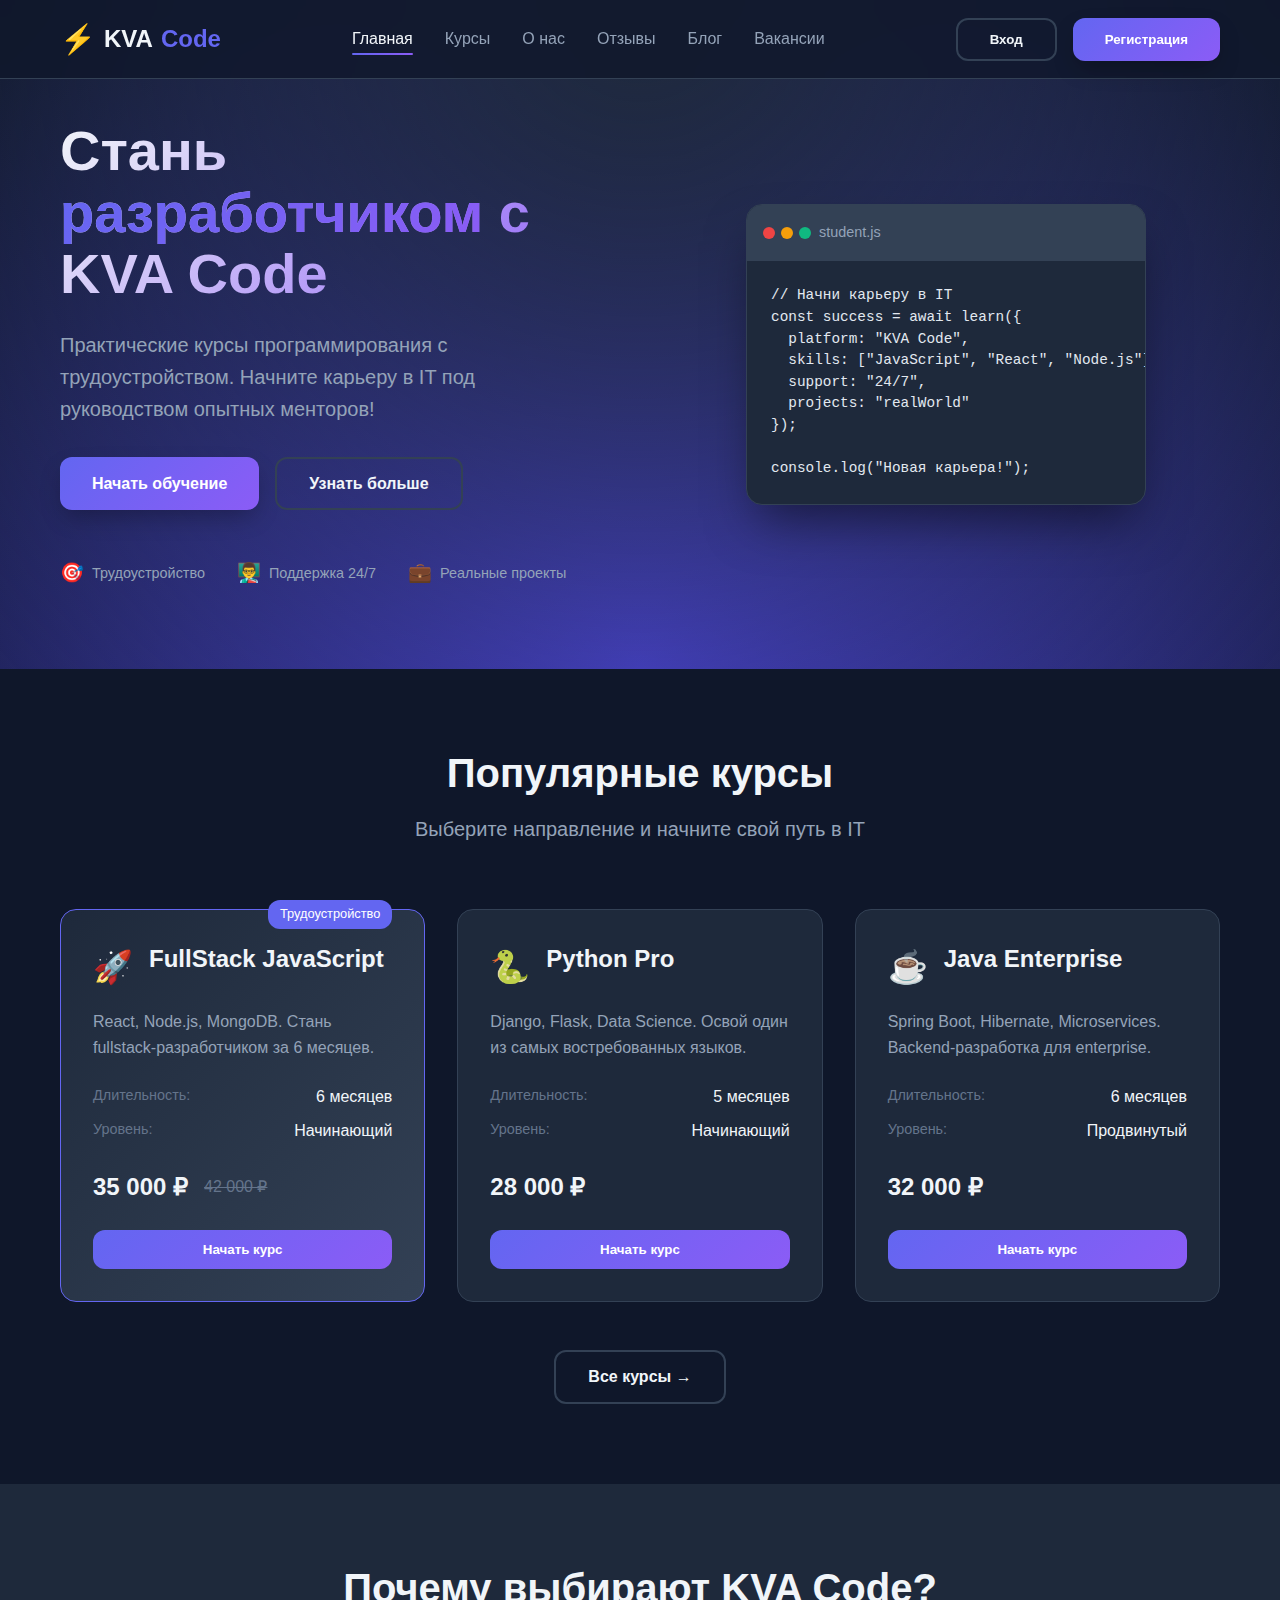
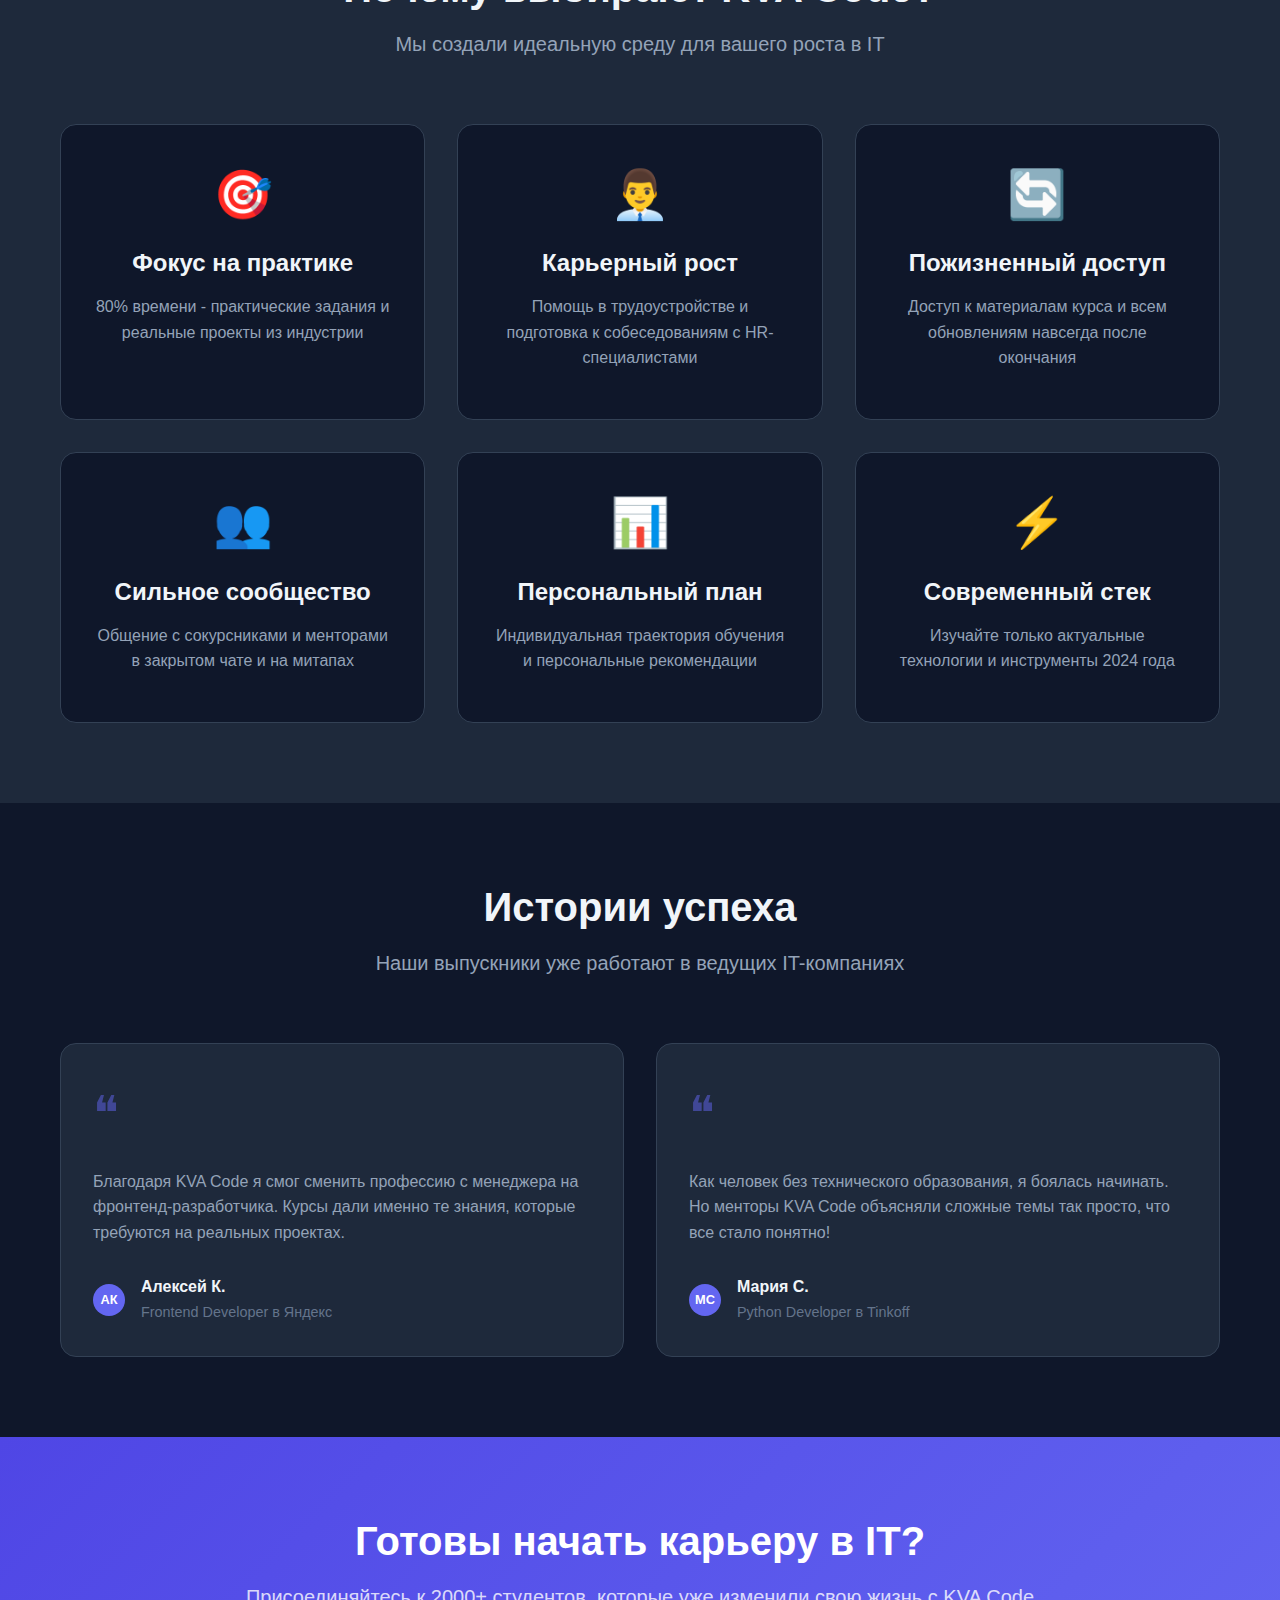
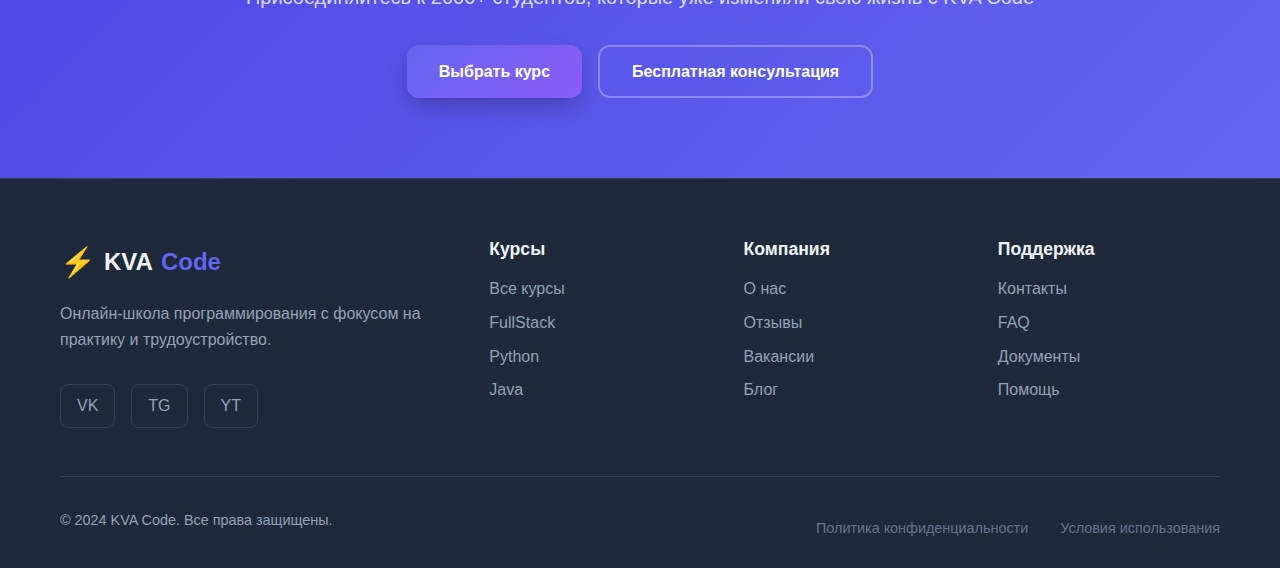
<file: проект/index.html>
<!DOCTYPE html>
<html lang="ru">
<head>
    <meta charset="UTF-8">
    <meta name="viewport" content="width=device-width, initial-scale=1.0">
    <title>KVA Code - Онлайн-обучение программированию</title>
    <link rel="stylesheet" href="style.css">
</head>
<body>
    <header>
        <div class="container">
            <div class="header-content">
                <div class="logo">
                    <div class="logo-icon">⚡</div>
                    KVA<span>Code</span>
                </div>
                <nav>
                    <ul>
                        <li><a href="index.html" class="active">Главная</a></li>
                        <li><a href="courses.html">Курсы</a></li>
                        <li><a href="about.html">О нас</a></li>
                        <li><a href="reviews.html">Отзывы</a></li>
                        <li><a href="blog.html">Блог</a></li>
                        <li><a href="vacancies.html">Вакансии</a></li>
                    </ul>
                </nav>
                <div class="auth-buttons">
                    <button id="loginBtn" class="btn-outline">Вход</button>
                    <button id="registerBtn" class="btn-primary">Регистрация</button>
                </div>
                <div class="mobile-menu-btn">
                    <span></span>
                    <span></span>
                    <span></span>
                </div>
            </div>
        </div>
    </header>

    <section class="hero">
        <div class="container">
            <div class="hero-content">
                <div class="hero-text">
                    <h1>Стань <span class="gradient-text">разработчиком</span> с KVA Code</h1>
                    <p>Практические курсы программирования с трудоустройством. Начните карьеру в IT под руководством опытных менторов!</p>
                    <div class="hero-buttons">
                        <a href="courses.html" class="btn-primary">Начать обучение</a>
                        <a href="#features" class="btn-outline">Узнать больше</a>
                    </div>
                    <div class="hero-features">
                        <div class="feature">
                            <div class="feature-icon">🎯</div>
                            <span>Трудоустройство</span>
                        </div>
                        <div class="feature">
                            <div class="feature-icon">👨‍🏫</div>
                            <span>Поддержка 24/7</span>
                        </div>
                        <div class="feature">
                            <div class="feature-icon">💼</div>
                            <span>Реальные проекты</span>
                        </div>
                    </div>
                </div>
                <div class="hero-visual">
                    <div class="code-window">
                        <div class="window-header">
                            <div class="window-dots">
                                <span></span>
                                <span></span>
                                <span></span>
                            </div>
                            <span class="window-title">student.js</span>
                        </div>
                        <div class="code-content">
                            <pre><code>// Начни карьеру в IT
const success = await learn({
  platform: "KVA Code",
  skills: ["JavaScript", "React", "Node.js"],
  support: "24/7",
  projects: "realWorld"
});

console.log("Новая карьера!");</code></pre>
                        </div>
                    </div>
                </div>
            </div>
        </div>
    </section>

    <section class="courses-preview" id="courses">
        <div class="container">
            <div class="section-header">
                <h2>Популярные курсы</h2>
                <p>Выберите направление и начните свой путь в IT</p>
            </div>
            <div class="courses-grid">
                <div class="course-card featured">
                    <div class="course-badge">Трудоустройство</div>
                    <div class="course-header">
                        <div class="course-icon">🚀</div>
                        <h3>FullStack JavaScript</h3>
                    </div>
                    <p>React, Node.js, MongoDB. Стань fullstack-разработчиком за 6 месяцев.</p>
                    <div class="course-meta">
                        <div class="meta-item">
                            <span class="meta-label">Длительность:</span>
                            <span class="meta-value">6 месяцев</span>
                        </div>
                        <div class="meta-item">
                            <span class="meta-label">Уровень:</span>
                            <span class="meta-value">Начинающий</span>
                        </div>
                    </div>
                    <div class="course-price">
                        <span class="price">35 000 ₽</span>
                        <span class="price-old">42 000 ₽</span>
                    </div>
                    <button class="btn-course">Начать курс</button>
                </div>

                <div class="course-card">
                    <div class="course-header">
                        <div class="course-icon">🐍</div>
                        <h3>Python Pro</h3>
                    </div>
                    <p>Django, Flask, Data Science. Освой один из самых востребованных языков.</p>
                    <div class="course-meta">
                        <div class="meta-item">
                            <span class="meta-label">Длительность:</span>
                            <span class="meta-value">5 месяцев</span>
                        </div>
                        <div class="meta-item">
                            <span class="meta-label">Уровень:</span>
                            <span class="meta-value">Начинающий</span>
                        </div>
                    </div>
                    <div class="course-price">
                        <span class="price">28 000 ₽</span>
                    </div>
                    <button class="btn-course">Начать курс</button>
                </div>

                <div class="course-card">
                    <div class="course-header">
                        <div class="course-icon">☕</div>
                        <h3>Java Enterprise</h3>
                    </div>
                    <p>Spring Boot, Hibernate, Microservices. Backend-разработка для enterprise.</p>
                    <div class="course-meta">
                        <div class="meta-item">
                            <span class="meta-label">Длительность:</span>
                            <span class="meta-value">6 месяцев</span>
                        </div>
                        <div class="meta-item">
                            <span class="meta-label">Уровень:</span>
                            <span class="meta-value">Продвинутый</span>
                        </div>
                    </div>
                    <div class="course-price">
                        <span class="price">32 000 ₽</span>
                    </div>
                    <button class="btn-course">Начать курс</button>
                </div>
            </div>
            <div class="section-footer">
                <a href="courses.html" class="btn-outline">Все курсы →</a>
            </div>
        </div>
    </section>

    <section class="features" id="features">
        <div class="container">
            <div class="section-header">
                <h2>Почему выбирают KVA Code?</h2>
                <p>Мы создали идеальную среду для вашего роста в IT</p>
            </div>
            <div class="features-grid">
                <div class="feature-card">
                    <div class="feature-icon">🎯</div>
                    <h3>Фокус на практике</h3>
                    <p>80% времени - практические задания и реальные проекты из индустрии</p>
                </div>
                <div class="feature-card">
                    <div class="feature-icon">👨‍💼</div>
                    <h3>Карьерный рост</h3>
                    <p>Помощь в трудоустройстве и подготовка к собеседованиям с HR-специалистами</p>
                </div>
                <div class="feature-card">
                    <div class="feature-icon">🔄</div>
                    <h3>Пожизненный доступ</h3>
                    <p>Доступ к материалам курса и всем обновлениям навсегда после окончания</p>
                </div>
                <div class="feature-card">
                    <div class="feature-icon">👥</div>
                    <h3>Сильное сообщество</h3>
                    <p>Общение с сокурсниками и менторами в закрытом чате и на митапах</p>
                </div>
                <div class="feature-card">
                    <div class="feature-icon">📊</div>
                    <h3>Персональный план</h3>
                    <p>Индивидуальная траектория обучения и персональные рекомендации</p>
                </div>
                <div class="feature-card">
                    <div class="feature-icon">⚡</div>
                    <h3>Современный стек</h3>
                    <p>Изучайте только актуальные технологии и инструменты 2024 года</p>
                </div>
            </div>
        </div>
    </section>

    <section class="testimonials">
        <div class="container">
            <div class="section-header">
                <h2>Истории успеха</h2>
                <p>Наши выпускники уже работают в ведущих IT-компаниях</p>
            </div>
            <div class="testimonials-grid">
                <div class="testimonial-card">
                    <div class="testimonial-content">
                        <div class="quote-icon">❝</div>
                        <p>Благодаря KVA Code я смог сменить профессию с менеджера на фронтенд-разработчика. Курсы дали именно те знания, которые требуются на реальных проектах.</p>
                    </div>
                    <div class="testimonial-author">
                        <div class="author-avatar">АК</div>
                        <div class="author-info">
                            <h4>Алексей К.</h4>
                            <p>Frontend Developer в Яндекс</p>
                        </div>
                    </div>
                </div>
                <div class="testimonial-card">
                    <div class="testimonial-content">
                        <div class="quote-icon">❝</div>
                        <p>Как человек без технического образования, я боялась начинать. Но менторы KVA Code объясняли сложные темы так просто, что все стало понятно!</p>
                    </div>
                    <div class="testimonial-author">
                        <div class="author-avatar">МС</div>
                        <div class="author-info">
                            <h4>Мария С.</h4>
                            <p>Python Developer в Tinkoff</p>
                        </div>
                    </div>
                </div>
            </div>
        </div>
    </section>

    <section class="cta">
        <div class="container">
            <div class="cta-content">
                <h2>Готовы начать карьеру в IT?</h2>
                <p>Присоединяйтесь к 2000+ студентов, которые уже изменили свою жизнь с KVA Code</p>
                <div class="cta-buttons">
                    <a href="courses.html" class="btn-primary">Выбрать курс</a>
                    <a href="contact.html" class="btn-outline">Бесплатная консультация</a>
                </div>
            </div>
        </div>
    </section>

    <footer>
        <div class="container">
            <div class="footer-content">
                <div class="footer-brand">
                    <div class="logo">
                        <div class="logo-icon">⚡</div>
                        KVA<span>Code</span>
                    </div>
                    <p>Онлайн-школа программирования с фокусом на практику и трудоустройство.</p>
                    <div class="social-links">
                        <a href="#" class="social-link">VK</a>
                        <a href="#" class="social-link">TG</a>
                        <a href="#" class="social-link">YT</a>
                    </div>
                </div>
                <div class="footer-links">
                    <div class="link-group">
                        <h3>Курсы</h3>
                        <a href="courses.html">Все курсы</a>
                        <a href="#">FullStack</a>
                        <a href="#">Python</a>
                        <a href="#">Java</a>
                    </div>
                    <div class="link-group">
                        <h3>Компания</h3>
                        <a href="about.html">О нас</a>
                        <a href="reviews.html">Отзывы</a>
                        <a href="vacancies.html">Вакансии</a>
                        <a href="blog.html">Блог</a>
                    </div>
                    <div class="link-group">
                        <h3>Поддержка</h3>
                        <a href="contact.html">Контакты</a>
                        <a href="faq.html">FAQ</a>
                        <a href="documents.html">Документы</a>
                        <a href="help.html">Помощь</a>
                    </div>
                </div>
            </div>
            <div class="footer-bottom">
                <p>&copy; 2024 KVA Code. Все права защищены.</p>
                <div class="footer-legal">
                    <a href="#">Политика конфиденциальности</a>
                    <a href="#">Условия использования</a>
                </div>
            </div>
        </div>
    </footer>

    <script src="script.js"></script>
</body>
</html>
</file>
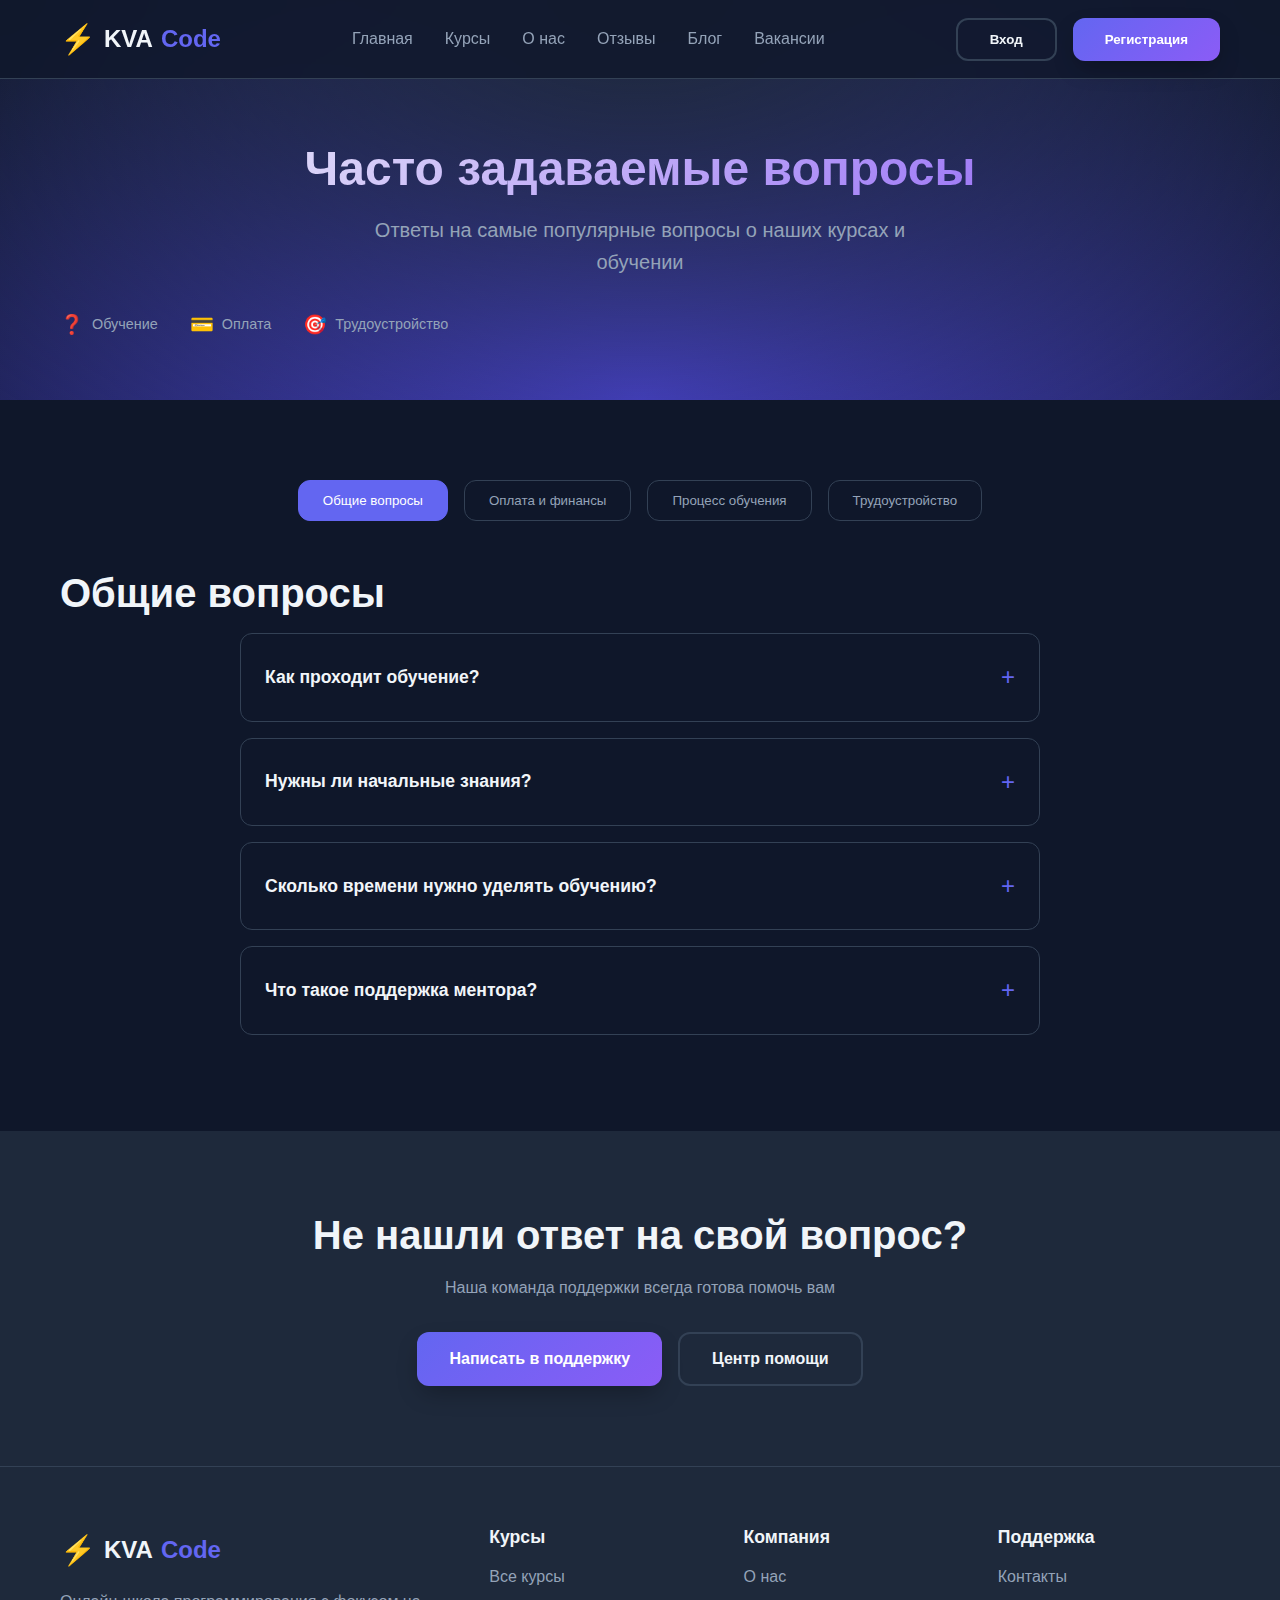
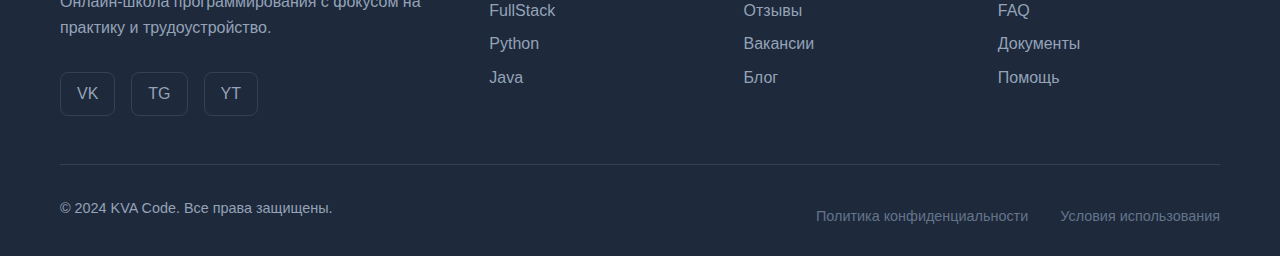
<file: проект/ faq.html>
<!DOCTYPE html>
<html lang="ru">
<head>
    <meta charset="UTF-8">
    <meta name="viewport" content="width=device-width, initial-scale=1.0">
    <title>FAQ - KVA Code</title>
    <link rel="stylesheet" href="style.css">
</head>
<body>
    <header>
        <div class="container">
            <div class="header-content">
                <div class="logo">
                    <div class="logo-icon">⚡</div>
                    KVA<span>Code</span>
                </div>
                <nav>
                    <ul>
                        <li><a href="index.html">Главная</a></li>
                        <li><a href="courses.html">Курсы</a></li>
                        <li><a href="about.html">О нас</a></li>
                        <li><a href="reviews.html">Отзывы</a></li>
                        <li><a href="blog.html">Блог</a></li>
                        <li><a href="vacancies.html">Вакансии</a></li>
                    </ul>
                </nav>
                <div class="auth-buttons">
                    <button id="loginBtn" class="btn-outline">Вход</button>
                    <button id="registerBtn" class="btn-primary">Регистрация</button>
                </div>
                <div class="mobile-menu-btn">
                    <span></span>
                    <span></span>
                    <span></span>
                </div>
            </div>
        </div>
    </header>

    <section class="page-hero">
        <div class="container">
            <div class="page-hero-content">
                <h1>Часто задаваемые вопросы</h1>
                <p>Ответы на самые популярные вопросы о наших курсах и обучении</p>
                <div class="hero-features">
                    <div class="feature">
                        <div class="feature-icon">❓</div>
                        <span>Обучение</span>
                    </div>
                    <div class="feature">
                        <div class="feature-icon">💳</div>
                        <span>Оплата</span>
                    </div>
                    <div class="feature">
                        <div class="feature-icon">🎯</div>
                        <span>Трудоустройство</span>
                    </div>
                </div>
            </div>
        </div>
    </section>

    <section class="faq-main">
        <div class="container">
            <div class="faq-categories">
                <button class="faq-category-btn active" data-category="general">Общие вопросы</button>
                <button class="faq-category-btn" data-category="payment">Оплата и финансы</button>
                <button class="faq-category-btn" data-category="learning">Процесс обучения</button>
                <button class="faq-category-btn" data-category="career">Трудоустройство</button>
            </div>

            <div class="faq-content">
                <div class="faq-section active" id="general">
                    <h2>Общие вопросы</h2>
                    <div class="faq-grid">
                        <div class="faq-item">
                            <div class="faq-question">
                                <h3>Как проходит обучение?</h3>
                                <span class="faq-toggle">+</span>
                            </div>
                            <div class="faq-answer">
                                <p>Обучение состоит из видео-уроков, практических заданий, проектов и еженедельных встреч с ментором. Все материалы доступны 24/7 в личном кабинете. Вы изучаете теорию, выполняете практические задания, получаете обратную связь от ментора и работаете над реальными проектами.</p>
                            </div>
                        </div>

                        <div class="faq-item">
                            <div class="faq-question">
                                <h3>Нужны ли начальные знания?</h3>
                                <span class="faq-toggle">+</span>
                            </div>
                            <div class="faq-answer">
                                <p>Большинство наших курсов рассчитаны на начинающих. Для продвинутых курсов мы указываем необходимые требования. Рекомендуем начать с бесплатных вводных уроков, чтобы оценить свой уровень и понять, подходит ли вам курс.</p>
                            </div>
                        </div>

                        <div class="faq-item">
                            <div class="faq-question">
                                <h3>Сколько времени нужно уделять обучению?</h3>
                                <span class="faq-toggle">+</span>
                            </div>
                            <div class="faq-answer">
                                <p>Рекомендуем уделять 10-15 часов в неделю для комфортного прохождения курса. Однако вы можете учиться в своем темпе - все материалы доступны круглосуточно. Средняя продолжительность курсов - 4-6 месяцев.</p>
                            </div>
                        </div>

                        <div class="faq-item">
                            <div class="faq-question">
                                <h3>Что такое поддержка ментора?</h3>
                                <span class="faq-toggle">+</span>
                            </div>
                            <div class="faq-answer">
                                <p>Каждому студенту назначается персональный ментор - опытный разработчик, который помогает на протяжении всего обучения. Ментор проверяет задания, отвечает на вопросы, проводит код-ревью и помогает с решением сложных задач. Поддержка доступна 24/7 в чате.</p>
                            </div>
                        </div>
                    </div>
                </div>

                <div class="faq-section" id="payment">
                    <h2>Оплата и финансы</h2>
                    <div class="faq-grid">
                        <div class="faq-item">
                            <div class="faq-question">
                                <h3>Можно ли оплатить курс в рассрочку?</h3>
                                <span class="faq-toggle">+</span>
                            </div>
                            <div class="faq-answer">
                                <p>Да, мы предоставляем рассрочку на 6-12 месяцев без первоначального взноса через наших партнеров. Подробности уточняйте у менеджера. Также доступна оплата частями для корпоративных клиентов.</p>
                            </div>
                        </div>

                        <div class="faq-item">
                            <div class="faq-question">
                                <h3>Есть ли скидки?</h3>
                                <span class="faq-toggle">+</span>
                            </div>
                            <div class="faq-answer">
                                <p>Да, мы регулярно проводим акции и предоставляем скидки студентам, выпускникам и корпоративным клиентам. Также действуют скидки при ранней записи на курс и при покупке нескольких курсов одновременно.</p>
                            </div>
                        </div>

                        <div class="faq-item">
                            <div class="faq-question">
                                <h3>Можно ли вернуть деньги?</h3>
                                <span class="faq-toggle">+</span>
                            </div>
                            <div class="faq-answer">
                                <p>Да, мы предоставляем 14-дневную гарантию возврата средств, если курс не подошел вам по каким-либо причинам. Для возврата необходимо написать в поддержку в течение 14 дней с момента оплаты.</p>
                            </div>
                        </div>
                    </div>
                </div>

                <div class="faq-section" id="learning">
                    <h2>Процесс обучения</h2>
                    <div class="faq-grid">
                        <div class="faq-item">
                            <div class="faq-question">
                                <h3>Какие проекты мы делаем во время обучения?</h3>
                                <span class="faq-toggle">+</span>
                            </div>
                            <div class="faq-answer">
                                <p>Вы будете работать над реальными проектами, которые потом можно добавить в портфолио. Например: веб-приложения, мобильные приложения, бэкенд-системы, дашборды. Все проекты максимально приближены к реальным коммерческим задачам.</p>
                            </div>
                        </div>

                        <div class="faq-item">
                            <div class="faq-question">
                                <h3>Как проходит проверка заданий?</h3>
                                <span class="faq-toggle">+</span>
                            </div>
                            <div class="faq-answer">
                                <p>Каждое задание проверяется вашим ментором в течение 24 часов. Вы получаете подробный фидбек с рекомендациями по улучшению кода. Для проектов проводится полноценное код-ревью, как в реальных IT-компаниях.</p>
                            </div>
                        </div>
                    </div>
                </div>

                <div class="faq-section" id="career">
                    <h2>Трудоустройство</h2>
                    <div class="faq-grid">
                        <div class="faq-item">
                            <div class="faq-question">
                                <h3>Есть ли гарантия трудоустройства?</h3>
                                <span class="faq-toggle">+</span>
                            </div>
                            <div class="faq-answer">
                                <p>Мы гарантируем помощь в трудоустройстве: подготовку к собеседованиям, доступ к вакансиям партнеров и карьерные консультации. 85% наших выпускников находят работу в IT в течение 3 месяцев после окончания курсов. Мы помогаем с составлением резюме, готовим к техническим собеседованиям и предоставляем доступ к базе вакансий наших партнеров.</p>
                            </div>
                        </div>

                        <div class="faq-item">
                            <div class="faq-question">
                                <h3>С какими компаниями вы сотрудничаете?</h3>
                                <span class="faq-toggle">+</span>
                            </div>
                            <div class="faq-answer">
                                <p>Мы сотрудничаем с 50+ IT-компаниями, включая Яндекс, Tinkoff, Ozon, VK, Сбер и многие другие. Наши партнеры регулярно просматривают портфолио выпускников и приглашают на собеседования.</p>
                            </div>
                        </div>
                    </div>
                </div>
            </div>
        </div>
    </section>

    <section class="contact-support">
        <div class="container">
            <div class="support-content">
                <h2>Не нашли ответ на свой вопрос?</h2>
                <p>Наша команда поддержки всегда готова помочь вам</p>
                <div class="support-buttons">
                    <a href="contact.html" class="btn-primary">Написать в поддержку</a>
                    <a href="help.html" class="btn-outline">Центр помощи</a>
                </div>
            </div>
        </div>
    </section>

    <footer>
        <div class="container">
            <div class="footer-content">
                <div class="footer-brand">
                    <div class="logo">
                        <div class="logo-icon">⚡</div>
                        KVA<span>Code</span>
                    </div>
                    <p>Онлайн-школа программирования с фокусом на практику и трудоустройство.</p>
                    <div class="social-links">
                        <a href="#" class="social-link">VK</a>
                        <a href="#" class="social-link">TG</a>
                        <a href="#" class="social-link">YT</a>
                    </div>
                </div>
                <div class="footer-links">
                    <div class="link-group">
                        <h3>Курсы</h3>
                        <a href="courses.html">Все курсы</a>
                        <a href="#">FullStack</a>
                        <a href="#">Python</a>
                        <a href="#">Java</a>
                    </div>
                    <div class="link-group">
                        <h3>Компания</h3>
                        <a href="about.html">О нас</a>
                        <a href="reviews.html">Отзывы</a>
                        <a href="vacancies.html">Вакансии</a>
                        <a href="blog.html">Блог</a>
                    </div>
                    <div class="link-group">
                        <h3>Поддержка</h3>
                        <a href="contact.html">Контакты</a>
                        <a href="faq.html">FAQ</a>
                        <a href="documents.html">Документы</a>
                        <a href="help.html">Помощь</a>
                    </div>
                </div>
            </div>
            <div class="footer-bottom">
                <p>&copy; 2024 KVA Code. Все права защищены.</p>
                <div class="footer-legal">
                    <a href="#">Политика конфиденциальности</a>
                    <a href="#">Условия использования</a>
                </div>
            </div>
        </div>
    </footer>

    <script src="script.js"></script>
</body>
</html>
</file>
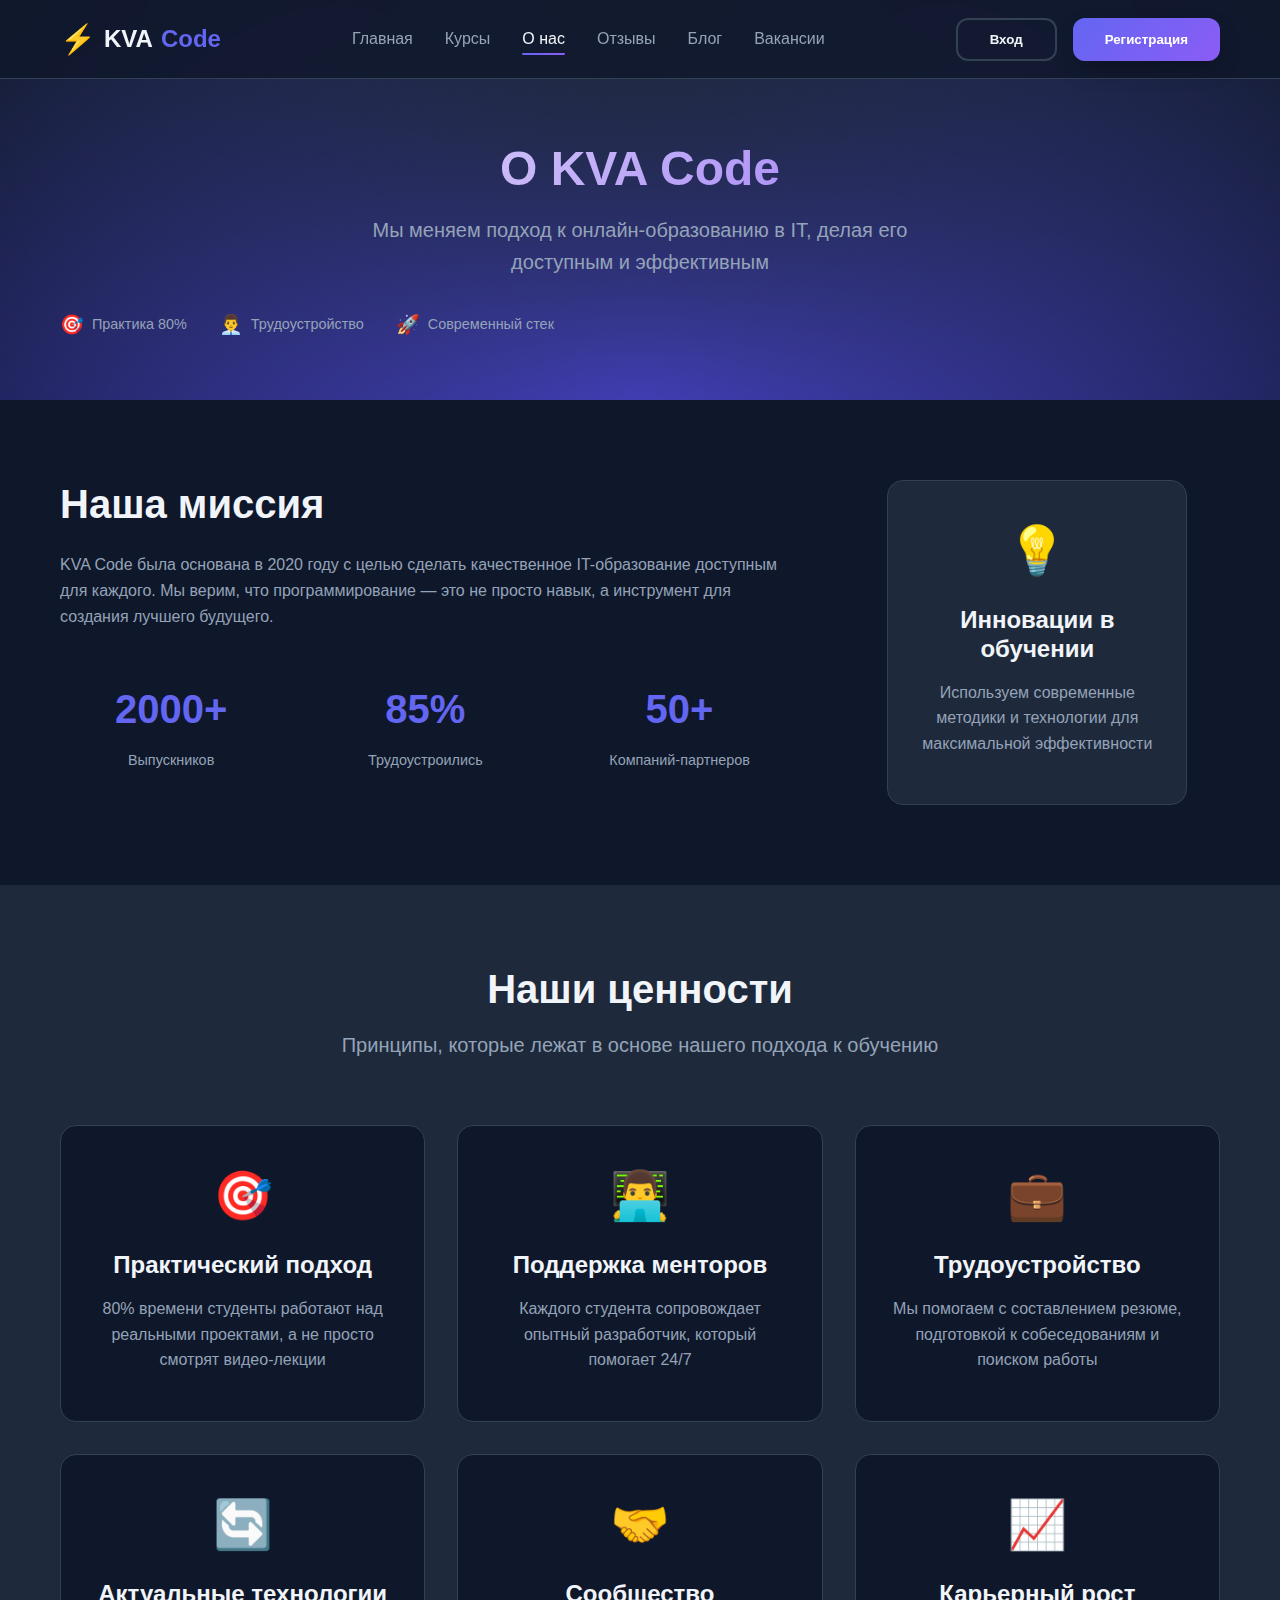
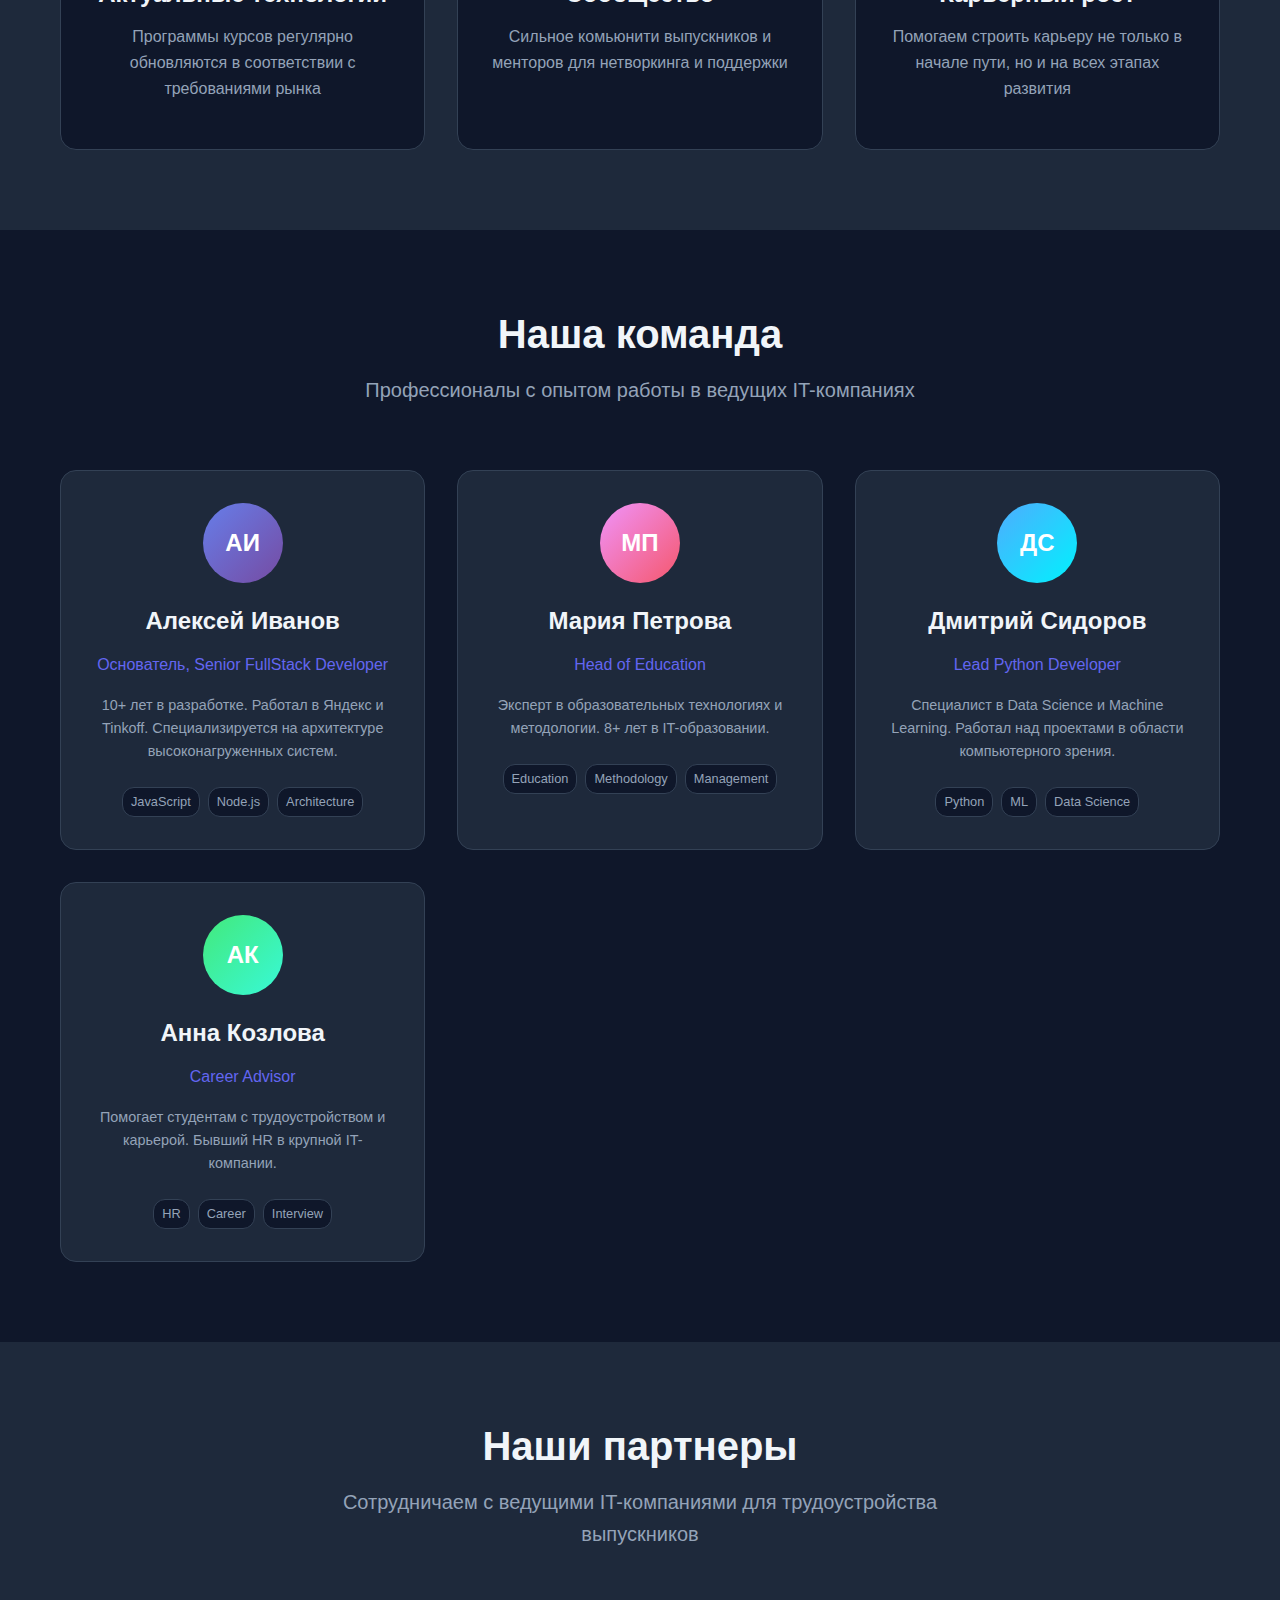
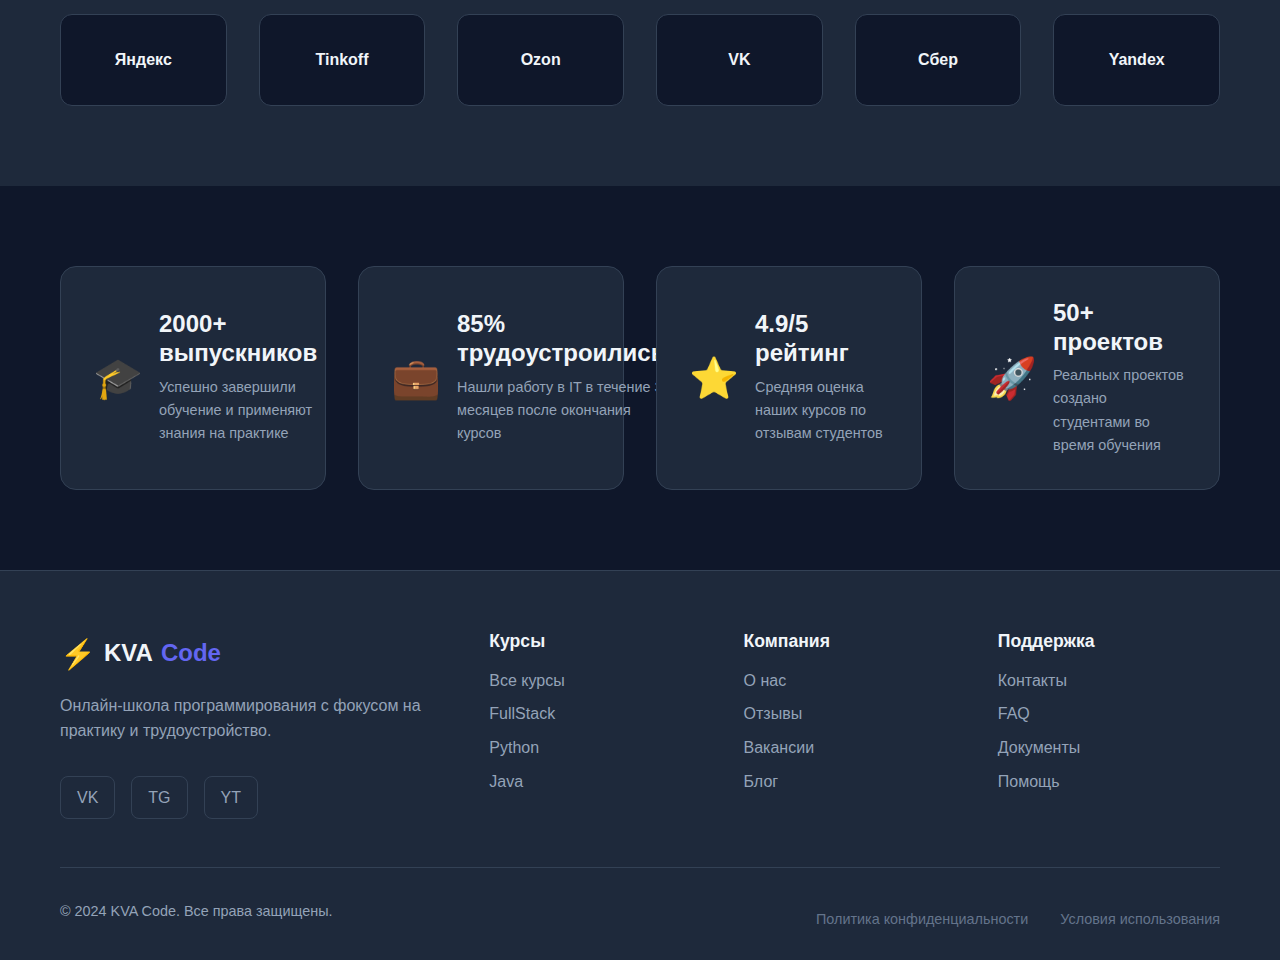
<file: проект/about.html>
<!DOCTYPE html>
<html lang="ru">
<head>
    <meta charset="UTF-8">
    <meta name="viewport" content="width=device-width, initial-scale=1.0">
    <title>О нас - KVA Code</title>
    <link rel="stylesheet" href="style.css">
</head>
<body>
    <header>
        <div class="container">
            <div class="header-content">
                <div class="logo">
                    <div class="logo-icon">⚡</div>
                    KVA<span>Code</span>
                </div>
                <nav>
                    <ul>
                        <li><a href="index.html">Главная</a></li>
                        <li><a href="courses.html">Курсы</a></li>
                        <li><a href="about.html" class="active">О нас</a></li>
                        <li><a href="reviews.html">Отзывы</a></li>
                        <li><a href="blog.html">Блог</a></li>
                        <li><a href="vacancies.html">Вакансии</a></li>
                    </ul>
                </nav>
                <div class="auth-buttons">
                    <button id="loginBtn" class="btn-outline">Вход</button>
                    <button id="registerBtn" class="btn-primary">Регистрация</button>
                </div>
                <div class="mobile-menu-btn">
                    <span></span>
                    <span></span>
                    <span></span>
                </div>
            </div>
        </div>
    </header>

    <section class="page-hero">
        <div class="container">
            <div class="page-hero-content">
                <h1>О KVA Code</h1>
                <p>Мы меняем подход к онлайн-образованию в IT, делая его доступным и эффективным</p>
                <div class="hero-features">
                    <div class="feature">
                        <div class="feature-icon">🎯</div>
                        <span>Практика 80%</span>
                    </div>
                    <div class="feature">
                        <div class="feature-icon">👨‍💼</div>
                        <span>Трудоустройство</span>
                    </div>
                    <div class="feature">
                        <div class="feature-icon">🚀</div>
                        <span>Современный стек</span>
                    </div>
                </div>
            </div>
        </div>
    </section>

    <section class="about-mission">
        <div class="container">
            <div class="mission-grid">
                <div class="mission-content">
                    <h2>Наша миссия</h2>
                    <p>KVA Code была основана в 2020 году с целью сделать качественное IT-образование доступным для каждого. Мы верим, что программирование — это не просто навык, а инструмент для создания лучшего будущего.</p>

                    <div class="mission-stats">
                        <div class="mission-stat">
                            <div class="stat-number">2000+</div>
                            <div class="stat-label">Выпускников</div>
                        </div>
                        <div class="mission-stat">
                            <div class="stat-number">85%</div>
                            <div class="stat-label">Трудоустроились</div>
                        </div>
                        <div class="mission-stat">
                            <div class="stat-number">50+</div>
                            <div class="stat-label">Компаний-партнеров</div>
                        </div>
                    </div>
                </div>
                <div class="mission-visual">
                    <div class="visual-card">
                        <div class="visual-icon">💡</div>
                        <h3>Инновации в обучении</h3>
                        <p>Используем современные методики и технологии для максимальной эффективности</p>
                    </div>
                </div>
            </div>
        </div>
    </section>

    <section class="values">
        <div class="container">
            <div class="section-header">
                <h2>Наши ценности</h2>
                <p>Принципы, которые лежат в основе нашего подхода к обучению</p>
            </div>
            <div class="values-grid">
                <div class="value-card">
                    <div class="value-icon">🎯</div>
                    <h3>Практический подход</h3>
                    <p>80% времени студенты работают над реальными проектами, а не просто смотрят видео-лекции</p>
                </div>
                <div class="value-card">
                    <div class="value-icon">👨‍💻</div>
                    <h3>Поддержка менторов</h3>
                    <p>Каждого студента сопровождает опытный разработчик, который помогает 24/7</p>
                </div>
                <div class="value-card">
                    <div class="value-icon">💼</div>
                    <h3>Трудоустройство</h3>
                    <p>Мы помогаем с составлением резюме, подготовкой к собеседованиям и поиском работы</p>
                </div>
                <div class="value-card">
                    <div class="value-icon">🔄</div>
                    <h3>Актуальные технологии</h3>
                    <p>Программы курсов регулярно обновляются в соответствии с требованиями рынка</p>
                </div>
                <div class="value-card">
                    <div class="value-icon">🤝</div>
                    <h3>Сообщество</h3>
                    <p>Сильное комьюнити выпускников и менторов для нетворкинга и поддержки</p>
                </div>
                <div class="value-card">
                    <div class="value-icon">📈</div>
                    <h3>Карьерный рост</h3>
                    <p>Помогаем строить карьеру не только в начале пути, но и на всех этапах развития</p>
                </div>
            </div>
        </div>
    </section>

    <section class="team">
        <div class="container">
            <div class="section-header">
                <h2>Наша команда</h2>
                <p>Профессионалы с опытом работы в ведущих IT-компаниях</p>
            </div>
            <div class="team-grid">
                <div class="team-member">
                    <div class="member-avatar">
                        <div class="avatar-image" style="background: linear-gradient(135deg, #667eea, #764ba2);">АИ</div>
                    </div>
                    <h3>Алексей Иванов</h3>
                    <p class="member-role">Основатель, Senior FullStack Developer</p>
                    <p class="member-bio">10+ лет в разработке. Работал в Яндекс и Tinkoff. Специализируется на архитектуре высоконагруженных систем.</p>
                    <div class="member-skills">
                        <span class="skill">JavaScript</span>
                        <span class="skill">Node.js</span>
                        <span class="skill">Architecture</span>
                    </div>
                </div>
                <div class="team-member">
                    <div class="member-avatar">
                        <div class="avatar-image" style="background: linear-gradient(135deg, #f093fb, #f5576c);">МП</div>
                    </div>
                    <h3>Мария Петрова</h3>
                    <p class="member-role">Head of Education</p>
                    <p class="member-bio">Эксперт в образовательных технологиях и методологии. 8+ лет в IT-образовании.</p>
                    <div class="member-skills">
                        <span class="skill">Education</span>
                        <span class="skill">Methodology</span>
                        <span class="skill">Management</span>
                    </div>
                </div>
                <div class="team-member">
                    <div class="member-avatar">
                        <div class="avatar-image" style="background: linear-gradient(135deg, #4facfe, #00f2fe);">ДС</div>
                    </div>
                    <h3>Дмитрий Сидоров</h3>
                    <p class="member-role">Lead Python Developer</p>
                    <p class="member-bio">Специалист в Data Science и Machine Learning. Работал над проектами в области компьютерного зрения.</p>
                    <div class="member-skills">
                        <span class="skill">Python</span>
                        <span class="skill">ML</span>
                        <span class="skill">Data Science</span>
                    </div>
                </div>
                <div class="team-member">
                    <div class="member-avatar">
                        <div class="avatar-image" style="background: linear-gradient(135deg, #43e97b, #38f9d7);">АК</div>
                    </div>
                    <h3>Анна Козлова</h3>
                    <p class="member-role">Career Advisor</p>
                    <p class="member-bio">Помогает студентам с трудоустройством и карьерой. Бывший HR в крупной IT-компании.</p>
                    <div class="member-skills">
                        <span class="skill">HR</span>
                        <span class="skill">Career</span>
                        <span class="skill">Interview</span>
                    </div>
                </div>
            </div>
        </div>
    </section>

    <section class="partners">
        <div class="container">
            <div class="section-header">
                <h2>Наши партнеры</h2>
                <p>Сотрудничаем с ведущими IT-компаниями для трудоустройства выпускников</p>
            </div>
            <div class="partners-grid">
                <div class="partner-logo">Яндекс</div>
                <div class="partner-logo">Tinkoff</div>
                <div class="partner-logo">Ozon</div>
                <div class="partner-logo">VK</div>
                <div class="partner-logo">Сбер</div>
                <div class="partner-logo">Yandex</div>
            </div>
        </div>
    </section>

    <section class="achievements">
        <div class="container">
            <div class="achievements-grid">
                <div class="achievement-card">
                    <div class="achievement-icon">🎓</div>
                    <div class="achievement-content">
                        <h3>2000+ выпускников</h3>
                        <p>Успешно завершили обучение и применяют знания на практике</p>
                    </div>
                </div>
                <div class="achievement-card">
                    <div class="achievement-icon">💼</div>
                    <div class="achievement-content">
                        <h3>85% трудоустроились</h3>
                        <p>Нашли работу в IT в течение 3 месяцев после окончания курсов</p>
                    </div>
                </div>
                <div class="achievement-card">
                    <div class="achievement-icon">⭐</div>
                    <div class="achievement-content">
                        <h3>4.9/5 рейтинг</h3>
                        <p>Средняя оценка наших курсов по отзывам студентов</p>
                    </div>
                </div>
                <div class="achievement-card">
                    <div class="achievement-icon">🚀</div>
                    <div class="achievement-content">
                        <h3>50+ проектов</h3>
                        <p>Реальных проектов создано студентами во время обучения</p>
                    </div>
                </div>
            </div>
        </div>
    </section>

    <footer>
        <div class="container">
            <div class="footer-content">
                <div class="footer-brand">
                    <div class="logo">
                        <div class="logo-icon">⚡</div>
                        KVA<span>Code</span>
                    </div>
                    <p>Онлайн-школа программирования с фокусом на практику и трудоустройство.</p>
                    <div class="social-links">
                        <a href="#" class="social-link">VK</a>
                        <a href="#" class="social-link">TG</a>
                        <a href="#" class="social-link">YT</a>
                    </div>
                </div>
                <div class="footer-links">
                    <div class="link-group">
                        <h3>Курсы</h3>
                        <a href="courses.html">Все курсы</a>
                        <a href="#">FullStack</a>
                        <a href="#">Python</a>
                        <a href="#">Java</a>
                    </div>
                    <div class="link-group">
                        <h3>Компания</h3>
                        <a href="about.html">О нас</a>
                        <a href="reviews.html">Отзывы</a>
                        <a href="vacancies.html">Вакансии</a>
                        <a href="blog.html">Блог</a>
                    </div>
                    <div class="link-group">
                        <h3>Поддержка</h3>
                        <a href="contact.html">Контакты</a>
                        <a href="faq.html">FAQ</a>
                        <a href="documents.html">Документы</a>
                        <a href="help.html">Помощь</a>
                    </div>
                </div>
            </div>
            <div class="footer-bottom">
                <p>&copy; 2024 KVA Code. Все права защищены.</p>
                <div class="footer-legal">
                    <a href="#">Политика конфиденциальности</a>
                    <a href="#">Условия использования</a>
                </div>
            </div>
        </div>
    </footer>

    <script src="script.js"></script>
</body>
</html>
</file>
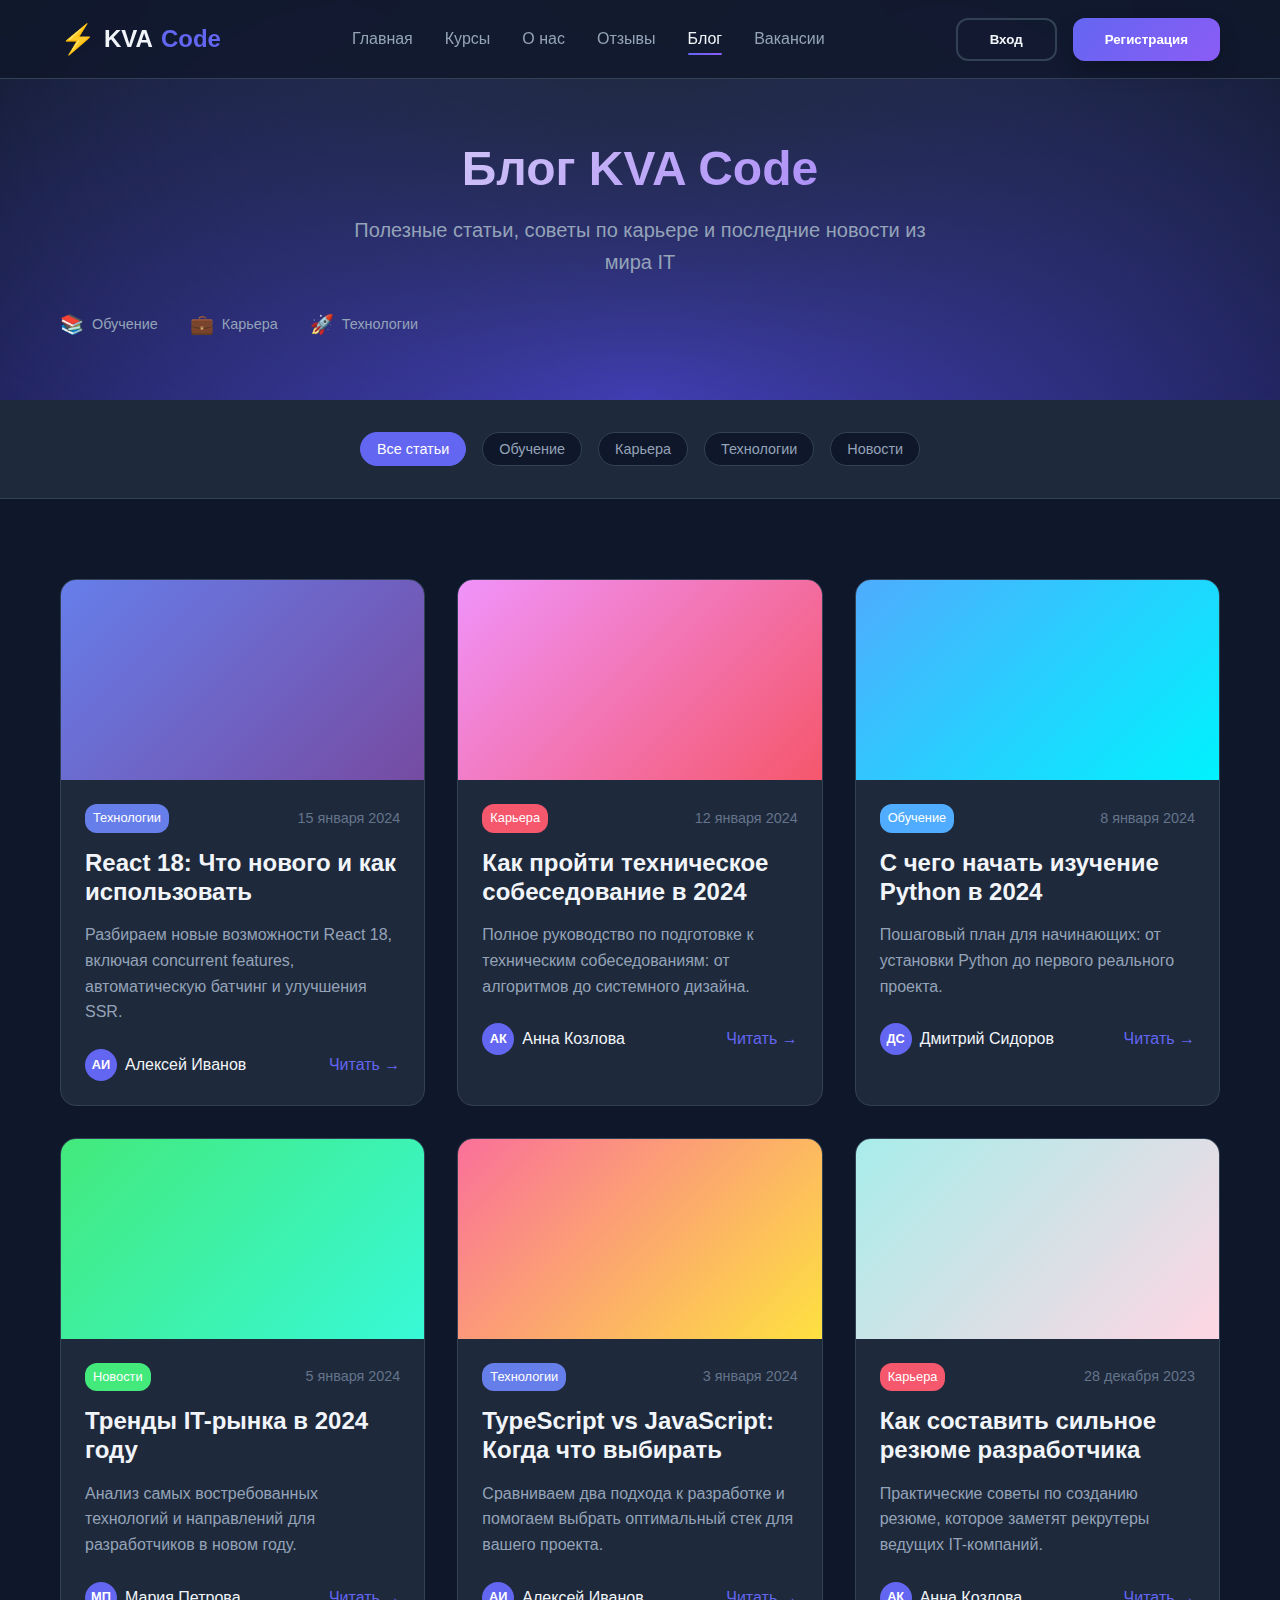
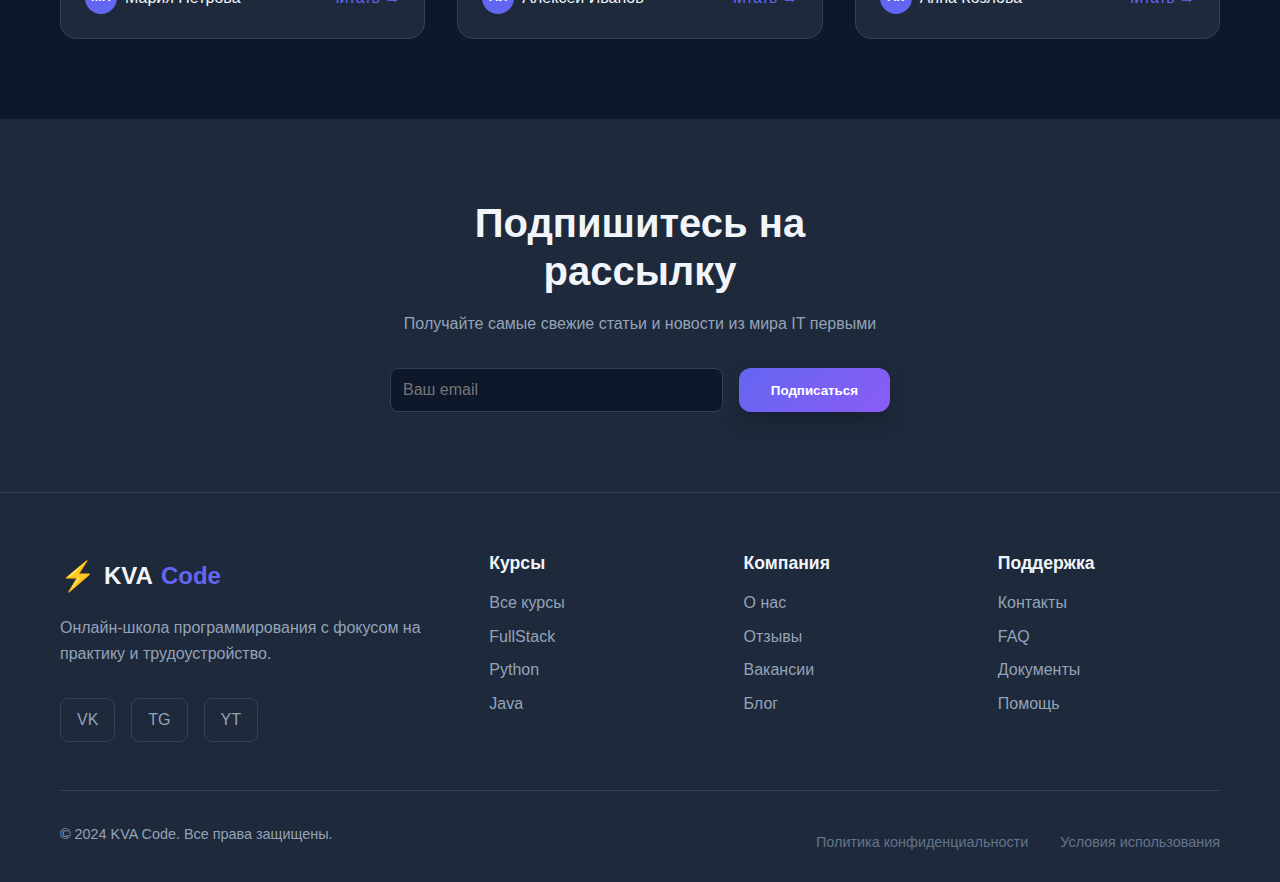
<file: проект/blog.html>
<!DOCTYPE html>
<html lang="ru">
<head>
    <meta charset="UTF-8">
    <meta name="viewport" content="width=device-width, initial-scale=1.0">
    <title>Блог - KVA Code</title>
    <link rel="stylesheet" href="style.css">
</head>
<body>
    <header>
        <div class="container">
            <div class="header-content">
                <div class="logo">
                    <div class="logo-icon">⚡</div>
                    KVA<span>Code</span>
                </div>
                <nav>
                    <ul>
                        <li><a href="index.html">Главная</a></li>
                        <li><a href="courses.html">Курсы</a></li>
                        <li><a href="about.html">О нас</a></li>
                        <li><a href="reviews.html">Отзывы</a></li>
                        <li><a href="blog.html" class="active">Блог</a></li>
                        <li><a href="vacancies.html">Вакансии</a></li>
                    </ul>
                </nav>
                <div class="auth-buttons">
                    <button id="loginBtn" class="btn-outline">Вход</button>
                    <button id="registerBtn" class="btn-primary">Регистрация</button>
                </div>
                <div class="mobile-menu-btn">
                    <span></span>
                    <span></span>
                    <span></span>
                </div>
            </div>
        </div>
    </header>

    <section class="page-hero">
        <div class="container">
            <div class="page-hero-content">
                <h1>Блог KVA Code</h1>
                <p>Полезные статьи, советы по карьере и последние новости из мира IT</p>
                <div class="hero-features">
                    <div class="feature">
                        <div class="feature-icon">📚</div>
                        <span>Обучение</span>
                    </div>
                    <div class="feature">
                        <div class="feature-icon">💼</div>
                        <span>Карьера</span>
                    </div>
                    <div class="feature">
                        <div class="feature-icon">🚀</div>
                        <span>Технологии</span>
                    </div>
                </div>
            </div>
        </div>
    </section>

    <section class="blog-categories">
        <div class="container">
            <div class="categories-filter">
                <button class="category-btn active" data-category="all">Все статьи</button>
                <button class="category-btn" data-category="learning">Обучение</button>
                <button class="category-btn" data-category="career">Карьера</button>
                <button class="category-btn" data-category="technology">Технологии</button>
                <button class="category-btn" data-category="news">Новости</button>
            </div>
        </div>
    </section>

    <section class="blog-posts">
        <div class="container">
            <div class="posts-grid">
                <article class="post-card" data-category="technology">
                    <div class="post-image">
                        <div class="image-placeholder" style="background: linear-gradient(135deg, #667eea, #764ba2);"></div>
                    </div>
                    <div class="post-content">
                        <div class="post-meta">
                            <span class="post-category technology">Технологии</span>
                            <span class="post-date">15 января 2024</span>
                        </div>
                        <h3><a href="#">React 18: Что нового и как использовать</a></h3>
                        <p>Разбираем новые возможности React 18, включая concurrent features, автоматическую батчинг и улучшения SSR.</p>
                        <div class="post-footer">
                            <div class="post-author">
                                <div class="author-avatar">АИ</div>
                                <span>Алексей Иванов</span>
                            </div>
                            <a href="#" class="read-more">Читать →</a>
                        </div>
                    </div>
                </article>

                <article class="post-card" data-category="career">
                    <div class="post-image">
                        <div class="image-placeholder" style="background: linear-gradient(135deg, #f093fb, #f5576c);"></div>
                    </div>
                    <div class="post-content">
                        <div class="post-meta">
                            <span class="post-category career">Карьера</span>
                            <span class="post-date">12 января 2024</span>
                        </div>
                        <h3><a href="#">Как пройти техническое собеседование в 2024</a></h3>
                        <p>Полное руководство по подготовке к техническим собеседованиям: от алгоритмов до системного дизайна.</p>
                        <div class="post-footer">
                            <div class="post-author">
                                <div class="author-avatar">АК</div>
                                <span>Анна Козлова</span>
                            </div>
                            <a href="#" class="read-more">Читать →</a>
                        </div>
                    </div>
                </article>

                <article class="post-card" data-category="learning">
                    <div class="post-image">
                        <div class="image-placeholder" style="background: linear-gradient(135deg, #4facfe, #00f2fe);"></div>
                    </div>
                    <div class="post-content">
                        <div class="post-meta">
                            <span class="post-category learning">Обучение</span>
                            <span class="post-date">8 января 2024</span>
                        </div>
                        <h3><a href="#">С чего начать изучение Python в 2024</a></h3>
                        <p>Пошаговый план для начинающих: от установки Python до первого реального проекта.</p>
                        <div class="post-footer">
                            <div class="post-author">
                                <div class="author-avatar">ДС</div>
                                <span>Дмитрий Сидоров</span>
                            </div>
                            <a href="#" class="read-more">Читать →</a>
                        </div>
                    </div>
                </article>

                <article class="post-card" data-category="news">
                    <div class="post-image">
                        <div class="image-placeholder" style="background: linear-gradient(135deg, #43e97b, #38f9d7);"></div>
                    </div>
                    <div class="post-content">
                        <div class="post-meta">
                            <span class="post-category news">Новости</span>
                            <span class="post-date">5 января 2024</span>
                        </div>
                        <h3><a href="#">Тренды IT-рынка в 2024 году</a></h3>
                        <p>Анализ самых востребованных технологий и направлений для разработчиков в новом году.</p>
                        <div class="post-footer">
                            <div class="post-author">
                                <div class="author-avatar">МП</div>
                                <span>Мария Петрова</span>
                            </div>
                            <a href="#" class="read-more">Читать →</a>
                        </div>
                    </div>
                </article>

                <article class="post-card" data-category="technology">
                    <div class="post-image">
                        <div class="image-placeholder" style="background: linear-gradient(135deg, #fa709a, #fee140);"></div>
                    </div>
                    <div class="post-content">
                        <div class="post-meta">
                            <span class="post-category technology">Технологии</span>
                            <span class="post-date">3 января 2024</span>
                        </div>
                        <h3><a href="#">TypeScript vs JavaScript: Когда что выбирать</a></h3>
                        <p>Сравниваем два подхода к разработке и помогаем выбрать оптимальный стек для вашего проекта.</p>
                        <div class="post-footer">
                            <div class="post-author">
                                <div class="author-avatar">АИ</div>
                                <span>Алексей Иванов</span>
                            </div>
                            <a href="#" class="read-more">Читать →</a>
                        </div>
                    </div>
                </article>

                <article class="post-card" data-category="career">
                    <div class="post-image">
                        <div class="image-placeholder" style="background: linear-gradient(135deg, #a8edea, #fed6e3);"></div>
                    </div>
                    <div class="post-content">
                        <div class="post-meta">
                            <span class="post-category career">Карьера</span>
                            <span class="post-date">28 декабря 2023</span>
                        </div>
                        <h3><a href="#">Как составить сильное резюме разработчика</a></h3>
                        <p>Практические советы по созданию резюме, которое заметят рекрутеры ведущих IT-компаний.</p>
                        <div class="post-footer">
                            <div class="post-author">
                                <div class="author-avatar">АК</div>
                                <span>Анна Козлова</span>
                            </div>
                            <a href="#" class="read-more">Читать →</a>
                        </div>
                    </div>
                </article>
            </div>
        </div>
    </section>

    <section class="newsletter">
        <div class="container">
            <div class="newsletter-content">
                <h2>Подпишитесь на рассылку</h2>
                <p>Получайте самые свежие статьи и новости из мира IT первыми</p>
                <form class="newsletter-form">
                    <input type="email" placeholder="Ваш email" required>
                    <button type="submit" class="btn-primary">Подписаться</button>
                </form>
            </div>
        </div>
    </section>

    <footer>
        <div class="container">
            <div class="footer-content">
                <div class="footer-brand">
                    <div class="logo">
                        <div class="logo-icon">⚡</div>
                        KVA<span>Code</span>
                    </div>
                    <p>Онлайн-школа программирования с фокусом на практику и трудоустройство.</p>
                    <div class="social-links">
                        <a href="#" class="social-link">VK</a>
                        <a href="#" class="social-link">TG</a>
                        <a href="#" class="social-link">YT</a>
                    </div>
                </div>
                <div class="footer-links">
                    <div class="link-group">
                        <h3>Курсы</h3>
                        <a href="courses.html">Все курсы</a>
                        <a href="#">FullStack</a>
                        <a href="#">Python</a>
                        <a href="#">Java</a>
                    </div>
                    <div class="link-group">
                        <h3>Компания</h3>
                        <a href="about.html">О нас</a>
                        <a href="reviews.html">Отзывы</a>
                        <a href="vacancies.html">Вакансии</a>
                        <a href="blog.html">Блог</a>
                    </div>
                    <div class="link-group">
                        <h3>Поддержка</h3>
                        <a href="contact.html">Контакты</a>
                        <a href="faq.html">FAQ</a>
                        <a href="documents.html">Документы</a>
                        <a href="help.html">Помощь</a>
                    </div>
                </div>
            </div>
            <div class="footer-bottom">
                <p>&copy; 2024 KVA Code. Все права защищены.</p>
                <div class="footer-legal">
                    <a href="#">Политика конфиденциальности</a>
                    <a href="#">Условия использования</a>
                </div>
            </div>
        </div>
    </footer>

    <script src="script.js"></script>
</body>
</html>
</file>
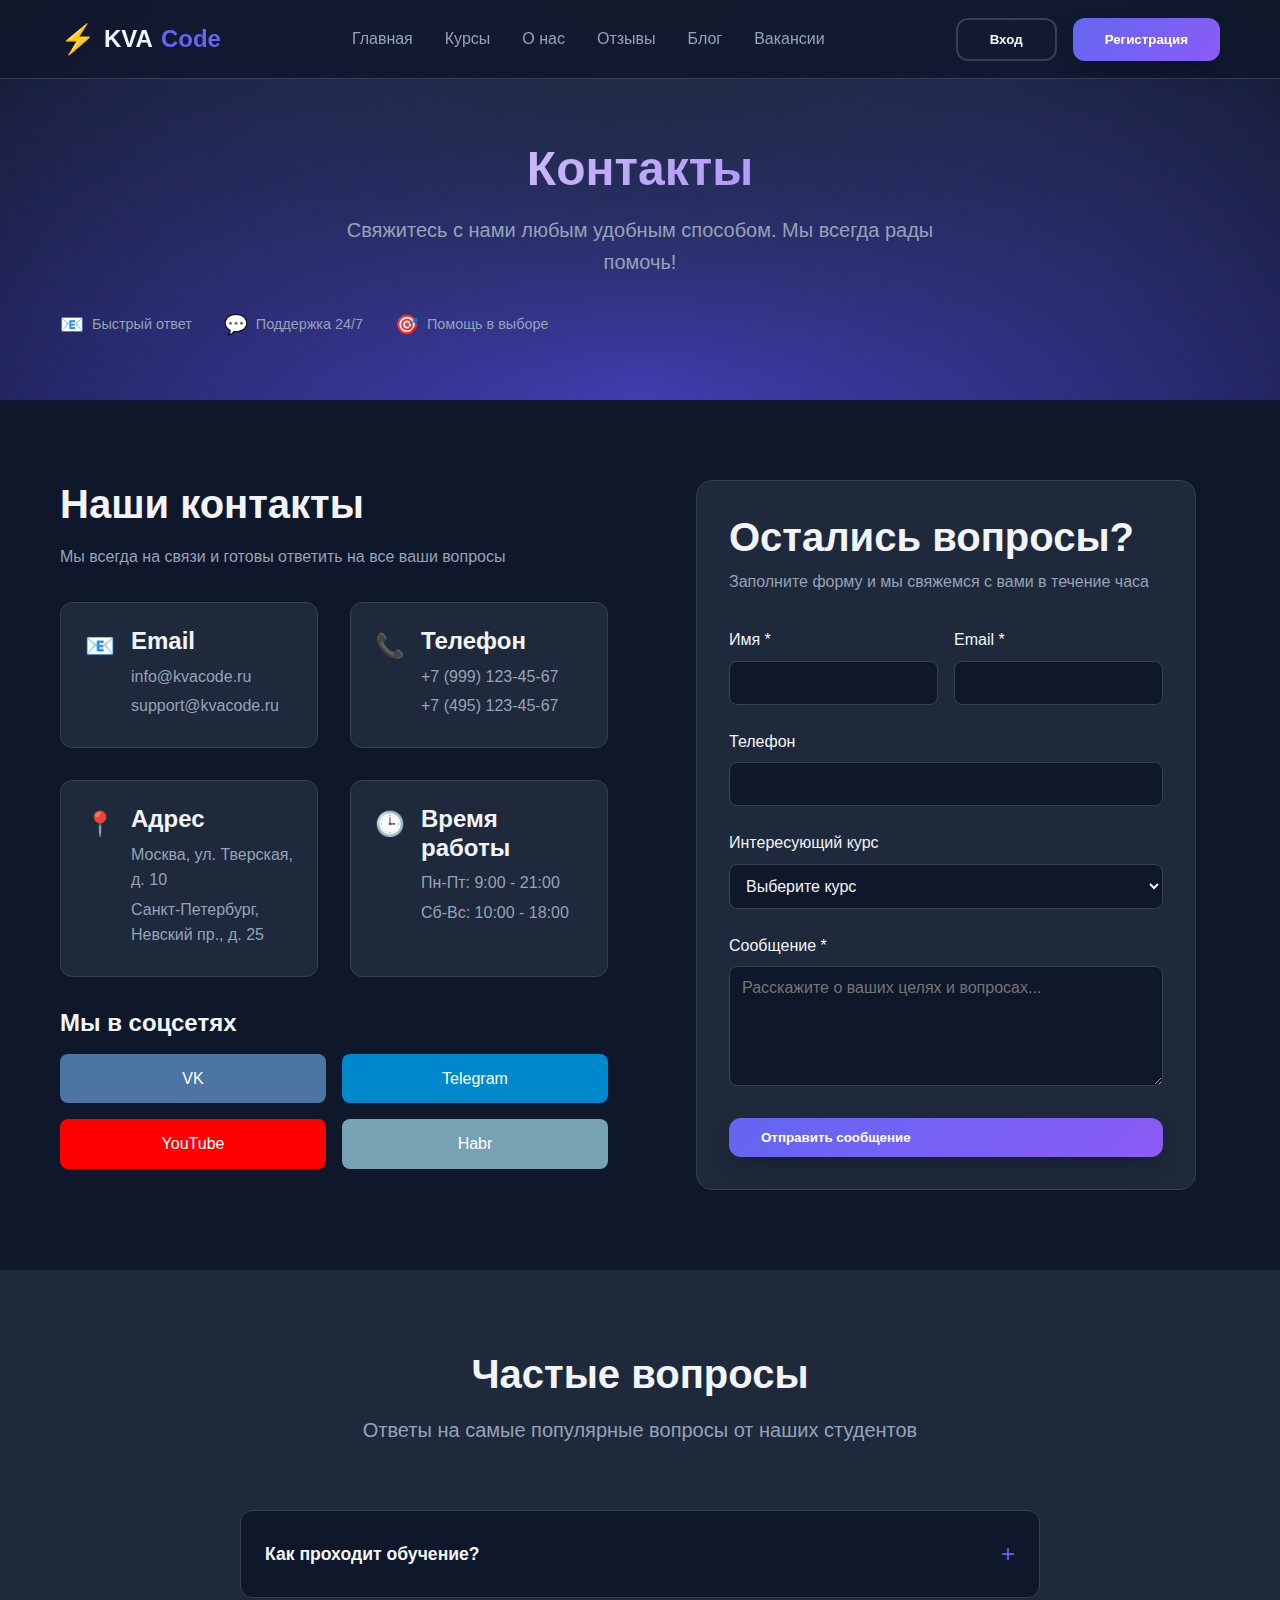
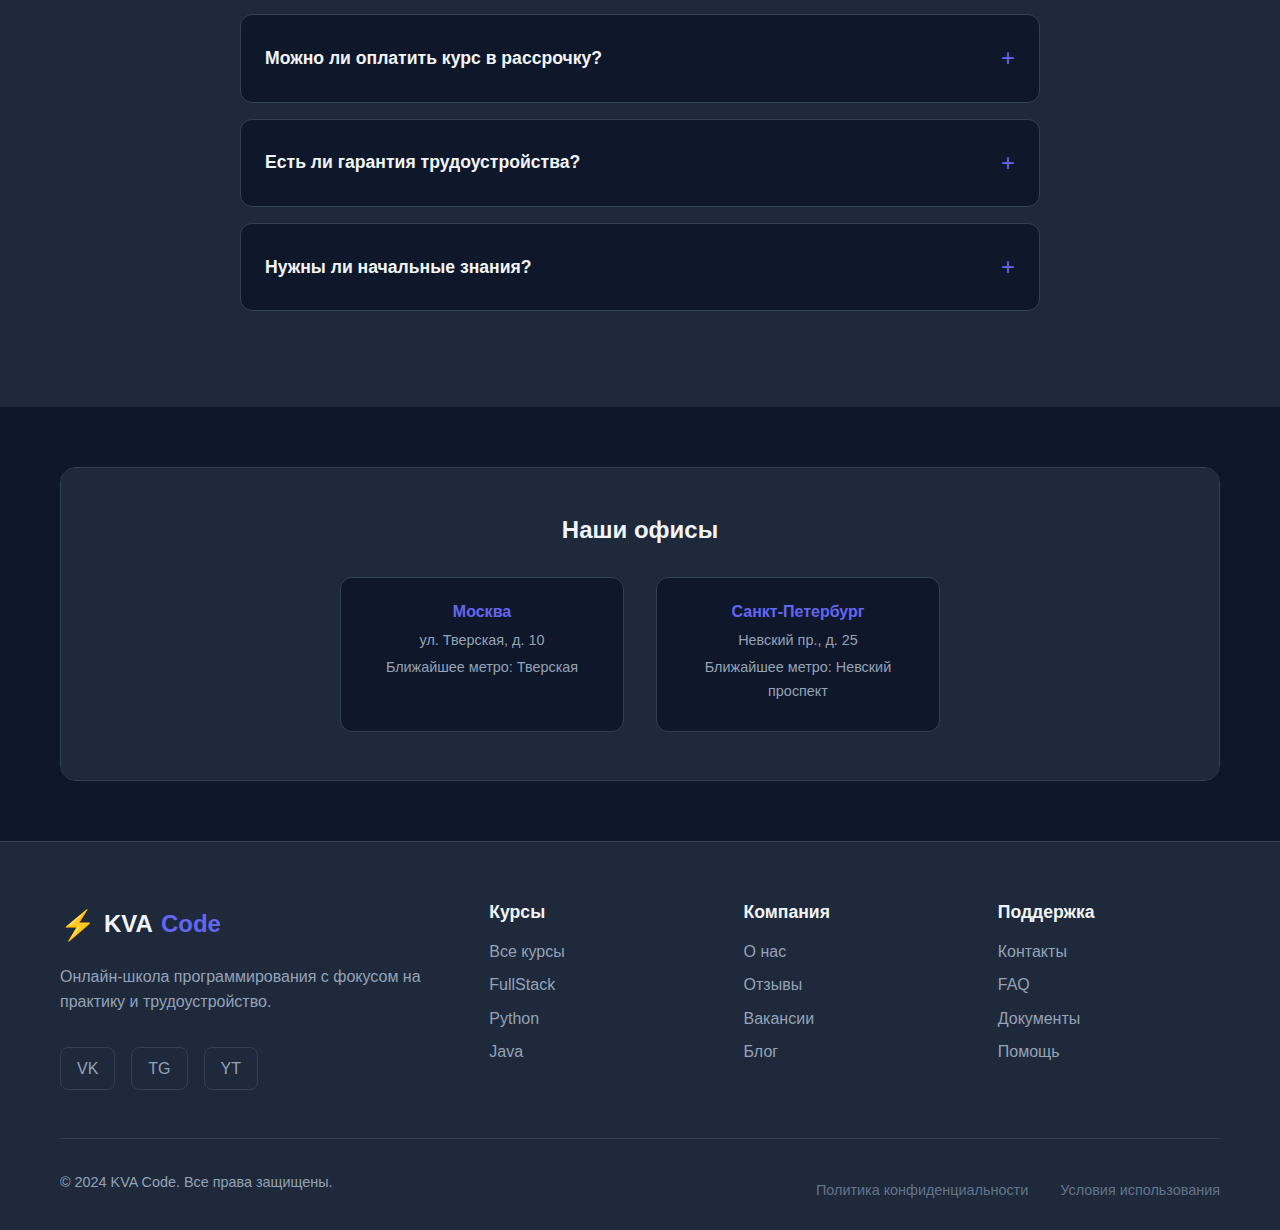
<file: проект/contact.html>
<!DOCTYPE html>
<html lang="ru">
<head>
    <meta charset="UTF-8">
    <meta name="viewport" content="width=device-width, initial-scale=1.0">
    <title>Контакты - KVA Code</title>
    <link rel="stylesheet" href="style.css">
</head>
<body>
    <header>
        <div class="container">
            <div class="header-content">
                <div class="logo">
                    <div class="logo-icon">⚡</div>
                    KVA<span>Code</span>
                </div>
                <nav>
                    <ul>
                        <li><a href="index.html">Главная</a></li>
                        <li><a href="courses.html">Курсы</a></li>
                        <li><a href="about.html">О нас</a></li>
                        <li><a href="reviews.html">Отзывы</a></li>
                        <li><a href="blog.html">Блог</a></li>
                        <li><a href="vacancies.html">Вакансии</a></li>
                    </ul>
                </nav>
                <div class="auth-buttons">
                    <button id="loginBtn" class="btn-outline">Вход</button>
                    <button id="registerBtn" class="btn-primary">Регистрация</button>
                </div>
                <div class="mobile-menu-btn">
                    <span></span>
                    <span></span>
                    <span></span>
                </div>
            </div>
        </div>
    </header>

    <section class="page-hero">
        <div class="container">
            <div class="page-hero-content">
                <h1>Контакты</h1>
                <p>Свяжитесь с нами любым удобным способом. Мы всегда рады помочь!</p>
                <div class="hero-features">
                    <div class="feature">
                        <div class="feature-icon">📧</div>
                        <span>Быстрый ответ</span>
                    </div>
                    <div class="feature">
                        <div class="feature-icon">💬</div>
                        <span>Поддержка 24/7</span>
                    </div>
                    <div class="feature">
                        <div class="feature-icon">🎯</div>
                        <span>Помощь в выборе</span>
                    </div>
                </div>
            </div>
        </div>
    </section>

    <section class="contact-main">
        <div class="container">
            <div class="contact-grid">
                <div class="contact-info">
                    <h2>Наши контакты</h2>
                    <p>Мы всегда на связи и готовы ответить на все ваши вопросы</p>

                    <div class="contact-cards">
                        <div class="contact-card">
                            <div class="contact-icon">📧</div>
                            <div class="contact-details">
                                <h3>Email</h3>
                                <p>info@kvacode.ru</p>
                                <p>support@kvacode.ru</p>
                            </div>
                        </div>

                        <div class="contact-card">
                            <div class="contact-icon">📞</div>
                            <div class="contact-details">
                                <h3>Телефон</h3>
                                <p>+7 (999) 123-45-67</p>
                                <p>+7 (495) 123-45-67</p>
                            </div>
                        </div>

                        <div class="contact-card">
                            <div class="contact-icon">📍</div>
                            <div class="contact-details">
                                <h3>Адрес</h3>
                                <p>Москва, ул. Тверская, д. 10</p>
                                <p>Санкт-Петербург, Невский пр., д. 25</p>
                            </div>
                        </div>

                        <div class="contact-card">
                            <div class="contact-icon">🕒</div>
                            <div class="contact-details">
                                <h3>Время работы</h3>
                                <p>Пн-Пт: 9:00 - 21:00</p>
                                <p>Сб-Вс: 10:00 - 18:00</p>
                            </div>
                        </div>
                    </div>

                    <div class="social-section">
                        <h3>Мы в соцсетях</h3>
                        <div class="social-buttons">
                            <a href="#" class="social-btn vk">
                                <span>VK</span>
                            </a>
                            <a href="#" class="social-btn tg">
                                <span>Telegram</span>
                            </a>
                            <a href="#" class="social-btn yt">
                                <span>YouTube</span>
                            </a>
                            <a href="#" class="social-btn habr">
                                <span>Habr</span>
                            </a>
                        </div>
                    </div>
                </div>

                <div class="contact-form-section">
                    <div class="form-container">
                        <h2>Остались вопросы?</h2>
                        <p>Заполните форму и мы свяжемся с вами в течение часа</p>

                        <form id="contactForm" class="contact-form">
                            <div class="form-row">
                                <div class="form-group">
                                    <label for="name">Имя *</label>
                                    <input type="text" id="name" name="name" required>
                                </div>

                                <div class="form-group">
                                    <label for="email">Email *</label>
                                    <input type="email" id="email" name="email" required>
                                </div>
                            </div>

                            <div class="form-group">
                                <label for="phone">Телефон</label>
                                <input type="tel" id="phone" name="phone">
                            </div>

                            <div class="form-group">
                                <label for="course">Интересующий курс</label>
                                <select id="course" name="course">
                                    <option value="">Выберите курс</option>
                                    <option value="fullstack">FullStack JavaScript</option>
                                    <option value="python">Python Fullstack</option>
                                    <option value="java">Java Enterprise</option>
                                    <option value="frontend">Frontend React</option>
                                    <option value="devops">DevOps</option>
                                    <option value="mobile">React Native</option>
                                    <option value="other">Другое</option>
                                </select>
                            </div>

                            <div class="form-group">
                                <label for="message">Сообщение *</label>
                                <textarea id="message" name="message" rows="5" placeholder="Расскажите о ваших целях и вопросах..." required></textarea>
                            </div>

                            <button type="submit" class="btn-primary full-width">
                                Отправить сообщение
                            </button>
                        </form>
                    </div>
                </div>
            </div>
        </div>
    </section>

    <section class="faq-contact">
        <div class="container">
            <div class="section-header">
                <h2>Частые вопросы</h2>
                <p>Ответы на самые популярные вопросы от наших студентов</p>
            </div>
            <div class="faq-grid">
                <div class="faq-item">
                    <div class="faq-question">
                        <h3>Как проходит обучение?</h3>
                        <span class="faq-toggle">+</span>
                    </div>
                    <div class="faq-answer">
                        <p>Обучение состоит из видео-уроков, практических заданий, проектов и еженедельных встреч с ментором. Все материалы доступны 24/7 в личном кабинете.</p>
                    </div>
                </div>

                <div class="faq-item">
                    <div class="faq-question">
                        <h3>Можно ли оплатить курс в рассрочку?</h3>
                        <span class="faq-toggle">+</span>
                    </div>
                    <div class="faq-answer">
                        <p>Да, мы предоставляем рассрочку на 6-12 месяцев без первоначального взноса через наших партнеров. Подробности уточняйте у менеджера.</p>
                    </div>
                </div>

                <div class="faq-item">
                    <div class="faq-question">
                        <h3>Есть ли гарантия трудоустройства?</h3>
                        <span class="faq-toggle">+</span>
                    </div>
                    <div class="faq-answer">
                        <p>Мы гарантируем помощь в трудоустройстве: подготовку к собеседованиям, доступ к вакансиям партнеров и карьерные консультации. 85% наших выпускников находят работу в IT.</p>
                    </div>
                </div>

                <div class="faq-item">
                    <div class="faq-question">
                        <h3>Нужны ли начальные знания?</h3>
                        <span class="faq-toggle">+</span>
                    </div>
                    <div class="faq-answer">
                        <p>Большинство наших курсов рассчитаны на начинающих. Для продвинутых курсов мы указываем необходимые требования. Рекомендуем начать с бесплатных вводных уроков.</p>
                    </div>
                </div>
            </div>
        </div>
    </section>

    <section class="map-section">
        <div class="container">
            <div class="map-container">
                <div class="map-placeholder">
                    <div class="map-content">
                        <h3>Наши офисы</h3>
                        <div class="office-cards">
                            <div class="office-card">
                                <h4>Москва</h4>
                                <p>ул. Тверская, д. 10</p>
                                <p>Ближайшее метро: Тверская</p>
                            </div>
                            <div class="office-card">
                                <h4>Санкт-Петербург</h4>
                                <p>Невский пр., д. 25</p>
                                <p>Ближайшее метро: Невский проспект</p>
                            </div>
                        </div>
                    </div>
                </div>
            </div>
        </div>
    </section>

    <footer>
        <div class="container">
            <div class="footer-content">
                <div class="footer-brand">
                    <div class="logo">
                        <div class="logo-icon">⚡</div>
                        KVA<span>Code</span>
                    </div>
                    <p>Онлайн-школа программирования с фокусом на практику и трудоустройство.</p>
                    <div class="social-links">
                        <a href="#" class="social-link">VK</a>
                        <a href="#" class="social-link">TG</a>
                        <a href="#" class="social-link">YT</a>
                    </div>
                </div>
                <div class="footer-links">
                    <div class="link-group">
                        <h3>Курсы</h3>
                        <a href="courses.html">Все курсы</a>
                        <a href="#">FullStack</a>
                        <a href="#">Python</a>
                        <a href="#">Java</a>
                    </div>
                    <div class="link-group">
                        <h3>Компания</h3>
                        <a href="about.html">О нас</a>
                        <a href="reviews.html">Отзывы</a>
                        <a href="vacancies.html">Вакансии</a>
                        <a href="blog.html">Блог</a>
                    </div>
                    <div class="link-group">
                        <h3>Поддержка</h3>
                        <a href="contact.html">Контакты</a>
                        <a href="faq.html">FAQ</a>
                        <a href="documents.html">Документы</a>
                        <a href="help.html">Помощь</a>
                    </div>
                </div>
            </div>
            <div class="footer-bottom">
                <p>&copy; 2024 KVA Code. Все права защищены.</p>
                <div class="footer-legal">
                    <a href="#">Политика конфиденциальности</a>
                    <a href="#">Условия использования</a>
                </div>
            </div>
        </div>
    </footer>

    <script src="script.js"></script>
</body>
</html>
</file>
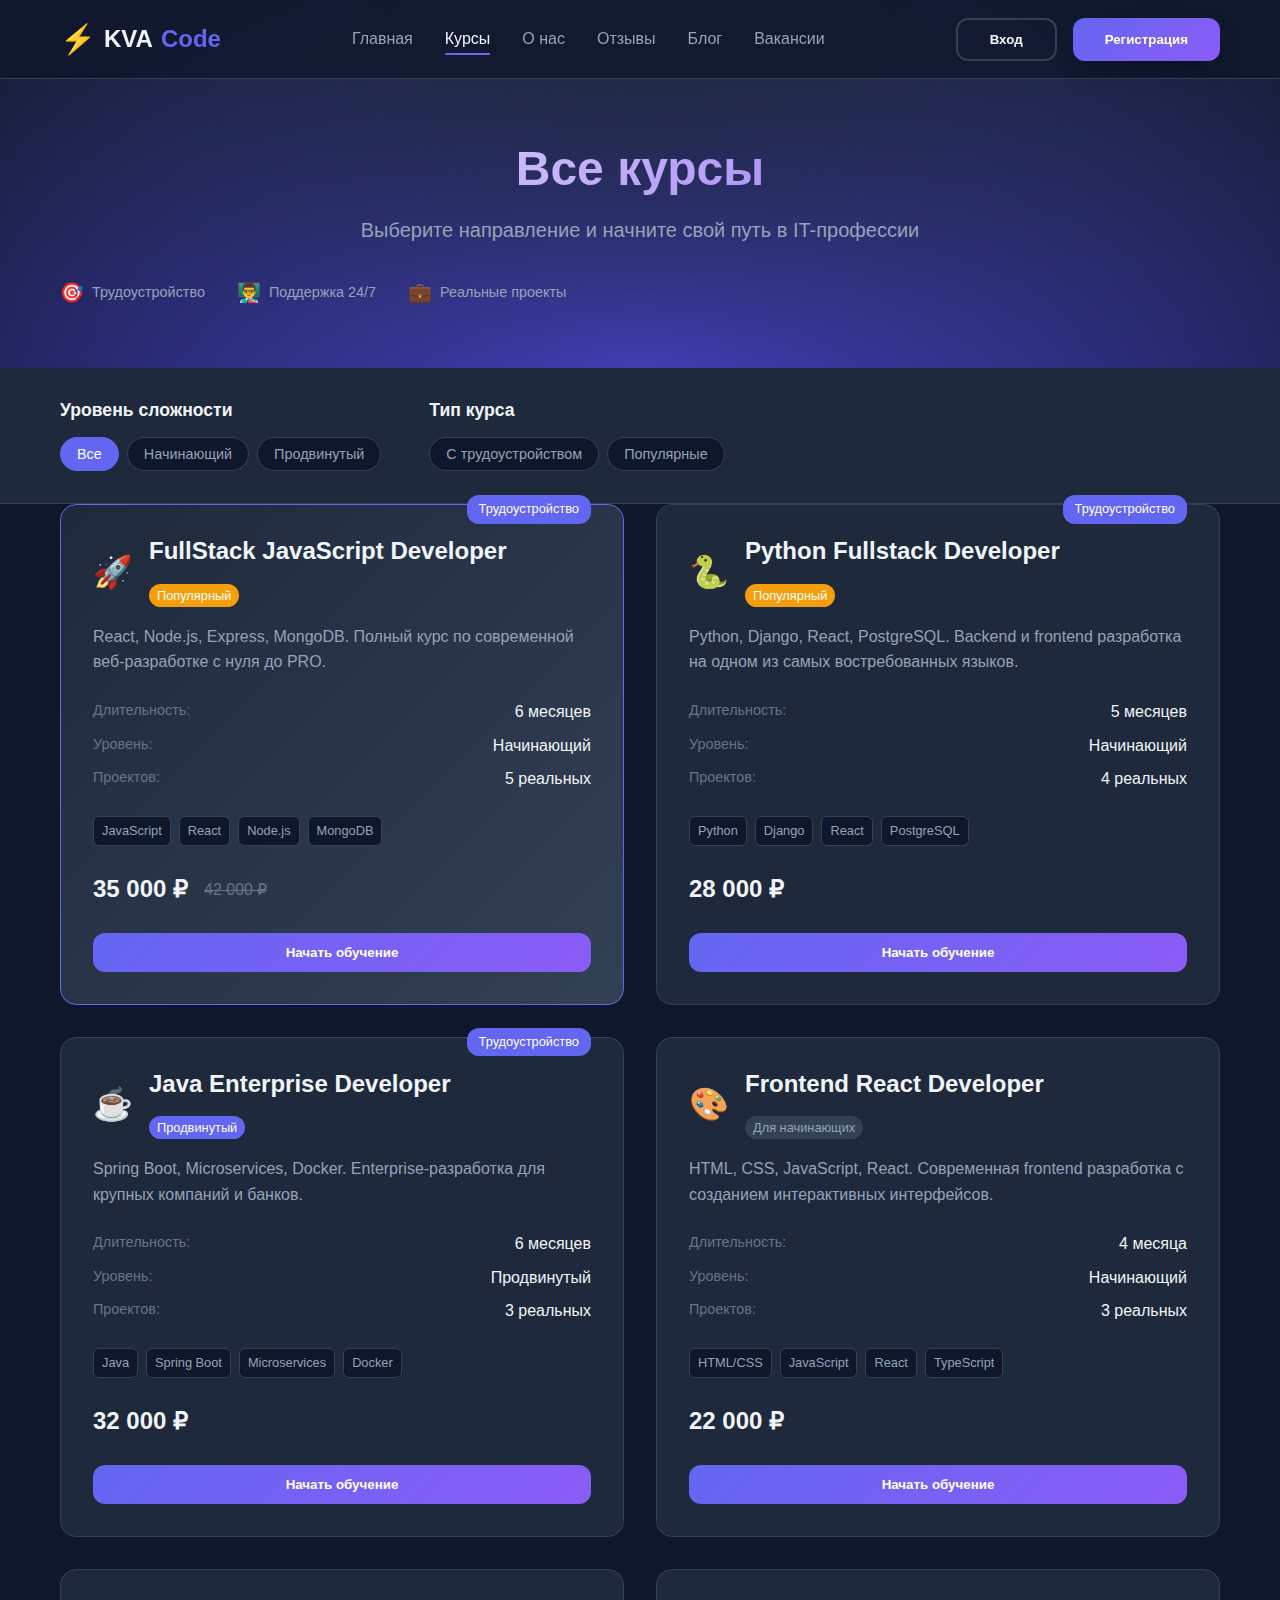
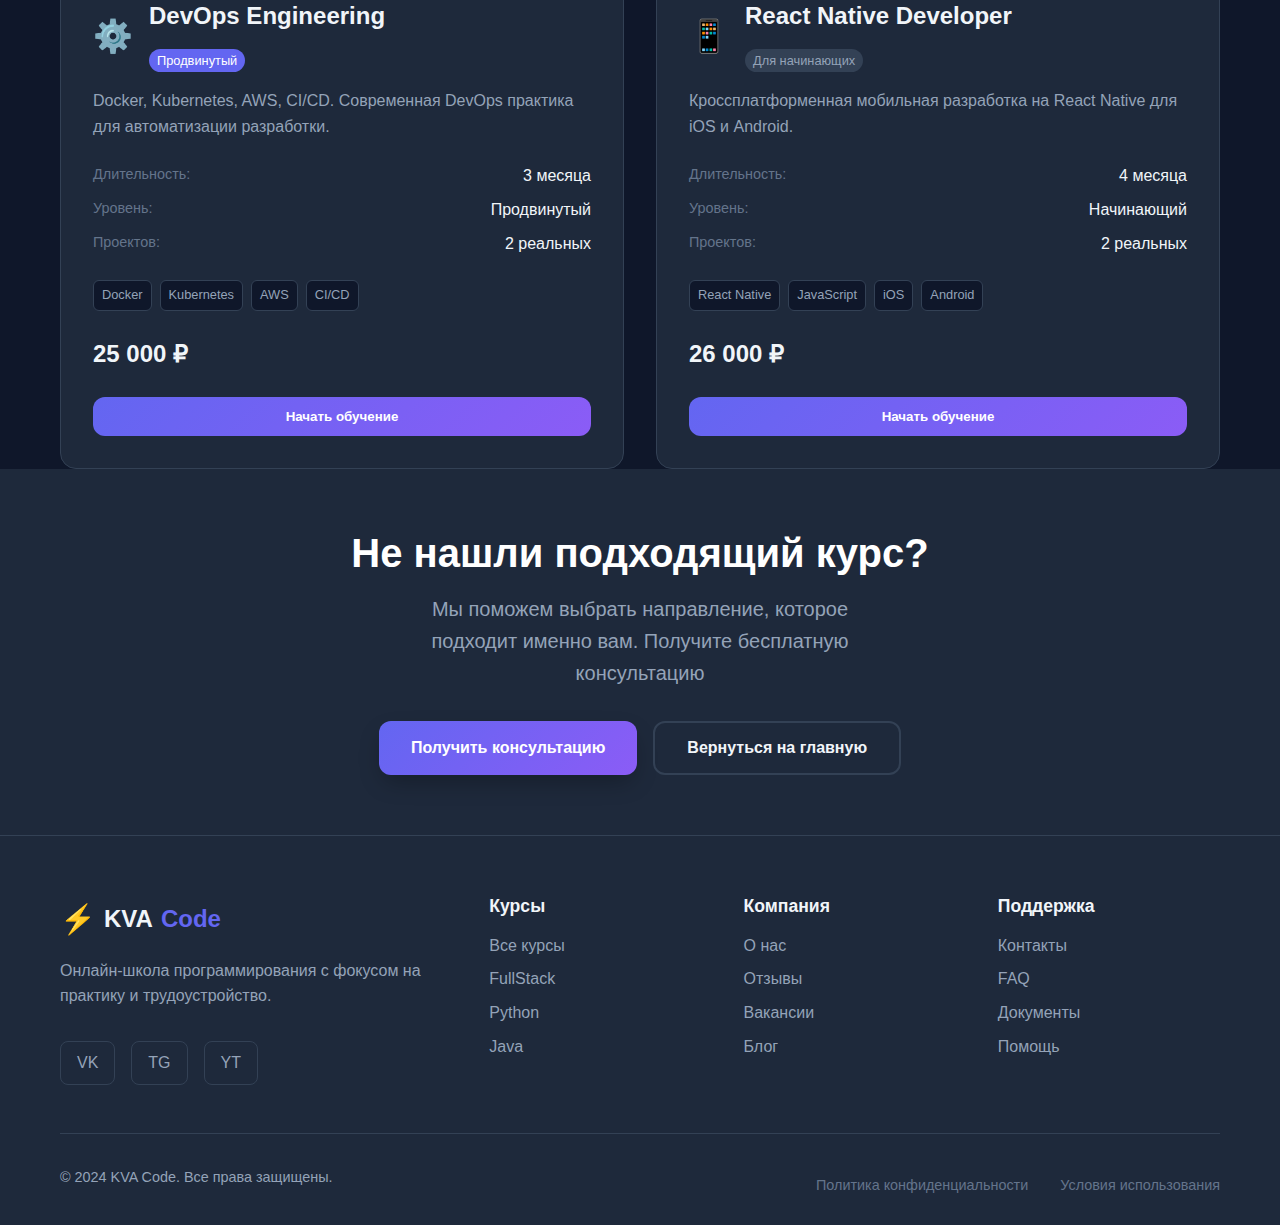
<file: проект/courses.html>
<!DOCTYPE html>
<html lang="ru">
<head>
    <meta charset="UTF-8">
    <meta name="viewport" content="width=device-width, initial-scale=1.0">
    <title>Курсы - KVA Code</title>
    <link rel="stylesheet" href="style.css">
</head>
<body>
    <header>
        <div class="container">
            <div class="header-content">
                <div class="logo">
                    <div class="logo-icon">⚡</div>
                    KVA<span>Code</span>
                </div>
                <nav>
                    <ul>
                        <li><a href="index.html">Главная</a></li>
                        <li><a href="courses.html" class="active">Курсы</a></li>
                        <li><a href="about.html">О нас</a></li>
                        <li><a href="reviews.html">Отзывы</a></li>
                        <li><a href="blog.html">Блог</a></li>
                        <li><a href="vacancies.html">Вакансии</a></li>
                    </ul>
                </nav>
                <div class="auth-buttons">
                    <button id="loginBtn" class="btn-outline">Вход</button>
                    <button id="registerBtn" class="btn-primary">Регистрация</button>
                </div>
                <div class="mobile-menu-btn">
                    <span></span>
                    <span></span>
                    <span></span>
                </div>
            </div>
        </div>
    </header>

    <section class="page-hero">
        <div class="container">
            <div class="page-hero-content">
                <h1>Все курсы</h1>
                <p>Выберите направление и начните свой путь в IT-профессии</p>
                <div class="hero-features">
                    <div class="feature">
                        <div class="feature-icon">🎯</div>
                        <span>Трудоустройство</span>
                    </div>
                    <div class="feature">
                        <div class="feature-icon">👨‍🏫</div>
                        <span>Поддержка 24/7</span>
                    </div>
                    <div class="feature">
                        <div class="feature-icon">💼</div>
                        <span>Реальные проекты</span>
                    </div>
                </div>
            </div>
        </div>
    </section>

    <section class="courses-filter">
        <div class="container">
            <div class="filter-container">
                <div class="filter-group">
                    <h3>Уровень сложности</h3>
                    <div class="filter-buttons">
                        <button class="filter-btn active" data-filter="all">Все</button>
                        <button class="filter-btn" data-filter="beginner">Начинающий</button>
                        <button class="filter-btn" data-filter="advanced">Продвинутый</button>
                    </div>
                </div>
                <div class="filter-group">
                    <h3>Тип курса</h3>
                    <div class="filter-buttons">
                        <button class="filter-btn" data-filter="job">С трудоустройством</button>
                        <button class="filter-btn" data-filter="popular">Популярные</button>
                    </div>
                </div>
            </div>
        </div>
    </section>

    <section class="courses-catalog">
        <div class="container">
            <div class="courses-grid extended">
                <div class="course-card featured" data-level="beginner" data-job="true" data-popular="true">
                    <div class="course-badge">Трудоустройство</div>
                    <div class="course-header">
                        <div class="course-icon">🚀</div>
                        <div>
                            <h3>FullStack JavaScript Developer</h3>
                            <span class="course-tag popular">Популярный</span>
                        </div>
                    </div>
                    <p>React, Node.js, Express, MongoDB. Полный курс по современной веб-разработке с нуля до PRO.</p>
                    <div class="course-meta">
                        <div class="meta-item">
                            <span class="meta-label">Длительность:</span>
                            <span class="meta-value">6 месяцев</span>
                        </div>
                        <div class="meta-item">
                            <span class="meta-label">Уровень:</span>
                            <span class="meta-value">Начинающий</span>
                        </div>
                        <div class="meta-item">
                            <span class="meta-label">Проектов:</span>
                            <span class="meta-value">5 реальных</span>
                        </div>
                    </div>
                    <div class="course-skills">
                        <span class="skill-tag">JavaScript</span>
                        <span class="skill-tag">React</span>
                        <span class="skill-tag">Node.js</span>
                        <span class="skill-tag">MongoDB</span>
                    </div>
                    <div class="course-price">
                        <span class="price">35 000 ₽</span>
                        <span class="price-old">42 000 ₽</span>
                    </div>
                    <button class="btn-course">Начать обучение</button>
                </div>

                <div class="course-card" data-level="beginner" data-job="true" data-popular="true">
                    <div class="course-badge">Трудоустройство</div>
                    <div class="course-header">
                        <div class="course-icon">🐍</div>
                        <div>
                            <h3>Python Fullstack Developer</h3>
                            <span class="course-tag popular">Популярный</span>
                        </div>
                    </div>
                    <p>Python, Django, React, PostgreSQL. Backend и frontend разработка на одном из самых востребованных языков.</p>
                    <div class="course-meta">
                        <div class="meta-item">
                            <span class="meta-label">Длительность:</span>
                            <span class="meta-value">5 месяцев</span>
                        </div>
                        <div class="meta-item">
                            <span class="meta-label">Уровень:</span>
                            <span class="meta-value">Начинающий</span>
                        </div>
                        <div class="meta-item">
                            <span class="meta-label">Проектов:</span>
                            <span class="meta-value">4 реальных</span>
                        </div>
                    </div>
                    <div class="course-skills">
                        <span class="skill-tag">Python</span>
                        <span class="skill-tag">Django</span>
                        <span class="skill-tag">React</span>
                        <span class="skill-tag">PostgreSQL</span>
                    </div>
                    <div class="course-price">
                        <span class="price">28 000 ₽</span>
                    </div>
                    <button class="btn-course">Начать обучение</button>
                </div>

                <div class="course-card" data-level="advanced" data-job="true">
                    <div class="course-badge">Трудоустройство</div>
                    <div class="course-header">
                        <div class="course-icon">☕</div>
                        <div>
                            <h3>Java Enterprise Developer</h3>
                            <span class="course-tag advanced">Продвинутый</span>
                        </div>
                    </div>
                    <p>Spring Boot, Microservices, Docker. Enterprise-разработка для крупных компаний и банков.</p>
                    <div class="course-meta">
                        <div class="meta-item">
                            <span class="meta-label">Длительность:</span>
                            <span class="meta-value">6 месяцев</span>
                        </div>
                        <div class="meta-item">
                            <span class="meta-label">Уровень:</span>
                            <span class="meta-value">Продвинутый</span>
                        </div>
                        <div class="meta-item">
                            <span class="meta-label">Проектов:</span>
                            <span class="meta-value">3 реальных</span>
                        </div>
                    </div>
                    <div class="course-skills">
                        <span class="skill-tag">Java</span>
                        <span class="skill-tag">Spring Boot</span>
                        <span class="skill-tag">Microservices</span>
                        <span class="skill-tag">Docker</span>
                    </div>
                    <div class="course-price">
                        <span class="price">32 000 ₽</span>
                    </div>
                    <button class="btn-course">Начать обучение</button>
                </div>

                <div class="course-card" data-level="beginner">
                    <div class="course-header">
                        <div class="course-icon">🎨</div>
                        <div>
                            <h3>Frontend React Developer</h3>
                            <span class="course-tag">Для начинающих</span>
                        </div>
                    </div>
                    <p>HTML, CSS, JavaScript, React. Современная frontend разработка с созданием интерактивных интерфейсов.</p>
                    <div class="course-meta">
                        <div class="meta-item">
                            <span class="meta-label">Длительность:</span>
                            <span class="meta-value">4 месяца</span>
                        </div>
                        <div class="meta-item">
                            <span class="meta-label">Уровень:</span>
                            <span class="meta-value">Начинающий</span>
                        </div>
                        <div class="meta-item">
                            <span class="meta-label">Проектов:</span>
                            <span class="meta-value">3 реальных</span>
                        </div>
                    </div>
                    <div class="course-skills">
                        <span class="skill-tag">HTML/CSS</span>
                        <span class="skill-tag">JavaScript</span>
                        <span class="skill-tag">React</span>
                        <span class="skill-tag">TypeScript</span>
                    </div>
                    <div class="course-price">
                        <span class="price">22 000 ₽</span>
                    </div>
                    <button class="btn-course">Начать обучение</button>
                </div>

                <div class="course-card" data-level="advanced">
                    <div class="course-header">
                        <div class="course-icon">⚙️</div>
                        <div>
                            <h3>DevOps Engineering</h3>
                            <span class="course-tag advanced">Продвинутый</span>
                        </div>
                    </div>
                    <p>Docker, Kubernetes, AWS, CI/CD. Современная DevOps практика для автоматизации разработки.</p>
                    <div class="course-meta">
                        <div class="meta-item">
                            <span class="meta-label">Длительность:</span>
                            <span class="meta-value">3 месяца</span>
                        </div>
                        <div class="meta-item">
                            <span class="meta-label">Уровень:</span>
                            <span class="meta-value">Продвинутый</span>
                        </div>
                        <div class="meta-item">
                            <span class="meta-label">Проектов:</span>
                            <span class="meta-value">2 реальных</span>
                        </div>
                    </div>
                    <div class="course-skills">
                        <span class="skill-tag">Docker</span>
                        <span class="skill-tag">Kubernetes</span>
                        <span class="skill-tag">AWS</span>
                        <span class="skill-tag">CI/CD</span>
                    </div>
                    <div class="course-price">
                        <span class="price">25 000 ₽</span>
                    </div>
                    <button class="btn-course">Начать обучение</button>
                </div>

                <div class="course-card" data-level="beginner">
                    <div class="course-header">
                        <div class="course-icon">📱</div>
                        <div>
                            <h3>React Native Developer</h3>
                            <span class="course-tag">Для начинающих</span>
                        </div>
                    </div>
                    <p>Кроссплатформенная мобильная разработка на React Native для iOS и Android.</p>
                    <div class="course-meta">
                        <div class="meta-item">
                            <span class="meta-label">Длительность:</span>
                            <span class="meta-value">4 месяца</span>
                        </div>
                        <div class="meta-item">
                            <span class="meta-label">Уровень:</span>
                            <span class="meta-value">Начинающий</span>
                        </div>
                        <div class="meta-item">
                            <span class="meta-label">Проектов:</span>
                            <span class="meta-value">2 реальных</span>
                        </div>
                    </div>
                    <div class="course-skills">
                        <span class="skill-tag">React Native</span>
                        <span class="skill-tag">JavaScript</span>
                        <span class="skill-tag">iOS</span>
                        <span class="skill-tag">Android</span>
                    </div>
                    <div class="course-price">
                        <span class="price">26 000 ₽</span>
                    </div>
                    <button class="btn-course">Начать обучение</button>
                </div>
            </div>
        </div>
    </section>

    <section class="cta-simple">
        <div class="container">
            <div class="cta-content">
                <h2>Не нашли подходящий курс?</h2>
                <p>Мы поможем выбрать направление, которое подходит именно вам. Получите бесплатную консультацию</p>
                <div class="cta-buttons">
                    <a href="contact.html" class="btn-primary">Получить консультацию</a>
                    <a href="index.html" class="btn-outline">Вернуться на главную</a>
                </div>
            </div>
        </div>
    </section>

    <footer>
        <div class="container">
            <div class="footer-content">
                <div class="footer-brand">
                    <div class="logo">
                        <div class="logo-icon">⚡</div>
                        KVA<span>Code</span>
                    </div>
                    <p>Онлайн-школа программирования с фокусом на практику и трудоустройство.</p>
                    <div class="social-links">
                        <a href="#" class="social-link">VK</a>
                        <a href="#" class="social-link">TG</a>
                        <a href="#" class="social-link">YT</a>
                    </div>
                </div>
                <div class="footer-links">
                    <div class="link-group">
                        <h3>Курсы</h3>
                        <a href="courses.html">Все курсы</a>
                        <a href="#">FullStack</a>
                        <a href="#">Python</a>
                        <a href="#">Java</a>
                    </div>
                    <div class="link-group">
                        <h3>Компания</h3>
                        <a href="about.html">О нас</a>
                        <a href="reviews.html">Отзывы</a>
                        <a href="vacancies.html">Вакансии</a>
                        <a href="blog.html">Блог</a>
                    </div>
                    <div class="link-group">
                        <h3>Поддержка</h3>
                        <a href="contact.html">Контакты</a>
                        <a href="faq.html">FAQ</a>
                        <a href="documents.html">Документы</a>
                        <a href="help.html">Помощь</a>
                    </div>
                </div>
            </div>
            <div class="footer-bottom">
                <p>&copy; 2024 KVA Code. Все права защищены.</p>
                <div class="footer-legal">
                    <a href="#">Политика конфиденциальности</a>
                    <a href="#">Условия использования</a>
                </div>
            </div>
        </div>
    </footer>

    <script src="script.js"></script>
</body>
</html>
</file>
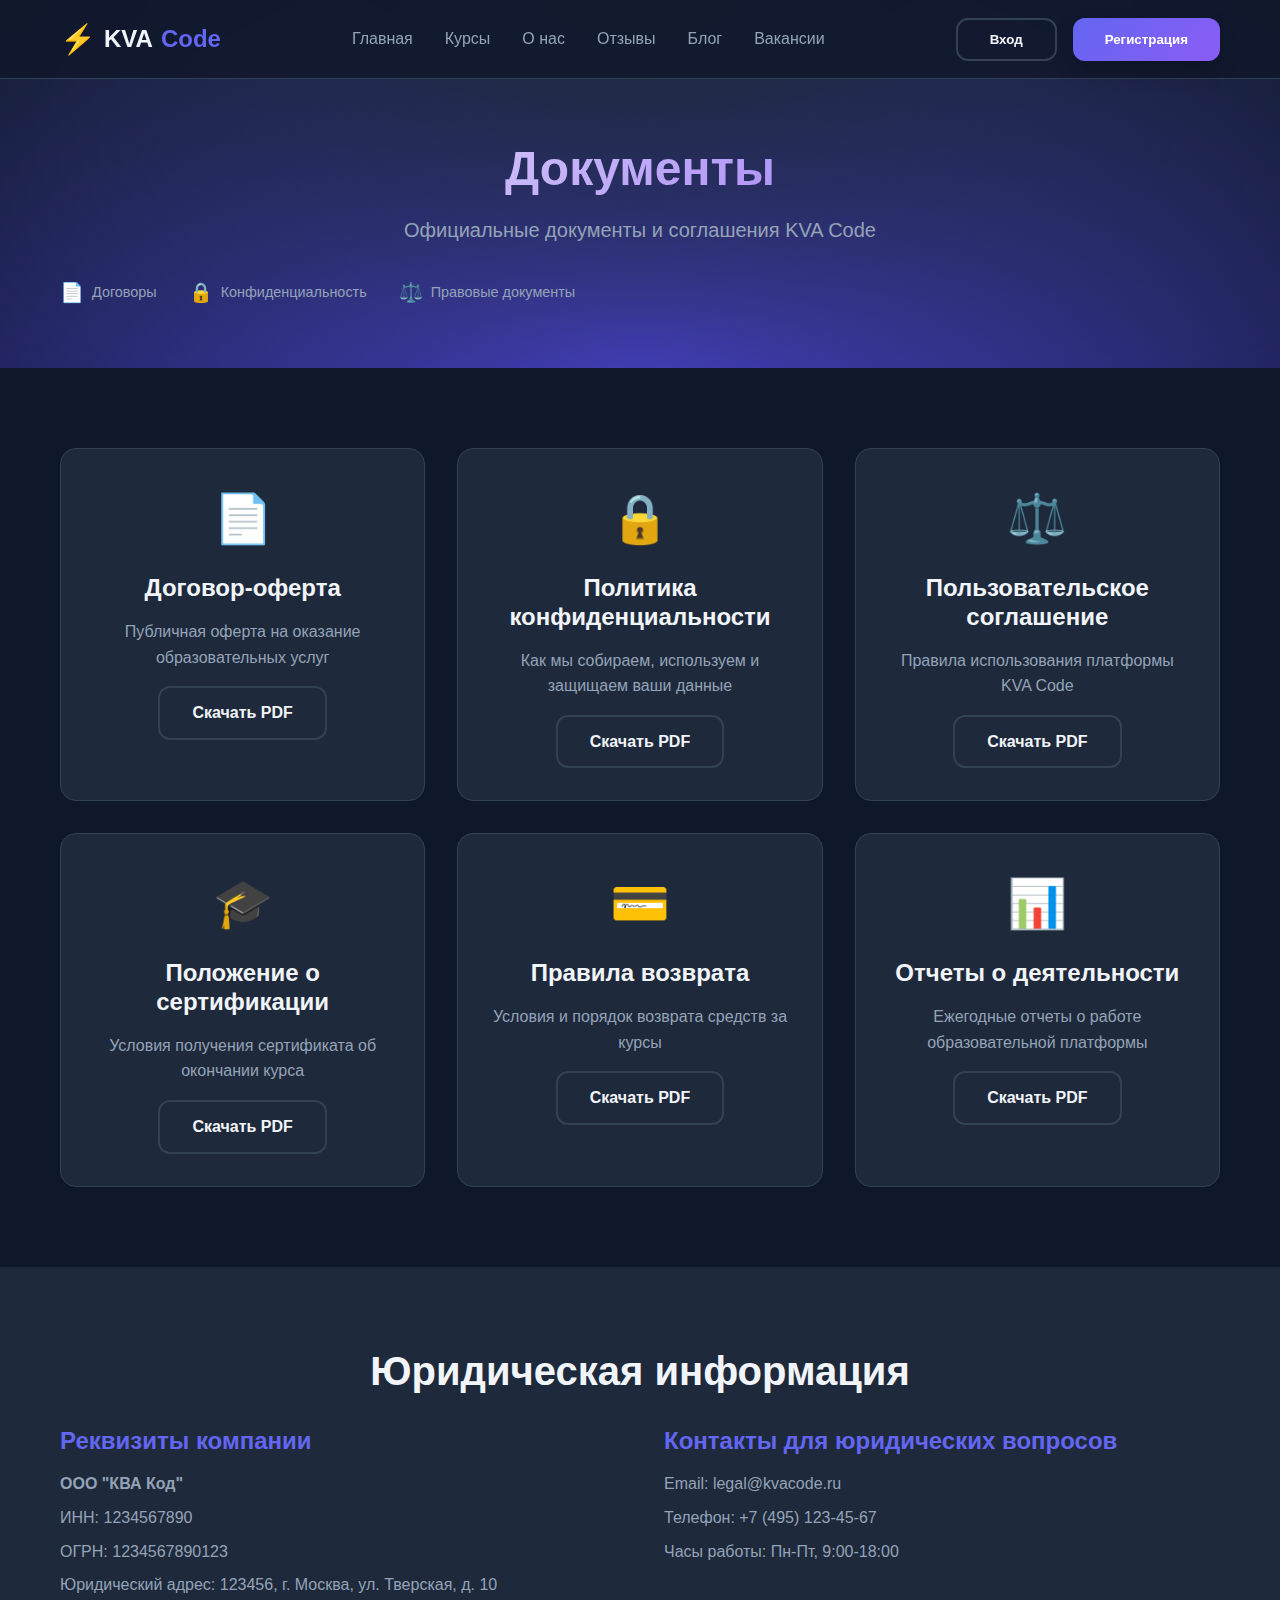
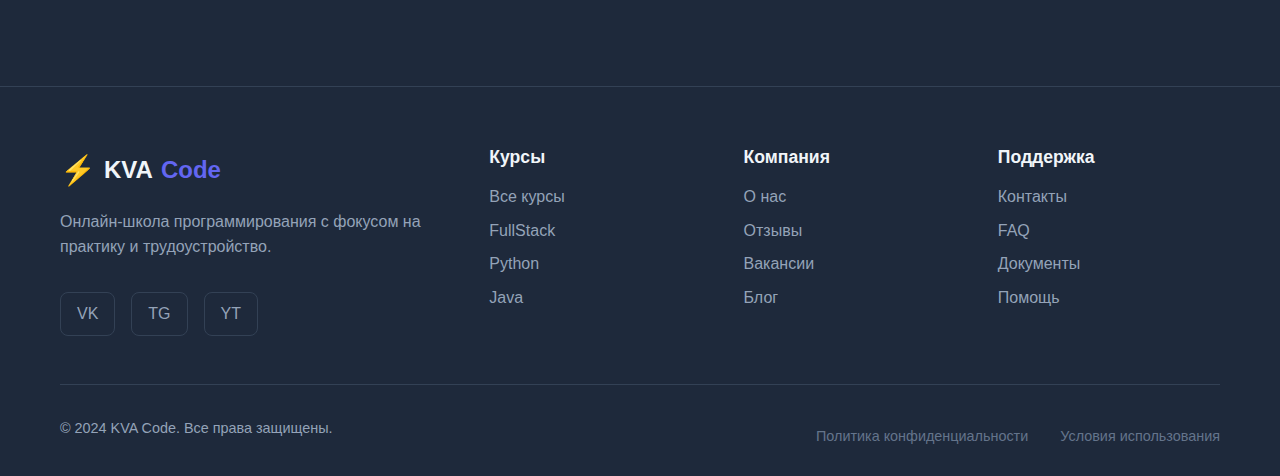
<file: проект/documents.html>
<!DOCTYPE html>
<html lang="ru">
<head>
    <meta charset="UTF-8">
    <meta name="viewport" content="width=device-width, initial-scale=1.0">
    <title>Документы - KVA Code</title>
    <link rel="stylesheet" href="style.css">
</head>
<body>
    <header>
        <div class="container">
            <div class="header-content">
                <div class="logo">
                    <div class="logo-icon">⚡</div>
                    KVA<span>Code</span>
                </div>
                <nav>
                    <ul>
                        <li><a href="index.html">Главная</a></li>
                        <li><a href="courses.html">Курсы</a></li>
                        <li><a href="about.html">О нас</a></li>
                        <li><a href="reviews.html">Отзывы</a></li>
                        <li><a href="blog.html">Блог</a></li>
                        <li><a href="vacancies.html">Вакансии</a></li>
                    </ul>
                </nav>
                <div class="auth-buttons">
                    <button id="loginBtn" class="btn-outline">Вход</button>
                    <button id="registerBtn" class="btn-primary">Регистрация</button>
                </div>
                <div class="mobile-menu-btn">
                    <span></span>
                    <span></span>
                    <span></span>
                </div>
            </div>
        </div>
    </header>

    <section class="page-hero">
        <div class="container">
            <div class="page-hero-content">
                <h1>Документы</h1>
                <p>Официальные документы и соглашения KVA Code</p>
                <div class="hero-features">
                    <div class="feature">
                        <div class="feature-icon">📄</div>
                        <span>Договоры</span>
                    </div>
                    <div class="feature">
                        <div class="feature-icon">🔒</div>
                        <span>Конфиденциальность</span>
                    </div>
                    <div class="feature">
                        <div class="feature-icon">⚖️</div>
                        <span>Правовые документы</span>
                    </div>
                </div>
            </div>
        </div>
    </section>

    <section class="documents-main">
        <div class="container">
            <div class="documents-grid">
                <div class="document-card">
                    <div class="document-icon">📄</div>
                    <h3>Договор-оферта</h3>
                    <p>Публичная оферта на оказание образовательных услуг</p>
                    <a href="#" class="btn-outline">Скачать PDF</a>
                </div>

                <div class="document-card">
                    <div class="document-icon">🔒</div>
                    <h3>Политика конфиденциальности</h3>
                    <p>Как мы собираем, используем и защищаем ваши данные</p>
                    <a href="#" class="btn-outline">Скачать PDF</a>
                </div>

                <div class="document-card">
                    <div class="document-icon">⚖️</div>
                    <h3>Пользовательское соглашение</h3>
                    <p>Правила использования платформы KVA Code</p>
                    <a href="#" class="btn-outline">Скачать PDF</a>
                </div>

                <div class="document-card">
                    <div class="document-icon">🎓</div>
                    <h3>Положение о сертификации</h3>
                    <p>Условия получения сертификата об окончании курса</p>
                    <a href="#" class="btn-outline">Скачать PDF</a>
                </div>

                <div class="document-card">
                    <div class="document-icon">💳</div>
                    <h3>Правила возврата</h3>
                    <p>Условия и порядок возврата средств за курсы</p>
                    <a href="#" class="btn-outline">Скачать PDF</a>
                </div>

                <div class="document-card">
                    <div class="document-icon">📊</div>
                    <h3>Отчеты о деятельности</h3>
                    <p>Ежегодные отчеты о работе образовательной платформы</p>
                    <a href="#" class="btn-outline">Скачать PDF</a>
                </div>
            </div>
        </div>
    </section>

    <section class="legal-info">
        <div class="container">
            <div class="legal-content">
                <h2>Юридическая информация</h2>
                <div class="legal-details">
                    <div class="legal-item">
                        <h3>Реквизиты компании</h3>
                        <p><strong>ООО "КВА Код"</strong></p>
                        <p>ИНН: 1234567890</p>
                        <p>ОГРН: 1234567890123</p>
                        <p>Юридический адрес: 123456, г. Москва, ул. Тверская, д. 10</p>
                    </div>
                    <div class="legal-item">
                        <h3>Контакты для юридических вопросов</h3>
                        <p>Email: legal@kvacode.ru</p>
                        <p>Телефон: +7 (495) 123-45-67</p>
                        <p>Часы работы: Пн-Пт, 9:00-18:00</p>
                    </div>
                </div>
            </div>
        </div>
    </section>

    <footer>
        <div class="container">
            <div class="footer-content">
                <div class="footer-brand">
                    <div class="logo">
                        <div class="logo-icon">⚡</div>
                        KVA<span>Code</span>
                    </div>
                    <p>Онлайн-школа программирования с фокусом на практику и трудоустройство.</p>
                    <div class="social-links">
                        <a href="#" class="social-link">VK</a>
                        <a href="#" class="social-link">TG</a>
                        <a href="#" class="social-link">YT</a>
                    </div>
                </div>
                <div class="footer-links">
                    <div class="link-group">
                        <h3>Курсы</h3>
                        <a href="courses.html">Все курсы</a>
                        <a href="#">FullStack</a>
                        <a href="#">Python</a>
                        <a href="#">Java</a>
                    </div>
                    <div class="link-group">
                        <h3>Компания</h3>
                        <a href="about.html">О нас</a>
                        <a href="reviews.html">Отзывы</a>
                        <a href="vacancies.html">Вакансии</a>
                        <a href="blog.html">Блог</a>
                    </div>
                    <div class="link-group">
                        <h3>Поддержка</h3>
                        <a href="contact.html">Контакты</a>
                        <a href="faq.html">FAQ</a>
                        <a href="documents.html">Документы</a>
                        <a href="help.html">Помощь</a>
                    </div>
                </div>
            </div>
            <div class="footer-bottom">
                <p>&copy; 2024 KVA Code. Все права защищены.</p>
                <div class="footer-legal">
                    <a href="#">Политика конфиденциальности</a>
                    <a href="#">Условия использования</a>
                </div>
            </div>
        </div>
    </footer>

    <script src="script.js"></script>
</body>
</html>
</file>
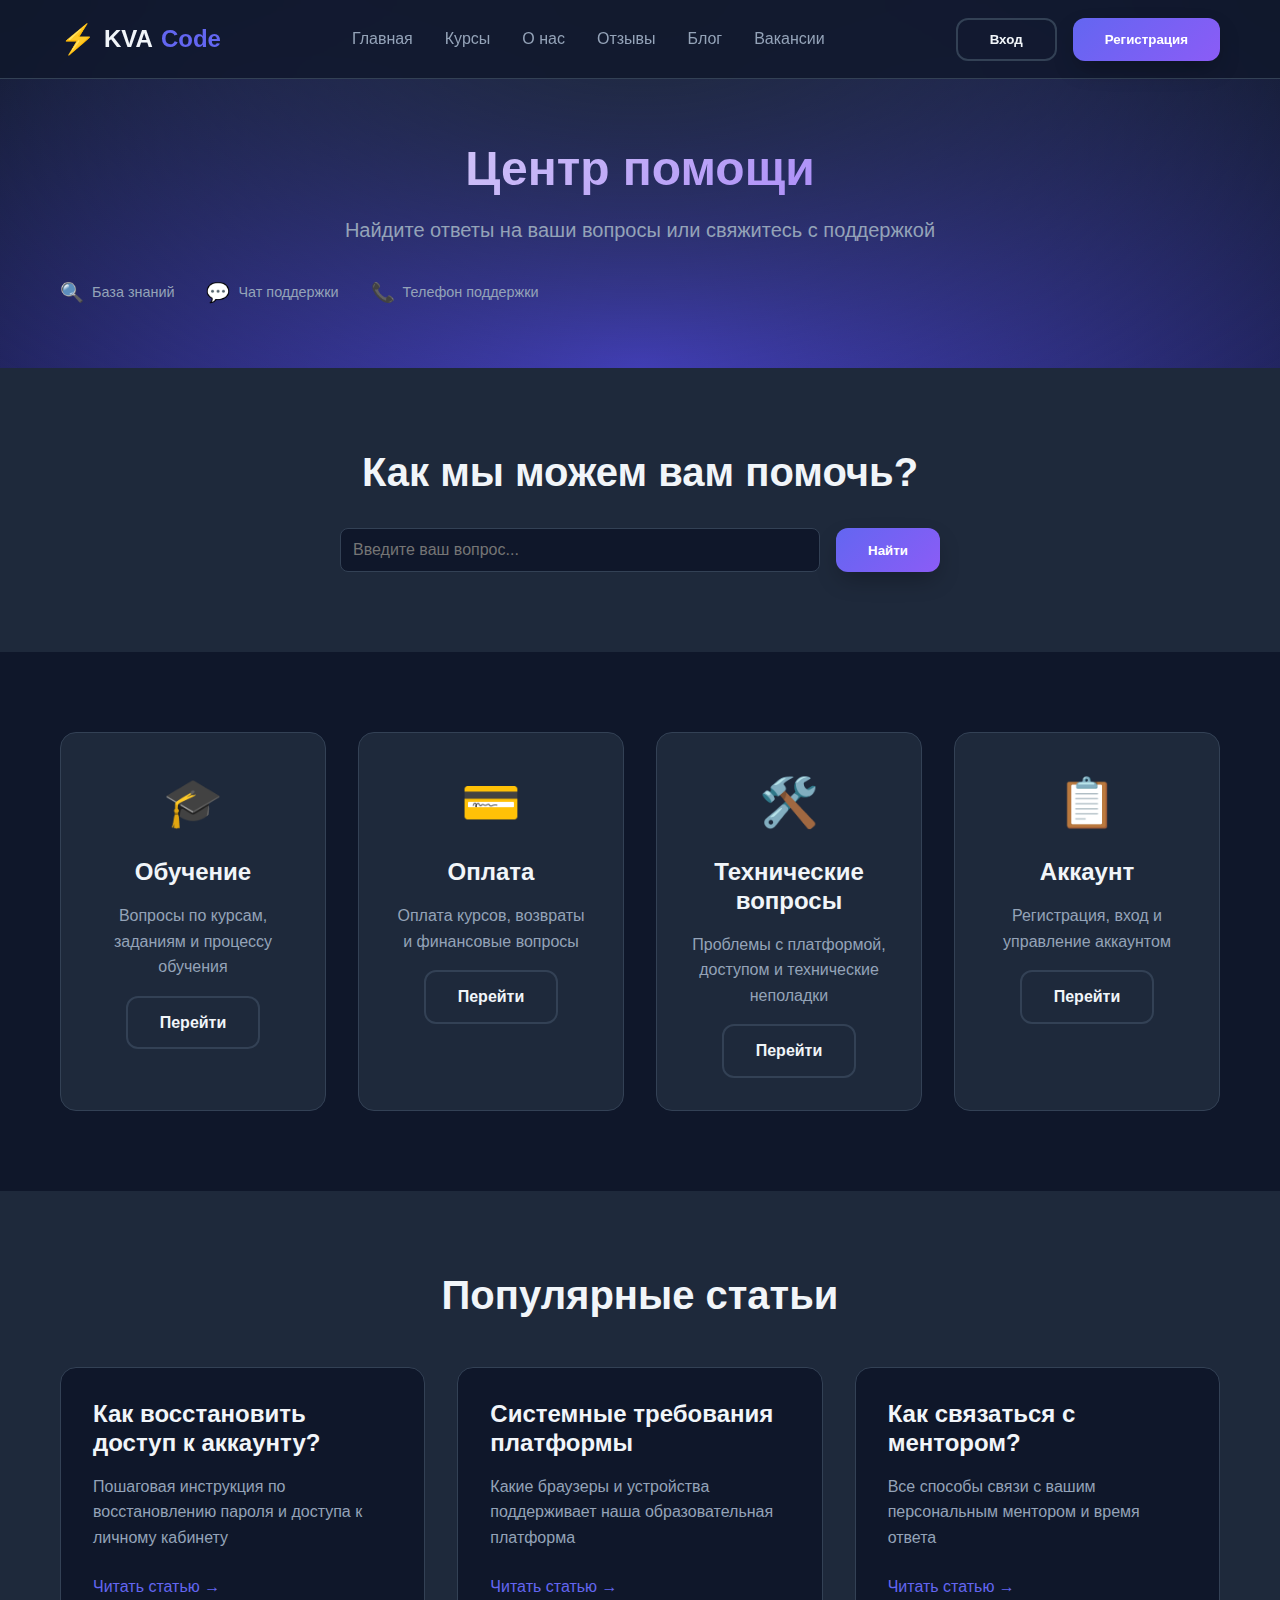
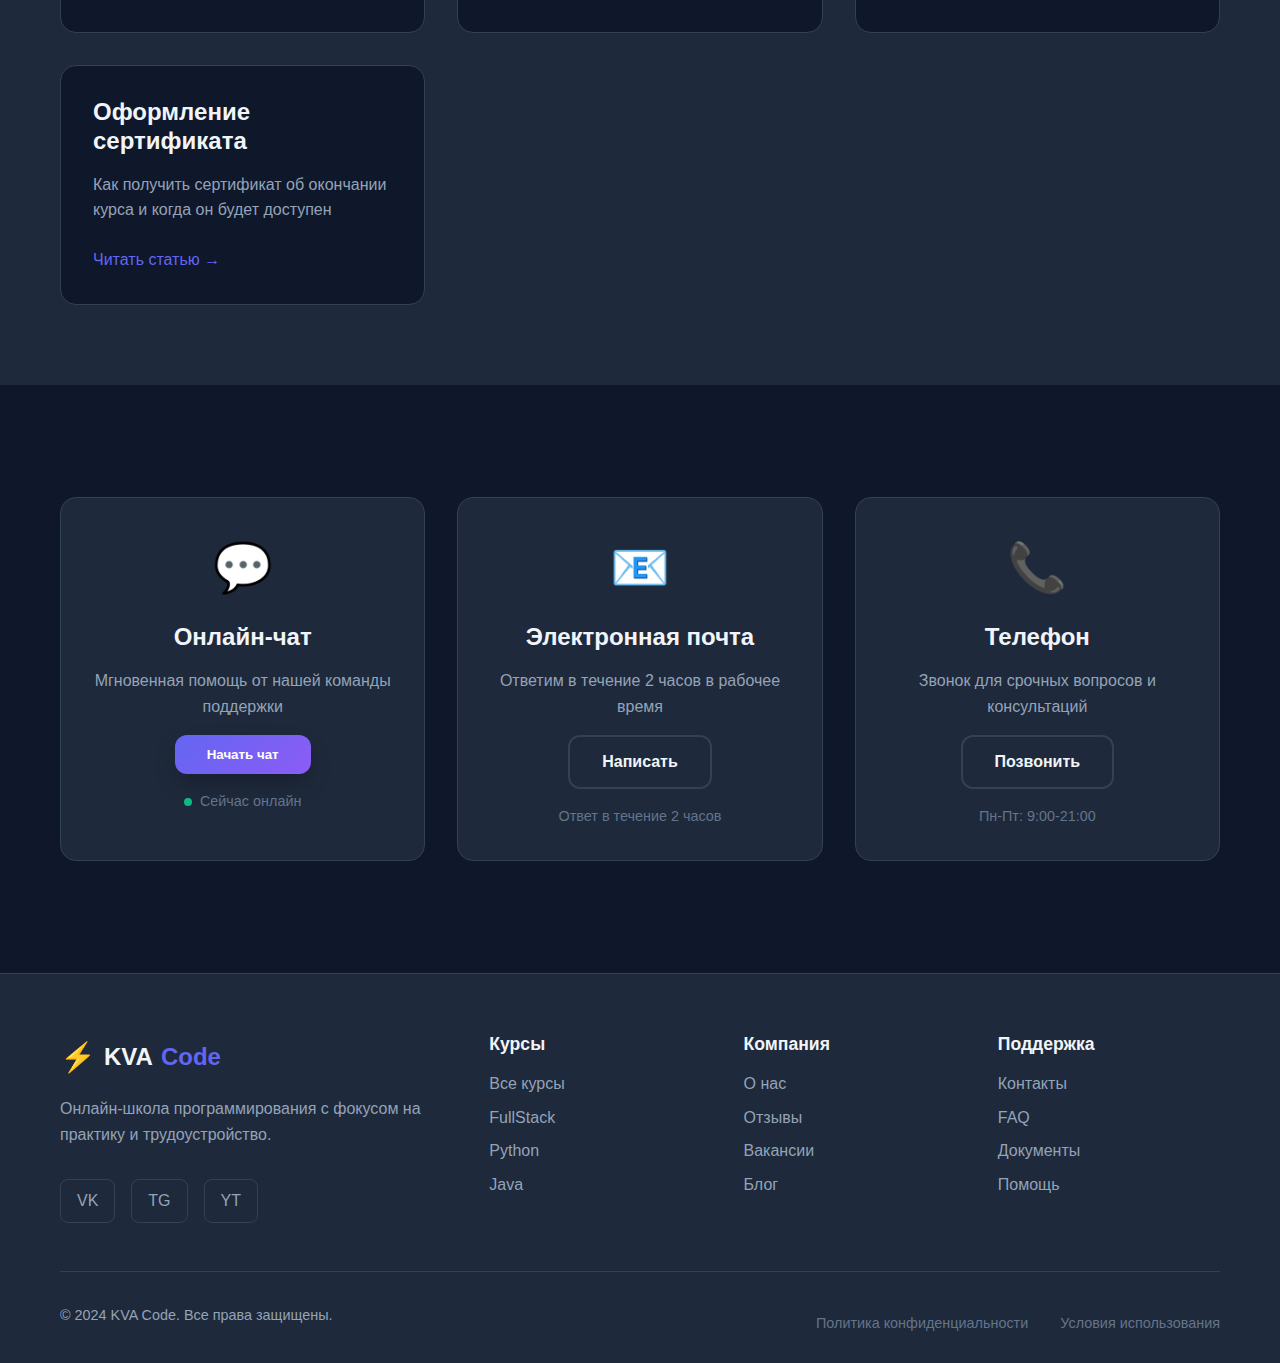
<file: проект/help.html>
<!DOCTYPE html>
<html lang="ru">
<head>
    <meta charset="UTF-8">
    <meta name="viewport" content="width=device-width, initial-scale=1.0">
    <title>Помощь - KVA Code</title>
    <link rel="stylesheet" href="style.css">
</head>
<body>
    <header>
        <div class="container">
            <div class="header-content">
                <div class="logo">
                    <div class="logo-icon">⚡</div>
                    KVA<span>Code</span>
                </div>
                <nav>
                    <ul>
                        <li><a href="index.html">Главная</a></li>
                        <li><a href="courses.html">Курсы</a></li>
                        <li><a href="about.html">О нас</a></li>
                        <li><a href="reviews.html">Отзывы</a></li>
                        <li><a href="blog.html">Блог</a></li>
                        <li><a href="vacancies.html">Вакансии</a></li>
                    </ul>
                </nav>
                <div class="auth-buttons">
                    <button id="loginBtn" class="btn-outline">Вход</button>
                    <button id="registerBtn" class="btn-primary">Регистрация</button>
                </div>
                <div class="mobile-menu-btn">
                    <span></span>
                    <span></span>
                    <span></span>
                </div>
            </div>
        </div>
    </header>

    <section class="page-hero">
        <div class="container">
            <div class="page-hero-content">
                <h1>Центр помощи</h1>
                <p>Найдите ответы на ваши вопросы или свяжитесь с поддержкой</p>
                <div class="hero-features">
                    <div class="feature">
                        <div class="feature-icon">🔍</div>
                        <span>База знаний</span>
                    </div>
                    <div class="feature">
                        <div class="feature-icon">💬</div>
                        <span>Чат поддержки</span>
                    </div>
                    <div class="feature">
                        <div class="feature-icon">📞</div>
                        <span>Телефон поддержки</span>
                    </div>
                </div>
            </div>
        </div>
    </section>

    <section class="help-search">
        <div class="container">
            <div class="search-container">
                <h2>Как мы можем вам помочь?</h2>
                <div class="search-box">
                    <input type="text" placeholder="Введите ваш вопрос...">
                    <button class="btn-primary">Найти</button>
                </div>
            </div>
        </div>
    </section>

    <section class="help-categories">
        <div class="container">
            <div class="categories-grid">
                <div class="category-card">
                    <div class="category-icon">🎓</div>
                    <h3>Обучение</h3>
                    <p>Вопросы по курсам, заданиям и процессу обучения</p>
                    <a href="#" class="btn-outline">Перейти</a>
                </div>

                <div class="category-card">
                    <div class="category-icon">💳</div>
                    <h3>Оплата</h3>
                    <p>Оплата курсов, возвраты и финансовые вопросы</p>
                    <a href="#" class="btn-outline">Перейти</a>
                </div>

                <div class="category-card">
                    <div class="category-icon">🛠️</div>
                    <h3>Технические вопросы</h3>
                    <p>Проблемы с платформой, доступом и технические неполадки</p>
                    <a href="#" class="btn-outline">Перейти</a>
                </div>

                <div class="category-card">
                    <div class="category-icon">📋</div>
                    <h3>Аккаунт</h3>
                    <p>Регистрация, вход и управление аккаунтом</p>
                    <a href="#" class="btn-outline">Перейти</a>
                </div>
            </div>
        </div>
    </section>

    <section class="popular-articles">
        <div class="container">
            <h2>Популярные статьи</h2>
            <div class="articles-grid">
                <div class="article-card">
                    <h3>Как восстановить доступ к аккаунту?</h3>
                    <p>Пошаговая инструкция по восстановлению пароля и доступа к личному кабинету</p>
                    <a href="#" class="read-article">Читать статью →</a>
                </div>

                <div class="article-card">
                    <h3>Системные требования платформы</h3>
                    <p>Какие браузеры и устройства поддерживает наша образовательная платформа</p>
                    <a href="#" class="read-article">Читать статью →</a>
                </div>

                <div class="article-card">
                    <h3>Как связаться с ментором?</h3>
                    <p>Все способы связи с вашим персональным ментором и время ответа</p>
                    <a href="#" class="read-article">Читать статью →</a>
                </div>

                <div class="article-card">
                    <h3>Оформление сертификата</h3>
                    <p>Как получить сертификат об окончании курса и когда он будет доступен</p>
                    <a href="#" class="read-article">Читать статью →</a>
                </div>
            </div>
        </div>
    </section>

    <section class="contact-options">
        <div class="container">
            <div class="contact-cards">
                <div class="contact-option">
                    <div class="option-icon">💬</div>
                    <h3>Онлайн-чат</h3>
                    <p>Мгновенная помощь от нашей команды поддержки</p>
                    <button class="btn-primary">Начать чат</button>
                    <div class="availability">
                        <span class="status online"></span>
                        Сейчас онлайн
                    </div>
                </div>

                <div class="contact-option">
                    <div class="option-icon">📧</div>
                    <h3>Электронная почта</h3>
                    <p>Ответим в течение 2 часов в рабочее время</p>
                    <a href="mailto:support@kvacode.ru" class="btn-outline">Написать</a>
                    <div class="response-time">Ответ в течение 2 часов</div>
                </div>

                <div class="contact-option">
                    <div class="option-icon">📞</div>
                    <h3>Телефон</h3>
                    <p>Звонок для срочных вопросов и консультаций</p>
                    <a href="tel:+79991234567" class="btn-outline">Позвонить</a>
                    <div class="working-hours">Пн-Пт: 9:00-21:00</div>
                </div>
            </div>
        </div>
    </section>

    <footer>
        <div class="container">
            <div class="footer-content">
                <div class="footer-brand">
                    <div class="logo">
                        <div class="logo-icon">⚡</div>
                        KVA<span>Code</span>
                    </div>
                    <p>Онлайн-школа программирования с фокусом на практику и трудоустройство.</p>
                    <div class="social-links">
                        <a href="#" class="social-link">VK</a>
                        <a href="#" class="social-link">TG</a>
                        <a href="#" class="social-link">YT</a>
                    </div>
                </div>
                <div class="footer-links">
                    <div class="link-group">
                        <h3>Курсы</h3>
                        <a href="courses.html">Все курсы</a>
                        <a href="#">FullStack</a>
                        <a href="#">Python</a>
                        <a href="#">Java</a>
                    </div>
                    <div class="link-group">
                        <h3>Компания</h3>
                        <a href="about.html">О нас</a>
                        <a href="reviews.html">Отзывы</a>
                        <a href="vacancies.html">Вакансии</a>
                        <a href="blog.html">Блог</a>
                    </div>
                    <div class="link-group">
                        <h3>Поддержка</h3>
                        <a href="contact.html">Контакты</a>
                        <a href="faq.html">FAQ</a>
                        <a href="documents.html">Документы</a>
                        <a href="help.html">Помощь</a>
                    </div>
                </div>
            </div>
            <div class="footer-bottom">
                <p>&copy; 2024 KVA Code. Все права защищены.</p>
                <div class="footer-legal">
                    <a href="#">Политика конфиденциальности</a>
                    <a href="#">Условия использования</a>
                </div>
            </div>
        </div>
    </footer>

    <script src="script.js"></script>
</body>
</html>
</file>
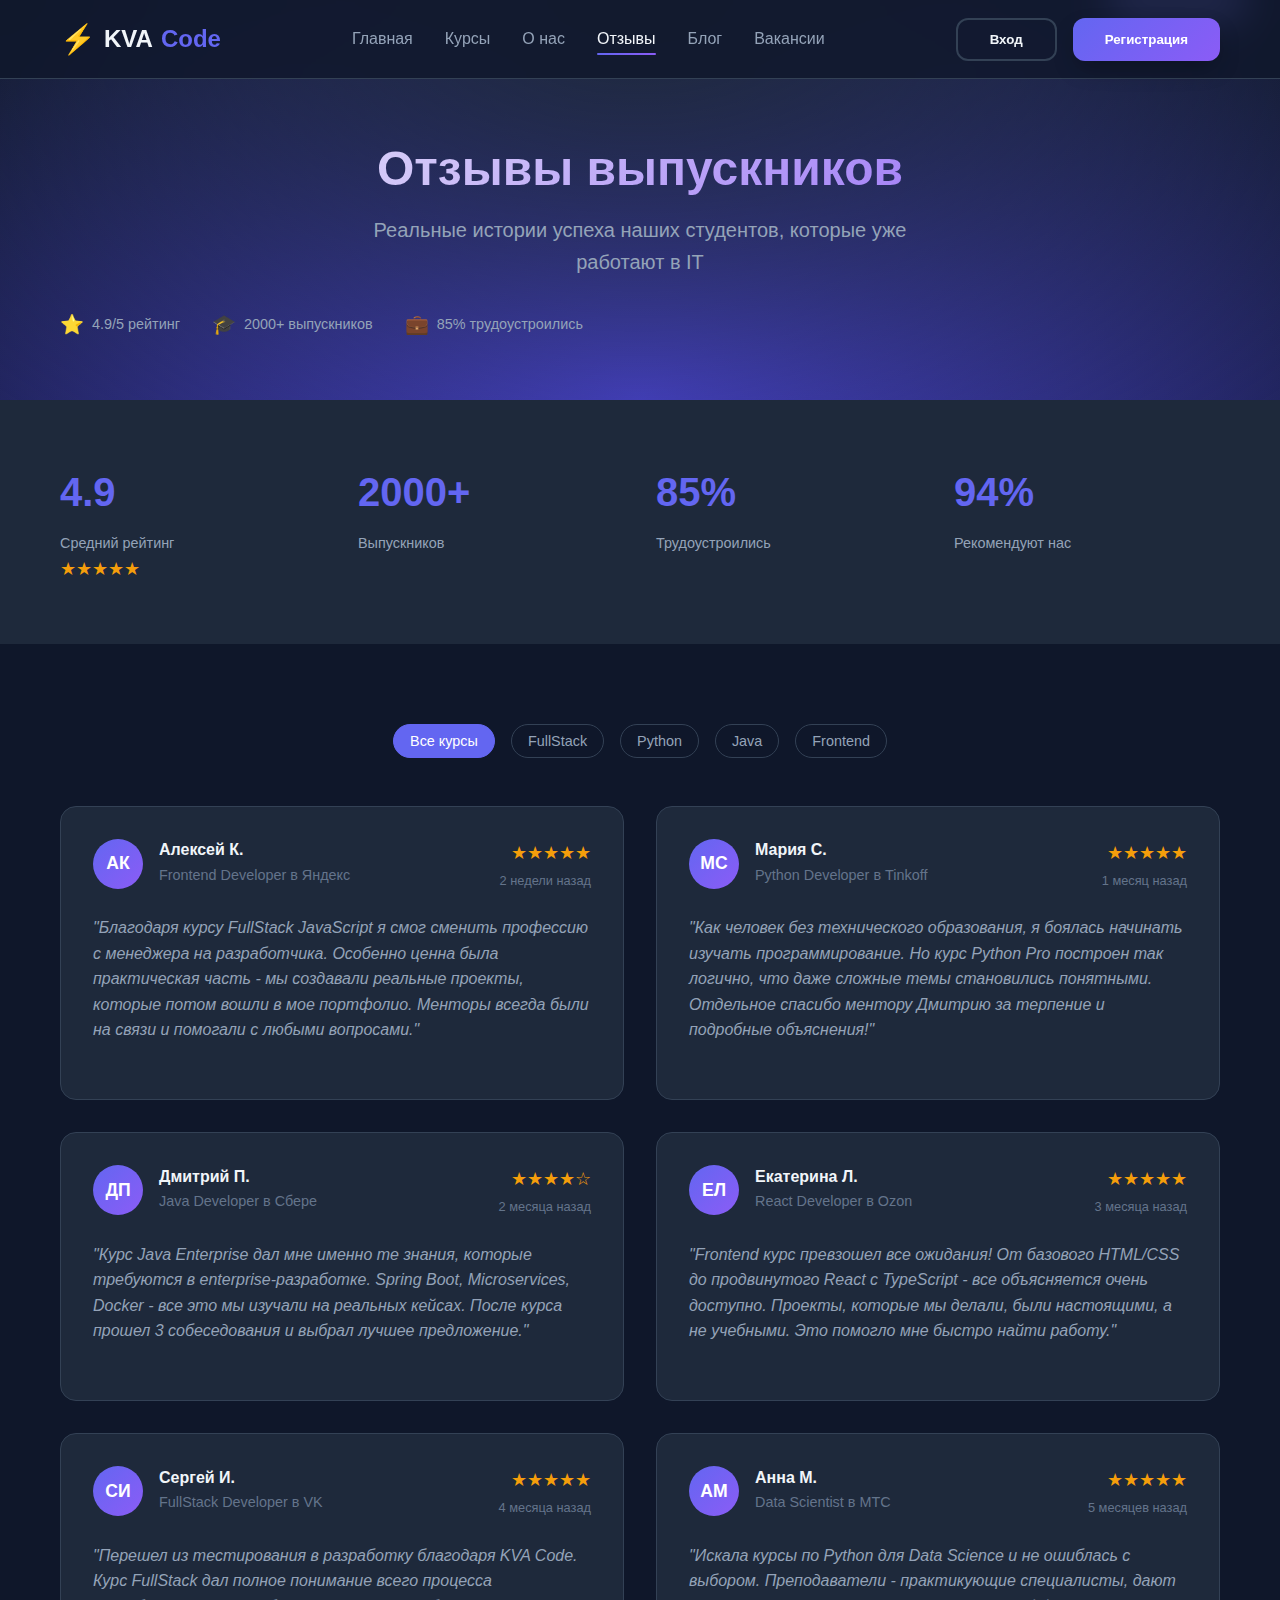
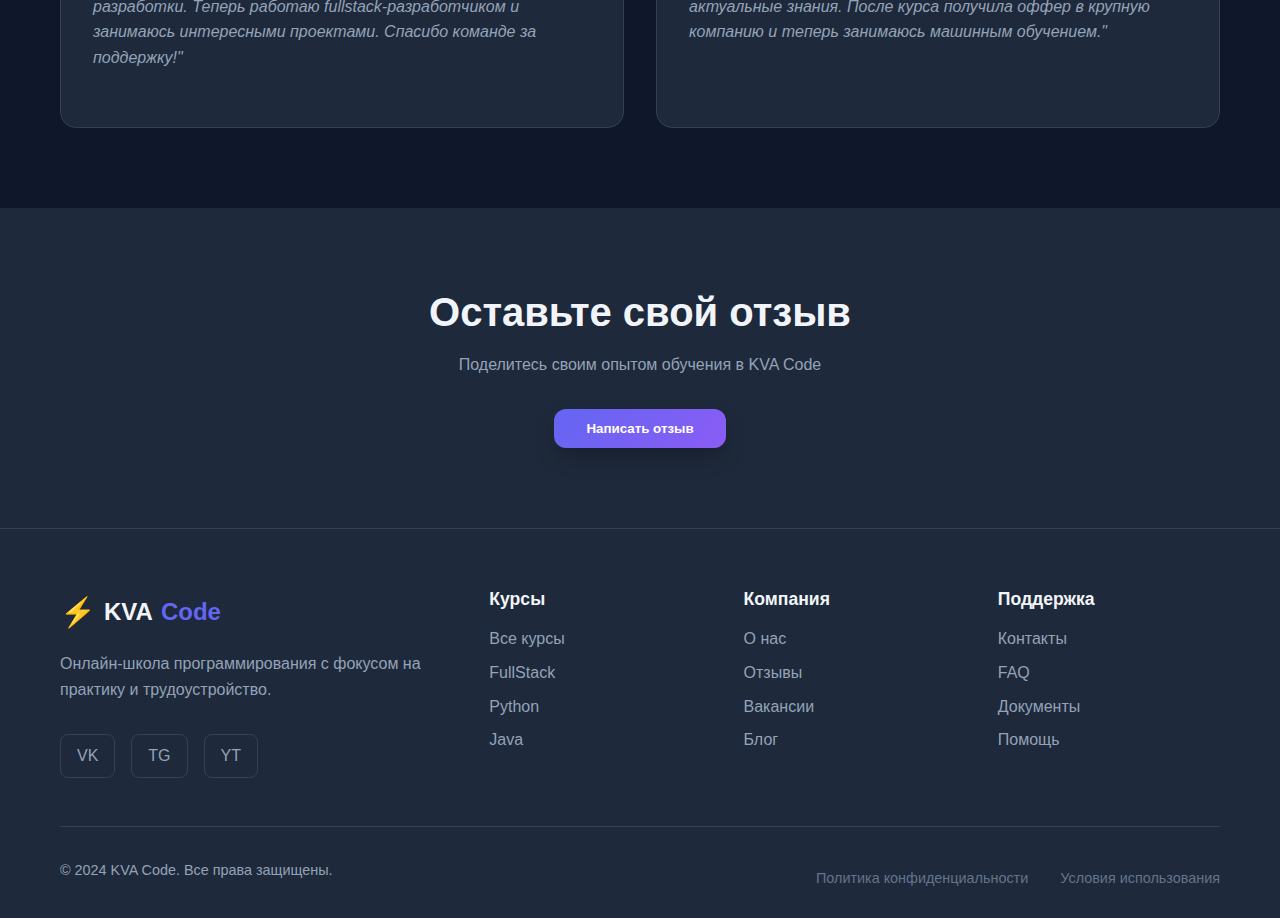
<file: проект/reviews.html>
<!DOCTYPE html>
<html lang="ru">
<head>
    <meta charset="UTF-8">
    <meta name="viewport" content="width=device-width, initial-scale=1.0">
    <title>Отзывы - KVA Code</title>
    <link rel="stylesheet" href="style.css">
</head>
<body>
    <header>
        <div class="container">
            <div class="header-content">
                <div class="logo">
                    <div class="logo-icon">⚡</div>
                    KVA<span>Code</span>
                </div>
                <nav>
                    <ul>
                        <li><a href="index.html">Главная</a></li>
                        <li><a href="courses.html">Курсы</a></li>
                        <li><a href="about.html">О нас</a></li>
                        <li><a href="reviews.html" class="active">Отзывы</a></li>
                        <li><a href="blog.html">Блог</a></li>
                        <li><a href="vacancies.html">Вакансии</a></li>
                    </ul>
                </nav>
                <div class="auth-buttons">
                    <button id="loginBtn" class="btn-outline">Вход</button>
                    <button id="registerBtn" class="btn-primary">Регистрация</button>
                </div>
                <div class="mobile-menu-btn">
                    <span></span>
                    <span></span>
                    <span></span>
                </div>
            </div>
        </div>
    </header>

    <section class="page-hero">
        <div class="container">
            <div class="page-hero-content">
                <h1>Отзывы выпускников</h1>
                <p>Реальные истории успеха наших студентов, которые уже работают в IT</p>
                <div class="hero-features">
                    <div class="feature">
                        <div class="feature-icon">⭐</div>
                        <span>4.9/5 рейтинг</span>
                    </div>
                    <div class="feature">
                        <div class="feature-icon">🎓</div>
                        <span>2000+ выпускников</span>
                    </div>
                    <div class="feature">
                        <div class="feature-icon">💼</div>
                        <span>85% трудоустроились</span>
                    </div>
                </div>
            </div>
        </div>
    </section>

    <section class="reviews-stats">
        <div class="container">
            <div class="stats-cards">
                <div class="stat-card">
                    <div class="stat-number">4.9</div>
                    <div class="stat-label">Средний рейтинг</div>
                    <div class="stars">★★★★★</div>
                </div>
                <div class="stat-card">
                    <div class="stat-number">2000+</div>
                    <div class="stat-label">Выпускников</div>
                </div>
                <div class="stat-card">
                    <div class="stat-number">85%</div>
                    <div class="stat-label">Трудоустроились</div>
                </div>
                <div class="stat-card">
                    <div class="stat-number">94%</div>
                    <div class="stat-label">Рекомендуют нас</div>
                </div>
            </div>
        </div>
    </section>

    <section class="reviews-main">
        <div class="container">
            <div class="reviews-filter">
                <button class="filter-btn active" data-course="all">Все курсы</button>
                <button class="filter-btn" data-course="fullstack">FullStack</button>
                <button class="filter-btn" data-course="python">Python</button>
                <button class="filter-btn" data-course="java">Java</button>
                <button class="filter-btn" data-course="frontend">Frontend</button>
            </div>

            <div class="reviews-grid">
                <div class="review-card" data-course="fullstack">
                    <div class="review-header">
                        <div class="reviewer-info">
                            <div class="reviewer-avatar">АК</div>
                            <div>
                                <h4>Алексей К.</h4>
                                <p>Frontend Developer в Яндекс</p>
                            </div>
                        </div>
                        <div class="review-rating">
                            <span class="stars">★★★★★</span>
                            <span class="review-date">2 недели назад</span>
                        </div>
                    </div>
                    <div class="review-content">
                        <p>"Благодаря курсу FullStack JavaScript я смог сменить профессию с менеджера на разработчика. Особенно ценна была практическая часть - мы создавали реальные проекты, которые потом вошли в мое портфолио. Менторы всегда были на связи и помогали с любыми вопросами."</p>
                    </div>
                    <div class="review-course">
                        <span class="course-badge">FullStack JavaScript</span>
                    </div>
                </div>

                <div class="review-card" data-course="python">
                    <div class="review-header">
                        <div class="reviewer-info">
                            <div class="reviewer-avatar">МС</div>
                            <div>
                                <h4>Мария С.</h4>
                                <p>Python Developer в Tinkoff</p>
                            </div>
                        </div>
                        <div class="review-rating">
                            <span class="stars">★★★★★</span>
                            <span class="review-date">1 месяц назад</span>
                        </div>
                    </div>
                    <div class="review-content">
                        <p>"Как человек без технического образования, я боялась начинать изучать программирование. Но курс Python Pro построен так логично, что даже сложные темы становились понятными. Отдельное спасибо ментору Дмитрию за терпение и подробные объяснения!"</p>
                    </div>
                    <div class="review-course">
                        <span class="course-badge">Python Pro</span>
                    </div>
                </div>

                <div class="review-card" data-course="java">
                    <div class="review-header">
                        <div class="reviewer-info">
                            <div class="reviewer-avatar">ДП</div>
                            <div>
                                <h4>Дмитрий П.</h4>
                                <p>Java Developer в Сбере</p>
                            </div>
                        </div>
                        <div class="review-rating">
                            <span class="stars">★★★★☆</span>
                            <span class="review-date">2 месяца назад</span>
                        </div>
                    </div>
                    <div class="review-content">
                        <p>"Курс Java Enterprise дал мне именно те знания, которые требуются в enterprise-разработке. Spring Boot, Microservices, Docker - все это мы изучали на реальных кейсах. После курса прошел 3 собеседования и выбрал лучшее предложение."</p>
                    </div>
                    <div class="review-course">
                        <span class="course-badge">Java Enterprise</span>
                    </div>
                </div>

                <div class="review-card" data-course="frontend">
                    <div class="review-header">
                        <div class="reviewer-info">
                            <div class="reviewer-avatar">ЕЛ</div>
                            <div>
                                <h4>Екатерина Л.</h4>
                                <p>React Developer в Ozon</p>
                            </div>
                        </div>
                        <div class="review-rating">
                            <span class="stars">★★★★★</span>
                            <span class="review-date">3 месяца назад</span>
                        </div>
                    </div>
                    <div class="review-content">
                        <p>"Frontend курс превзошел все ожидания! От базового HTML/CSS до продвинутого React с TypeScript - все объясняется очень доступно. Проекты, которые мы делали, были настоящими, а не учебными. Это помогло мне быстро найти работу."</p>
                    </div>
                    <div class="review-course">
                        <span class="course-badge">Frontend React</span>
                    </div>
                </div>

                <div class="review-card" data-course="fullstack">
                    <div class="review-header">
                        <div class="reviewer-info">
                            <div class="reviewer-avatar">СИ</div>
                            <div>
                                <h4>Сергей И.</h4>
                                <p>FullStack Developer в VK</p>
                            </div>
                        </div>
                        <div class="review-rating">
                            <span class="stars">★★★★★</span>
                            <span class="review-date">4 месяца назад</span>
                        </div>
                    </div>
                    <div class="review-content">
                        <p>"Перешел из тестирования в разработку благодаря KVA Code. Курс FullStack дал полное понимание всего процесса разработки. Теперь работаю fullstack-разработчиком и занимаюсь интересными проектами. Спасибо команде за поддержку!"</p>
                    </div>
                    <div class="review-course">
                        <span class="course-badge">FullStack JavaScript</span>
                    </div>
                </div>

                <div class="review-card" data-course="python">
                    <div class="review-header">
                        <div class="reviewer-info">
                            <div class="reviewer-avatar">АМ</div>
                            <div>
                                <h4>Анна М.</h4>
                                <p>Data Scientist в МТС</p>
                            </div>
                        </div>
                        <div class="review-rating">
                            <span class="stars">★★★★★</span>
                            <span class="review-date">5 месяцев назад</span>
                        </div>
                    </div>
                    <div class="review-content">
                        <p>"Искала курсы по Python для Data Science и не ошиблась с выбором. Преподаватели - практикующие специалисты, дают актуальные знания. После курса получила оффер в крупную компанию и теперь занимаюсь машинным обучением."</p>
                    </div>
                    <div class="review-course">
                        <span class="course-badge">Python Pro</span>
                    </div>
                </div>
            </div>
        </div>
    </section>

    <section class="add-review">
        <div class="container">
            <div class="add-review-content">
                <h2>Оставьте свой отзыв</h2>
                <p>Поделитесь своим опытом обучения в KVA Code</p>
                <button class="btn-primary" onclick="showReviewModal()">Написать отзыв</button>
            </div>
        </div>
    </section>

    <footer>
        <div class="container">
            <div class="footer-content">
                <div class="footer-brand">
                    <div class="logo">
                        <div class="logo-icon">⚡</div>
                        KVA<span>Code</span>
                    </div>
                    <p>Онлайн-школа программирования с фокусом на практику и трудоустройство.</p>
                    <div class="social-links">
                        <a href="#" class="social-link">VK</a>
                        <a href="#" class="social-link">TG</a>
                        <a href="#" class="social-link">YT</a>
                    </div>
                </div>
                <div class="footer-links">
                    <div class="link-group">
                        <h3>Курсы</h3>
                        <a href="courses.html">Все курсы</a>
                        <a href="#">FullStack</a>
                        <a href="#">Python</a>
                        <a href="#">Java</a>
                    </div>
                    <div class="link-group">
                        <h3>Компания</h3>
                        <a href="about.html">О нас</a>
                        <a href="reviews.html">Отзывы</a>
                        <a href="vacancies.html">Вакансии</a>
                        <a href="blog.html">Блог</a>
                    </div>
                    <div class="link-group">
                        <h3>Поддержка</h3>
                        <a href="contact.html">Контакты</a>
                        <a href="faq.html">FAQ</a>
                        <a href="documents.html">Документы</a>
                        <a href="help.html">Помощь</a>
                    </div>
                </div>
            </div>
            <div class="footer-bottom">
                <p>&copy; 2024 KVA Code. Все права защищены.</p>
                <div class="footer-legal">
                    <a href="#">Политика конфиденциальности</a>
                    <a href="#">Условия использования</a>
                </div>
            </div>
        </div>
    </footer>

    <script src="script.js"></script>
</body>
</html>
</file>
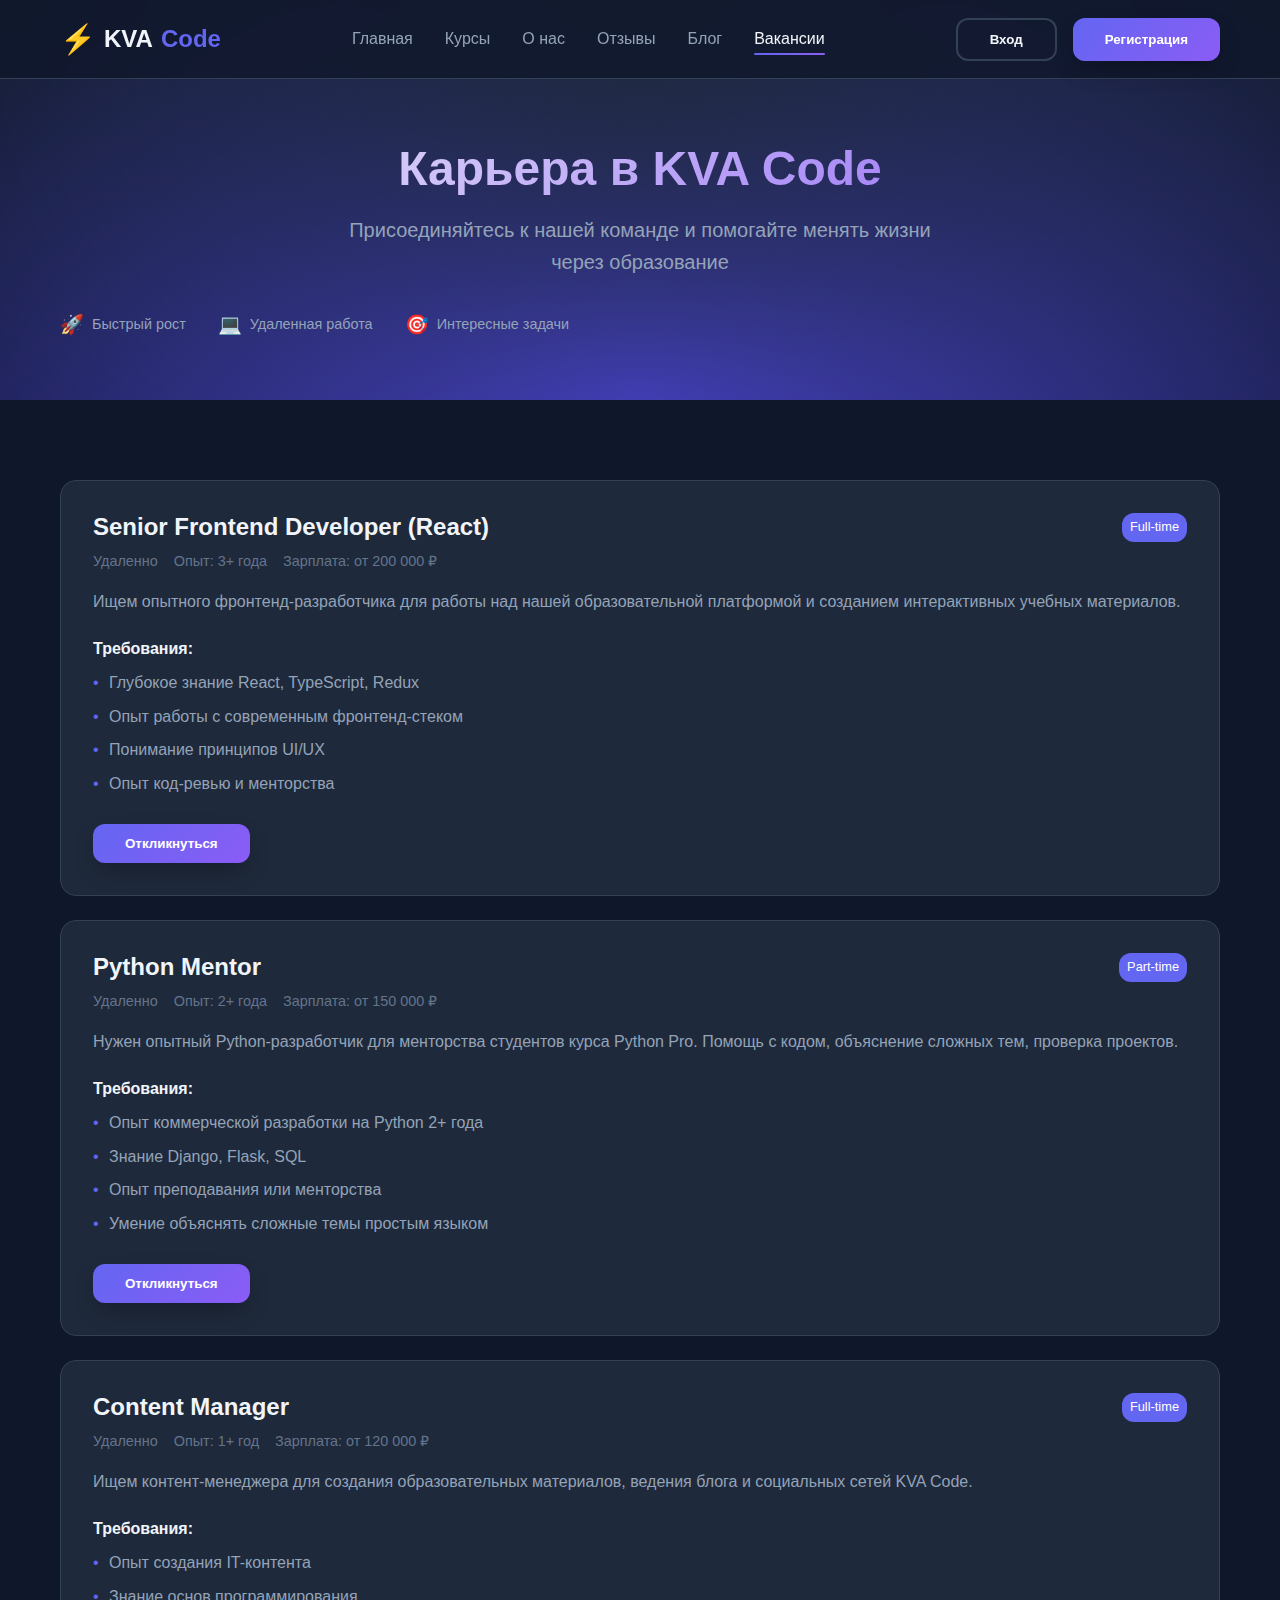
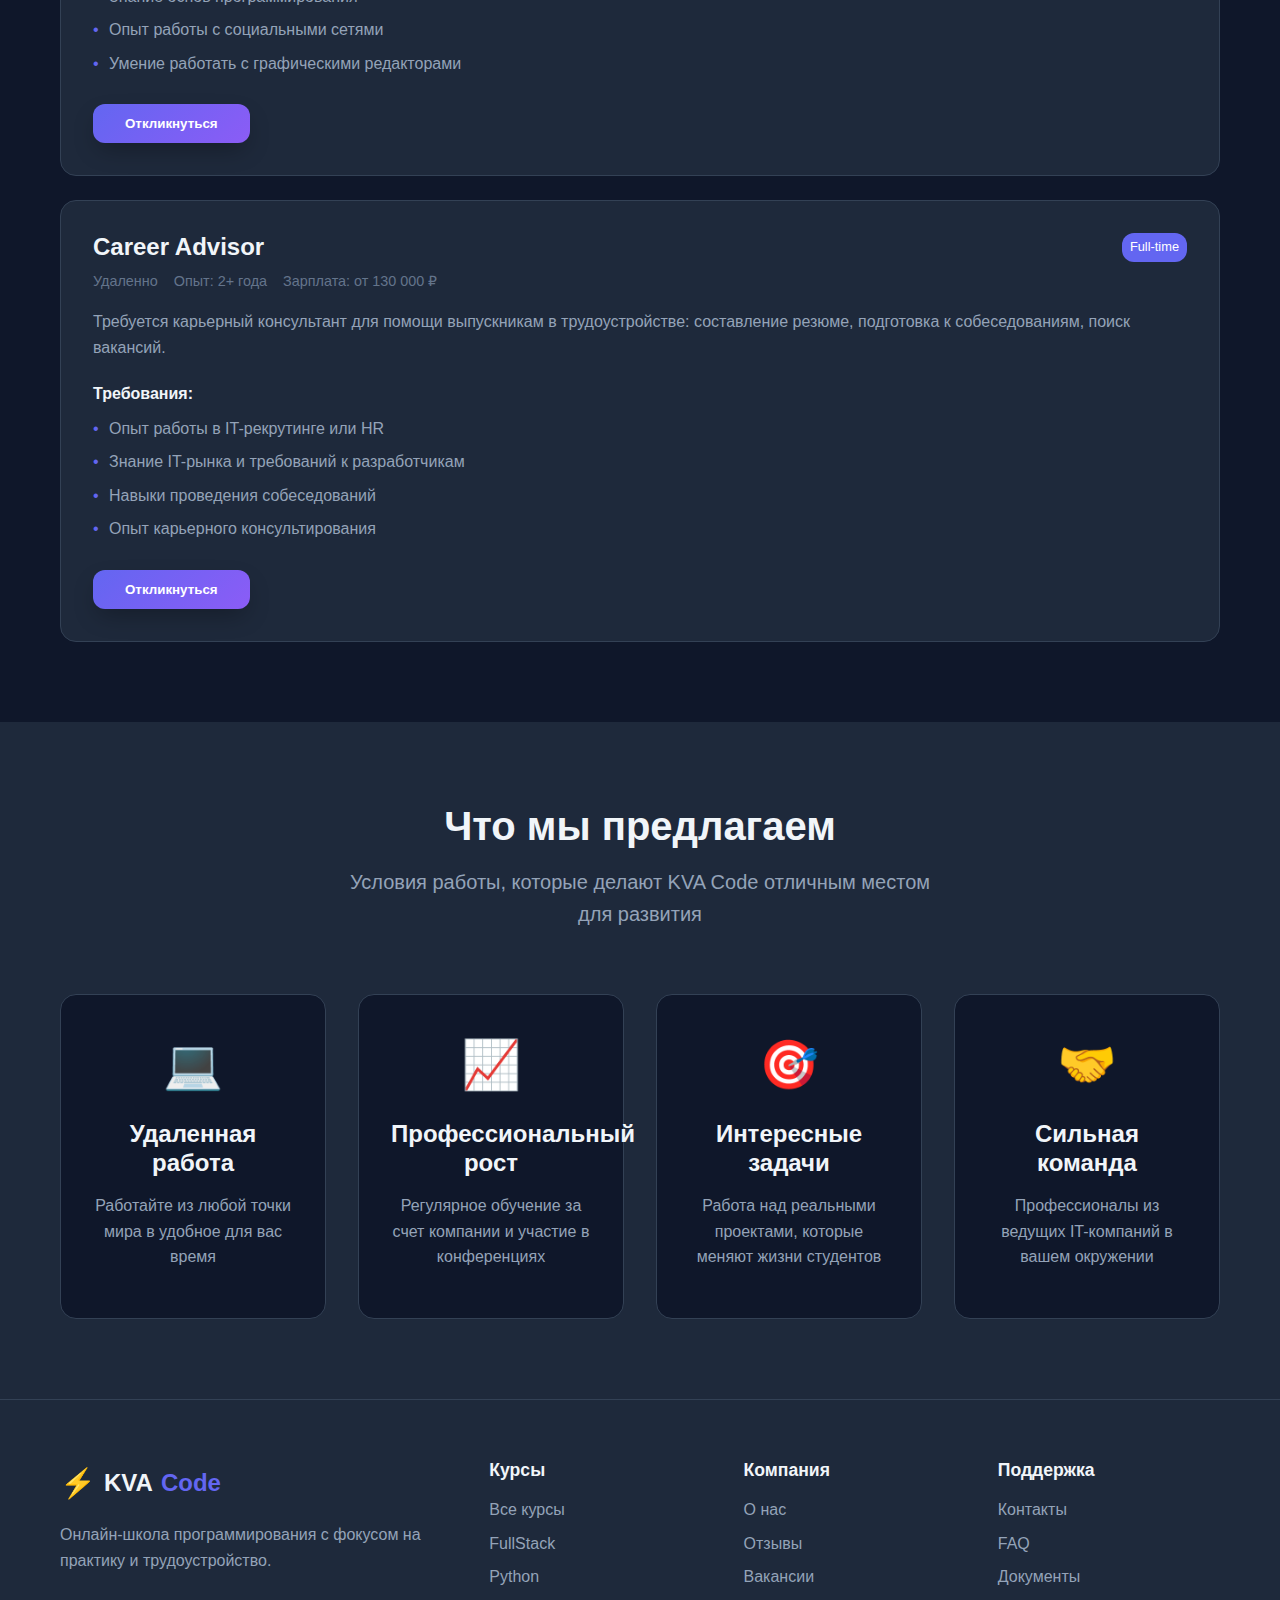
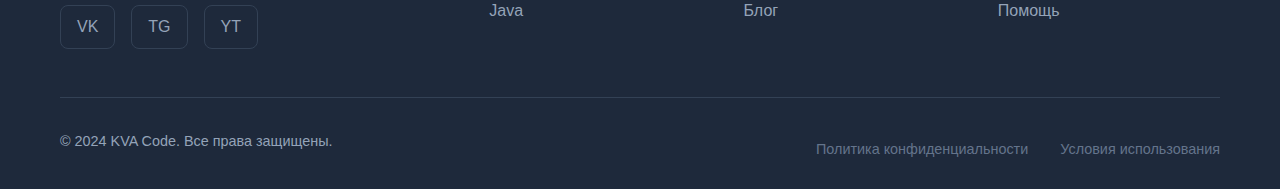
<file: проект/vacancies.html>
<!DOCTYPE html>
<html lang="ru">
<head>
    <meta charset="UTF-8">
    <meta name="viewport" content="width=device-width, initial-scale=1.0">
    <title>Вакансии - KVA Code</title>
    <link rel="stylesheet" href="style.css">
</head>
<body>
    <header>
        <div class="container">
            <div class="header-content">
                <div class="logo">
                    <div class="logo-icon">⚡</div>
                    KVA<span>Code</span>
                </div>
                <nav>
                    <ul>
                        <li><a href="index.html">Главная</a></li>
                        <li><a href="courses.html">Курсы</a></li>
                        <li><a href="about.html">О нас</a></li>
                        <li><a href="reviews.html">Отзывы</a></li>
                        <li><a href="blog.html">Блог</a></li>
                        <li><a href="vacancies.html" class="active">Вакансии</a></li>
                    </ul>
                </nav>
                <div class="auth-buttons">
                    <button id="loginBtn" class="btn-outline">Вход</button>
                    <button id="registerBtn" class="btn-primary">Регистрация</button>
                </div>
                <div class="mobile-menu-btn">
                    <span></span>
                    <span></span>
                    <span></span>
                </div>
            </div>
        </div>
    </header>

    <section class="page-hero">
        <div class="container">
            <div class="page-hero-content">
                <h1>Карьера в KVA Code</h1>
                <p>Присоединяйтесь к нашей команде и помогайте менять жизни через образование</p>
                <div class="hero-features">
                    <div class="feature">
                        <div class="feature-icon">🚀</div>
                        <span>Быстрый рост</span>
                    </div>
                    <div class="feature">
                        <div class="feature-icon">💻</div>
                        <span>Удаленная работа</span>
                    </div>
                    <div class="feature">
                        <div class="feature-icon">🎯</div>
                        <span>Интересные задачи</span>
                    </div>
                </div>
            </div>
        </div>
    </section>

    <section class="vacancies-main">
        <div class="container">
            <div class="vacancies-list">
                <div class="vacancy-card">
                    <div class="vacancy-header">
                        <div>
                            <h3 class="vacancy-title">Senior Frontend Developer (React)</h3>
                            <div class="vacancy-meta">
                                <span>Удаленно</span>
                                <span>Опыт: 3+ года</span>
                                <span>Зарплата: от 200 000 ₽</span>
                            </div>
                        </div>
                        <span class="vacancy-type">Full-time</span>
                    </div>
                    <div class="vacancy-description">
                        <p>Ищем опытного фронтенд-разработчика для работы над нашей образовательной платформой и созданием интерактивных учебных материалов.</p>
                    </div>
                    <div class="vacancy-requirements">
                        <h4>Требования:</h4>
                        <ul class="requirements-list">
                            <li>Глубокое знание React, TypeScript, Redux</li>
                            <li>Опыт работы с современным фронтенд-стеком</li>
                            <li>Понимание принципов UI/UX</li>
                            <li>Опыт код-ревью и менторства</li>
                        </ul>
                    </div>
                    <button class="btn-primary">Откликнуться</button>
                </div>

                <div class="vacancy-card">
                    <div class="vacancy-header">
                        <div>
                            <h3 class="vacancy-title">Python Mentor</h3>
                            <div class="vacancy-meta">
                                <span>Удаленно</span>
                                <span>Опыт: 2+ года</span>
                                <span>Зарплата: от 150 000 ₽</span>
                            </div>
                        </div>
                        <span class="vacancy-type">Part-time</span>
                    </div>
                    <div class="vacancy-description">
                        <p>Нужен опытный Python-разработчик для менторства студентов курса Python Pro. Помощь с кодом, объяснение сложных тем, проверка проектов.</p>
                    </div>
                    <div class="vacancy-requirements">
                        <h4>Требования:</h4>
                        <ul class="requirements-list">
                            <li>Опыт коммерческой разработки на Python 2+ года</li>
                            <li>Знание Django, Flask, SQL</li>
                            <li>Опыт преподавания или менторства</li>
                            <li>Умение объяснять сложные темы простым языком</li>
                        </ul>
                    </div>
                    <button class="btn-primary">Откликнуться</button>
                </div>

                <div class="vacancy-card">
                    <div class="vacancy-header">
                        <div>
                            <h3 class="vacancy-title">Content Manager</h3>
                            <div class="vacancy-meta">
                                <span>Удаленно</span>
                                <span>Опыт: 1+ год</span>
                                <span>Зарплата: от 120 000 ₽</span>
                            </div>
                        </div>
                        <span class="vacancy-type">Full-time</span>
                    </div>
                    <div class="vacancy-description">
                        <p>Ищем контент-менеджера для создания образовательных материалов, ведения блога и социальных сетей KVA Code.</p>
                    </div>
                    <div class="vacancy-requirements">
                        <h4>Требования:</h4>
                        <ul class="requirements-list">
                            <li>Опыт создания IT-контента</li>
                            <li>Знание основ программирования</li>
                            <li>Опыт работы с социальными сетями</li>
                            <li>Умение работать с графическими редакторами</li>
                        </ul>
                    </div>
                    <button class="btn-primary">Откликнуться</button>
                </div>

                <div class="vacancy-card">
                    <div class="vacancy-header">
                        <div>
                            <h3 class="vacancy-title">Career Advisor</h3>
                            <div class="vacancy-meta">
                                <span>Удаленно</span>
                                <span>Опыт: 2+ года</span>
                                <span>Зарплата: от 130 000 ₽</span>
                            </div>
                        </div>
                        <span class="vacancy-type">Full-time</span>
                    </div>
                    <div class="vacancy-description">
                        <p>Требуется карьерный консультант для помощи выпускникам в трудоустройстве: составление резюме, подготовка к собеседованиям, поиск вакансий.</p>
                    </div>
                    <div class="vacancy-requirements">
                        <h4>Требования:</h4>
                        <ul class="requirements-list">
                            <li>Опыт работы в IT-рекрутинге или HR</li>
                            <li>Знание IT-рынка и требований к разработчикам</li>
                            <li>Навыки проведения собеседований</li>
                            <li>Опыт карьерного консультирования</li>
                        </ul>
                    </div>
                    <button class="btn-primary">Откликнуться</button>
                </div>
            </div>
        </div>
    </section>

    <section class="benefits">
        <div class="container">
            <div class="section-header">
                <h2>Что мы предлагаем</h2>
                <p>Условия работы, которые делают KVA Code отличным местом для развития</p>
            </div>
            <div class="benefits-grid">
                <div class="benefit-card">
                    <div class="benefit-icon">💻</div>
                    <h3>Удаленная работа</h3>
                    <p>Работайте из любой точки мира в удобное для вас время</p>
                </div>
                <div class="benefit-card">
                    <div class="benefit-icon">📈</div>
                    <h3>Профессиональный рост</h3>
                    <p>Регулярное обучение за счет компании и участие в конференциях</p>
                </div>
                <div class="benefit-card">
                    <div class="benefit-icon">🎯</div>
                    <h3>Интересные задачи</h3>
                    <p>Работа над реальными проектами, которые меняют жизни студентов</p>
                </div>
                <div class="benefit-card">
                    <div class="benefit-icon">🤝</div>
                    <h3>Сильная команда</h3>
                    <p>Профессионалы из ведущих IT-компаний в вашем окружении</p>
                </div>
            </div>
        </div>
    </section>

    <footer>
        <div class="container">
            <div class="footer-content">
                <div class="footer-brand">
                    <div class="logo">
                        <div class="logo-icon">⚡</div>
                        KVA<span>Code</span>
                    </div>
                    <p>Онлайн-школа программирования с фокусом на практику и трудоустройство.</p>
                    <div class="social-links">
                        <a href="#" class="social-link">VK</a>
                        <a href="#" class="social-link">TG</a>
                        <a href="#" class="social-link">YT</a>
                    </div>
                </div>
                <div class="footer-links">
                    <div class="link-group">
                        <h3>Курсы</h3>
                        <a href="courses.html">Все курсы</a>
                        <a href="#">FullStack</a>
                        <a href="#">Python</a>
                        <a href="#">Java</a>
                    </div>
                    <div class="link-group">
                        <h3>Компания</h3>
                        <a href="about.html">О нас</a>
                        <a href="reviews.html">Отзывы</a>
                        <a href="vacancies.html">Вакансии</a>
                        <a href="blog.html">Блог</a>
                    </div>
                    <div class="link-group">
                        <h3>Поддержка</h3>
                        <a href="contact.html">Контакты</a>
                        <a href="faq.html">FAQ</a>
                        <a href="documents.html">Документы</a>
                        <a href="help.html">Помощь</a>
                    </div>
                </div>
            </div>
            <div class="footer-bottom">
                <p>&copy; 2024 KVA Code. Все права защищены.</p>
                <div class="footer-legal">
                    <a href="#">Политика конфиденциальности</a>
                    <a href="#">Условия использования</a>
                </div>
            </div>
        </div>
    </footer>

    <script src="script.js"></script>
</body>
</html>
</file>
<file: проект/style.css>
/* Базовые стили и переменные */
:root {
    --primary: #6366f1;
    --primary-dark: #4f46e5;
    --primary-light: #8b5cf6;
    --secondary: #1e293b;
    --accent: #f59e0b;
    --success: #10b981;
    --warning: #f59e0b;
    --error: #ef4444;
    --background: #0f172a;
    --surface: #1e293b;
    --surface-light: #334155;
    --text-primary: #f1f5f9;
    --text-secondary: #94a3b8;
    --text-muted: #64748b;
    --border: #334155;
    --shadow: 0 10px 25px -5px rgba(0, 0, 0, 0.3);
    --shadow-lg: 0 25px 50px -12px rgba(0, 0, 0, 0.5);
    --gradient: linear-gradient(135deg, var(--primary), var(--primary-light));
    --gradient-dark: linear-gradient(135deg, var(--primary-dark), var(--primary));
}

* {
    margin: 0;
    padding: 0;
    box-sizing: border-box;
}

html {
    scroll-behavior: smooth;
}

body {
    font-family: 'Inter', -apple-system, BlinkMacSystemFont, sans-serif;
    background-color: var(--background);
    color: var(--text-primary);
    line-height: 1.6;
    overflow-x: hidden;
}

.container {
    max-width: 1200px;
    margin: 0 auto;
    padding: 0 20px;
}

/* Текстовые стили */
h1, h2, h3, h4, h5, h6 {
    font-weight: 700;
    line-height: 1.2;
    margin-bottom: 1rem;
}

h1 {
    font-size: 3.5rem;
    background: linear-gradient(135deg, var(--text-primary), var(--primary-light));
    -webkit-background-clip: text;
    -webkit-text-fill-color: transparent;
    background-clip: text;
}

h2 {
    font-size: 2.5rem;
}

h3 {
    font-size: 1.5rem;
}

p {
    margin-bottom: 1rem;
    color: var(--text-secondary);
}

.gradient-text {
    background: var(--gradient);
    -webkit-background-clip: text;
    -webkit-text-fill-color: transparent;
    background-clip: text;
}

/* Кнопки */
.btn-primary {
    background: var(--gradient);
    color: white;
    padding: 12px 32px;
    border: none;
    border-radius: 12px;
    font-weight: 600;
    text-decoration: none;
    display: inline-flex;
    align-items: center;
    gap: 8px;
    transition: all 0.3s ease;
    cursor: pointer;
    box-shadow: var(--shadow);
}

.btn-primary:hover {
    transform: translateY(-2px);
    box-shadow: var(--shadow-lg);
}

.btn-outline {
    background: transparent;
    color: var(--text-primary);
    padding: 12px 32px;
    border: 2px solid var(--border);
    border-radius: 12px;
    font-weight: 600;
    text-decoration: none;
    display: inline-flex;
    align-items: center;
    gap: 8px;
    transition: all 0.3s ease;
    cursor: pointer;
}

.btn-outline:hover {
    border-color: var(--primary);
    color: var(--primary);
    transform: translateY(-2px);
}

/* Шапка */
header {
    background: rgba(15, 23, 42, 0.8);
    backdrop-filter: blur(20px);
    border-bottom: 1px solid var(--border);
    position: fixed;
    top: 0;
    left: 0;
    right: 0;
    z-index: 1000;
    transition: all 0.3s ease;
}

.header-content {
    display: flex;
    align-items: center;
    justify-content: space-between;
    padding: 1rem 0;
}

.logo {
    display: flex;
    align-items: center;
    gap: 8px;
    font-size: 1.5rem;
    font-weight: 700;
    color: var(--text-primary);
}

.logo-icon {
    font-size: 1.8rem;
}

.logo span {
    color: var(--primary);
}

nav ul {
    display: flex;
    list-style: none;
    gap: 2rem;
}

nav a {
    color: var(--text-secondary);
    text-decoration: none;
    font-weight: 500;
    transition: color 0.3s ease;
    position: relative;
}

nav a:hover,
nav a.active {
    color: var(--text-primary);
}

nav a.active::after {
    content: '';
    position: absolute;
    bottom: -8px;
    left: 0;
    right: 0;
    height: 2px;
    background: var(--gradient);
    border-radius: 2px;
}

.auth-buttons {
    display: flex;
    gap: 1rem;
}

.mobile-menu-btn {
    display: none;
    flex-direction: column;
    gap: 4px;
    cursor: pointer;
}

.mobile-menu-btn span {
    width: 20px;
    height: 2px;
    background: var(--text-primary);
    transition: all 0.3s ease;
}

/* Главный баннер */
.hero {
    padding: 120px 0 80px;
    background: radial-gradient(ellipse at top, var(--surface), transparent),
                radial-gradient(ellipse at bottom, var(--primary-dark), transparent);
}

.hero-content {
    display: grid;
    grid-template-columns: 1fr 1fr;
    gap: 4rem;
    align-items: center;
}

.hero-text h1 {
    font-size: 3.5rem;
    margin-bottom: 1.5rem;
    line-height: 1.1;
}

.hero-text p {
    font-size: 1.25rem;
    margin-bottom: 2rem;
    color: var(--text-secondary);
}

.hero-buttons {
    display: flex;
    gap: 1rem;
    margin-bottom: 3rem;
}

.hero-features {
    display: flex;
    gap: 2rem;
}

.feature {
    display: flex;
    align-items: center;
    gap: 8px;
    font-size: 0.9rem;
    color: var(--text-secondary);
}

.feature-icon {
    font-size: 1.2rem;
}

/* Визуализация кода */
.hero-visual {
    display: flex;
    justify-content: center;
}

.code-window {
    background: var(--surface);
    border-radius: 16px;
    overflow: hidden;
    box-shadow: var(--shadow-lg);
    border: 1px solid var(--border);
    max-width: 400px;
}

.window-header {
    background: var(--surface-light);
    padding: 1rem;
    display: flex;
    align-items: center;
    gap: 8px;
    border-bottom: 1px solid var(--border);
}

.window-dots {
    display: flex;
    gap: 6px;
}

.window-dots span {
    width: 12px;
    height: 12px;
    border-radius: 50%;
    background: var(--text-muted);
}

.window-dots span:nth-child(1) { background: #ef4444; }
.window-dots span:nth-child(2) { background: #f59e0b; }
.window-dots span:nth-child(3) { background: #10b981; }

.window-title {
    color: var(--text-secondary);
    font-size: 0.9rem;
}

.code-content {
    padding: 1.5rem;
    font-family: 'Fira Code', monospace;
    font-size: 0.9rem;
    line-height: 1.5;
}

.code-content pre {
    margin: 0;
    color: var(--text-primary);
}

.code-content code {
    color: #e2e8f0;
}

/* Секции */
.section-header {
    text-align: center;
    margin-bottom: 4rem;
}

.section-header h2 {
    margin-bottom: 1rem;
}

.section-header p {
    font-size: 1.25rem;
    max-width: 600px;
    margin: 0 auto;
}

.section-footer {
    text-align: center;
    margin-top: 3rem;
}

/* Карточки курсов */
.courses-preview {
    padding: 80px 0;
}

.courses-grid {
    display: grid;
    grid-template-columns: repeat(auto-fit, minmax(350px, 1fr));
    gap: 2rem;
}

.course-card {
    background: var(--surface);
    padding: 2rem;
    border-radius: 16px;
    border: 1px solid var(--border);
    transition: all 0.3s ease;
    position: relative;
}

.course-card:hover {
    transform: translateY(-8px);
    border-color: var(--primary);
    box-shadow: var(--shadow-lg);
}

.course-card.featured {
    border-color: var(--primary);
    background: linear-gradient(135deg, var(--surface), var(--surface-light));
}

.course-badge {
    position: absolute;
    top: -10px;
    right: 2rem;
    background: var(--gradient);
    color: white;
    padding: 6px 16px;
    border-radius: 20px;
    font-size: 0.8rem;
    font-weight: 600;
}

.course-header {
    display: flex;
    align-items: center;
    gap: 1rem;
    margin-bottom: 1rem;
}

.course-icon {
    font-size: 2rem;
}

.course-meta {
    margin: 1.5rem 0;
}

.meta-item {
    display: flex;
    justify-content: space-between;
    margin-bottom: 0.5rem;
}

.meta-label {
    color: var(--text-muted);
    font-size: 0.9rem;
}

.meta-value {
    color: var(--text-primary);
    font-weight: 500;
}

.course-price {
    display: flex;
    align-items: center;
    gap: 1rem;
    margin: 1.5rem 0;
}

.price {
    font-size: 1.5rem;
    font-weight: 700;
    color: var(--text-primary);
}

.price-old {
    font-size: 1rem;
    color: var(--text-muted);
    text-decoration: line-through;
}

.btn-course {
    width: 100%;
    background: var(--gradient);
    color: white;
    border: none;
    padding: 12px;
    border-radius: 12px;
    font-weight: 600;
    cursor: pointer;
    transition: all 0.3s ease;
}

.btn-course:hover {
    transform: translateY(-2px);
    box-shadow: var(--shadow);
}

/* Особенности */
.features {
    padding: 80px 0;
    background: var(--surface);
}

.features-grid {
    display: grid;
    grid-template-columns: repeat(auto-fit, minmax(300px, 1fr));
    gap: 2rem;
}

.feature-card {
    background: var(--background);
    padding: 2rem;
    border-radius: 16px;
    border: 1px solid var(--border);
    transition: all 0.3s ease;
    text-align: center;
}

.feature-card:hover {
    transform: translateY(-4px);
    border-color: var(--primary);
    box-shadow: var(--shadow);
}

.feature-card .feature-icon {
    font-size: 3rem;
    margin-bottom: 1rem;
}

.feature-card h3 {
    margin-bottom: 1rem;
}

/* Отзывы */
.testimonials {
    padding: 80px 0;
}

.testimonials-grid {
    display: grid;
    grid-template-columns: repeat(auto-fit, minmax(400px, 1fr));
    gap: 2rem;
}

.testimonial-card {
    background: var(--surface);
    padding: 2rem;
    border-radius: 16px;
    border: 1px solid var(--border);
}

.testimonial-content {
    position: relative;
    margin-bottom: 2rem;
}

.quote-icon {
    font-size: 3rem;
    color: var(--primary);
    margin-bottom: 1rem;
    opacity: 0.5;
}

.testimonial-author {
    display: flex;
    align-items: center;
    gap: 1rem;
}

.author-avatar {
    width: 50px;
    height: 50px;
    background: var(--gradient);
    border-radius: 50%;
    display: flex;
    align-items: center;
    justify-content: center;
    font-weight: 600;
    color: white;
}

.author-info h4 {
    margin-bottom: 0.25rem;
}

.author-info p {
    margin: 0;
    color: var(--text-muted);
    font-size: 0.9rem;
}

/* Призыв к действию */
.cta {
    padding: 80px 0;
    background: var(--gradient-dark);
    text-align: center;
}

.cta-content h2 {
    color: white;
    margin-bottom: 1rem;
}

.cta-content p {
    color: rgba(255, 255, 255, 0.8);
    font-size: 1.25rem;
    margin-bottom: 2rem;
}

.cta-buttons {
    display: flex;
    gap: 1rem;
    justify-content: center;
    flex-wrap: wrap;
}

.cta .btn-outline {
    border-color: rgba(255, 255, 255, 0.3);
    color: white;
}

.cta .btn-outline:hover {
    border-color: white;
    background: rgba(255, 255, 255, 0.1);
}

/* Подвал */
footer {
    background: var(--surface);
    padding: 60px 0 20px;
    border-top: 1px solid var(--border);
}

.footer-content {
    display: grid;
    grid-template-columns: 1fr 2fr;
    gap: 4rem;
    margin-bottom: 3rem;
}

.footer-brand .logo {
    margin-bottom: 1rem;
}

.footer-brand p {
    margin-bottom: 2rem;
    color: var(--text-secondary);
}

.social-links {
    display: flex;
    gap: 1rem;
}

.social-link {
    color: var(--text-secondary);
    text-decoration: none;
    padding: 8px 16px;
    border: 1px solid var(--border);
    border-radius: 8px;
    transition: all 0.3s ease;
}

.social-link:hover {
    color: var(--text-primary);
    border-color: var(--primary);
}

.footer-links {
    display: grid;
    grid-template-columns: repeat(3, 1fr);
    gap: 2rem;
}

.link-group h3 {
    color: var(--text-primary);
    margin-bottom: 1rem;
    font-size: 1.1rem;
}

.link-group a {
    display: block;
    color: var(--text-secondary);
    text-decoration: none;
    margin-bottom: 0.5rem;
    transition: color 0.3s ease;
}

.link-group a:hover {
    color: var(--text-primary);
}

.footer-bottom {
    display: flex;
    justify-content: space-between;
    align-items: center;
    padding-top: 2rem;
    border-top: 1px solid var(--border);
    color: var(--text-muted);
    font-size: 0.9rem;
}

.footer-legal {
    display: flex;
    gap: 2rem;
}

.footer-legal a {
    color: var(--text-muted);
    text-decoration: none;
    transition: color 0.3s ease;
}

.footer-legal a:hover {
    color: var(--text-secondary);
}

/* Дополнения к существующим стилям */

/* Страница героя для внутренних страниц */
.page-hero {
    padding: 140px 0 60px;
    background: radial-gradient(ellipse at top, var(--surface), transparent),
                radial-gradient(ellipse at bottom, var(--primary-dark), transparent);
    text-align: center;
}

.page-hero-content h1 {
    font-size: 3rem;
    margin-bottom: 1rem;
}

.page-hero-content p {
    font-size: 1.25rem;
    max-width: 600px;
    margin: 0 auto 2rem;
    color: var(--text-secondary);
}

/* Фильтр курсов */
.courses-filter {
    padding: 2rem 0;
    background: var(--surface);
    border-bottom: 1px solid var(--border);
}

.filter-container {
    display: flex;
    gap: 3rem;
    align-items: start;
}

.filter-group h3 {
    margin-bottom: 1rem;
    color: var(--text-primary);
    font-size: 1.1rem;
}

.filter-buttons {
    display: flex;
    gap: 0.5rem;
    flex-wrap: wrap;
}

.filter-btn {
    background: var(--background);
    border: 1px solid var(--border);
    color: var(--text-secondary);
    padding: 8px 16px;
    border-radius: 20px;
    cursor: pointer;
    transition: all 0.3s ease;
    font-size: 0.9rem;
}

.filter-btn.active,
.filter-btn:hover {
    background: var(--primary);
    color: white;
    border-color: var(--primary);
}

/* Расширенная сетка курсов */
.courses-grid.extended {
    grid-template-columns: repeat(auto-fit, minmax(400px, 1fr));
}

.course-tag {
    font-size: 0.8rem;
    padding: 4px 8px;
    border-radius: 12px;
    background: var(--surface-light);
    color: var(--text-secondary);
}

.course-tag.popular {
    background: var(--accent);
    color: white;
}

.course-tag.advanced {
    background: var(--primary);
    color: white;
}

.course-skills {
    display: flex;
    flex-wrap: wrap;
    gap: 0.5rem;
    margin: 1rem 0;
}

.skill-tag {
    background: var(--background);
    color: var(--text-secondary);
    padding: 4px 8px;
    border-radius: 6px;
    font-size: 0.8rem;
    border: 1px solid var(--border);
}

/* Простая CTA секция */
.cta-simple {
    padding: 60px 0;
    background: var(--surface);
    text-align: center;
}

.cta-simple .cta-content h2 {
    margin-bottom: 1rem;
}

.cta-simple .cta-content p {
    max-width: 500px;
    margin: 0 auto 2rem;
    color: var(--text-secondary);
}

/* О нас - Миссия */
.about-mission {
    padding: 80px 0;
}

.mission-grid {
    display: grid;
    grid-template-columns: 2fr 1fr;
    gap: 4rem;
    align-items: start;
}

.mission-content h2 {
    margin-bottom: 1.5rem;
}

.mission-stats {
    display: grid;
    grid-template-columns: repeat(3, 1fr);
    gap: 2rem;
    margin-top: 3rem;
}

.mission-stat {
    text-align: center;
}

.stat-number {
    font-size: 2.5rem;
    font-weight: bold;
    color: var(--primary);
    margin-bottom: 0.5rem;
}

.stat-label {
    color: var(--text-secondary);
    font-size: 0.9rem;
}

.mission-visual {
    display: flex;
    justify-content: center;
}

.visual-card {
    background: var(--surface);
    padding: 2rem;
    border-radius: 16px;
    border: 1px solid var(--border);
    text-align: center;
    max-width: 300px;
}

.visual-icon {
    font-size: 3rem;
    margin-bottom: 1rem;
}

/* Ценности */
.values {
    padding: 80px 0;
    background: var(--surface);
}

.values-grid {
    display: grid;
    grid-template-columns: repeat(auto-fit, minmax(300px, 1fr));
    gap: 2rem;
}

.value-card {
    background: var(--background);
    padding: 2rem;
    border-radius: 16px;
    border: 1px solid var(--border);
    text-align: center;
    transition: all 0.3s ease;
}

.value-card:hover {
    transform: translateY(-5px);
    border-color: var(--primary);
}

.value-icon {
    font-size: 3rem;
    margin-bottom: 1rem;
}

/* Команда */
.team {
    padding: 80px 0;
}

.team-grid {
    display: grid;
    grid-template-columns: repeat(auto-fit, minmax(280px, 1fr));
    gap: 2rem;
}

.team-member {
    background: var(--surface);
    padding: 2rem;
    border-radius: 16px;
    border: 1px solid var(--border);
    text-align: center;
    transition: all 0.3s ease;
}

.team-member:hover {
    transform: translateY(-5px);
    border-color: var(--primary);
}

.member-avatar {
    margin-bottom: 1.5rem;
}

.avatar-image {
    width: 80px;
    height: 80px;
    border-radius: 50%;
    display: flex;
    align-items: center;
    justify-content: center;
    font-weight: bold;
    color: white;
    margin: 0 auto;
    font-size: 1.5rem;
}

.member-role {
    color: var(--primary);
    font-weight: 500;
    margin-bottom: 1rem;
}

.member-bio {
    color: var(--text-secondary);
    margin-bottom: 1.5rem;
    font-size: 0.9rem;
}

.member-skills {
    display: flex;
    justify-content: center;
    flex-wrap: wrap;
    gap: 0.5rem;
}

.member-skills .skill {
    background: var(--background);
    color: var(--text-secondary);
    padding: 4px 8px;
    border-radius: 12px;
    font-size: 0.8rem;
    border: 1px solid var(--border);
}

/* Партнеры */
.partners {
    padding: 80px 0;
    background: var(--surface);
}

.partners-grid {
    display: grid;
    grid-template-columns: repeat(auto-fit, minmax(150px, 1fr));
    gap: 2rem;
    text-align: center;
}

.partner-logo {
    background: var(--background);
    padding: 2rem;
    border-radius: 12px;
    border: 1px solid var(--border);
    font-weight: bold;
    color: var(--text-primary);
    transition: all 0.3s ease;
}

.partner-logo:hover {
    border-color: var(--primary);
    transform: translateY(-2px);
}

/* Достижения */
.achievements {
    padding: 80px 0;
}

.achievements-grid {
    display: grid;
    grid-template-columns: repeat(auto-fit, minmax(250px, 1fr));
    gap: 2rem;
}

.achievement-card {
    background: var(--surface);
    padding: 2rem;
    border-radius: 16px;
    border: 1px solid var(--border);
    display: flex;
    align-items: center;
    gap: 1rem;
    transition: all 0.3s ease;
}

.achievement-card:hover {
    border-color: var(--primary);
    transform: translateY(-2px);
}

.achievement-icon {
    font-size: 2.5rem;
    flex-shrink: 0;
}

.achievement-content h3 {
    margin-bottom: 0.5rem;
}

.achievement-content p {
    margin: 0;
    color: var(--text-secondary);
    font-size: 0.9rem;
}

/* Контакты - основная секция */
.contact-main {
    padding: 80px 0;
}

.contact-grid {
    display: grid;
    grid-template-columns: 1fr 1fr;
    gap: 4rem;
}

.contact-cards {
    display: flex;
    flex-direction: column;
    gap: 1.5rem;
    margin: 2rem 0;
}

.contact-card {
    background: var(--surface);
    padding: 1.5rem;
    border-radius: 12px;
    border: 1px solid var(--border);
    display: flex;
    align-items: start;
    gap: 1rem;
    transition: all 0.3s ease;
}

.contact-card:hover {
    border-color: var(--primary);
    transform: translateX(5px);
}

.contact-icon {
    font-size: 1.5rem;
    flex-shrink: 0;
}

.contact-details h3 {
    margin-bottom: 0.5rem;
}

.contact-details p {
    margin: 0.25rem 0;
    color: var(--text-secondary);
}

/* Социальные кнопки */
.social-section {
    margin-top: 2rem;
}

.social-section h3 {
    margin-bottom: 1rem;
}

.social-buttons {
    display: grid;
    grid-template-columns: 1fr 1fr;
    gap: 1rem;
}

.social-btn {
    display: flex;
    align-items: center;
    justify-content: center;
    padding: 12px;
    border-radius: 8px;
    text-decoration: none;
    color: white;
    font-weight: 500;
    transition: all 0.3s ease;
}

.social-btn:hover {
    transform: translateY(-2px);
    opacity: 0.9;
}

.social-btn.vk { background: #4c75a3; }
.social-btn.tg { background: #0088cc; }
.social-btn.yt { background: #ff0000; }
.social-btn.habr { background: #77a2b4; }

/* Форма контактов */
.contact-form-section {
    display: flex;
    justify-content: center;
}

.form-container {
    background: var(--surface);
    padding: 2rem;
    border-radius: 16px;
    border: 1px solid var(--border);
    width: 100%;
    max-width: 500px;
}

.form-container h2 {
    margin-bottom: 0.5rem;
}

.form-container p {
    color: var(--text-secondary);
    margin-bottom: 2rem;
}

.contact-form .form-row {
    display: grid;
    grid-template-columns: 1fr 1fr;
    gap: 1rem;
}

.contact-form .form-group {
    margin-bottom: 1.5rem;
}

.contact-form label {
    display: block;
    margin-bottom: 0.5rem;
    color: var(--text-primary);
    font-weight: 500;
}

.contact-form input,
.contact-form select,
.contact-form textarea {
    width: 100%;
    padding: 12px;
    background: var(--background);
    border: 1px solid var(--border);
    border-radius: 8px;
    color: var(--text-primary);
    font-size: 1rem;
    transition: border-color 0.3s ease;
}

.contact-form input:focus,
.contact-form select:focus,
.contact-form textarea:focus {
    outline: none;
    border-color: var(--primary);
}

.contact-form textarea {
    resize: vertical;
    min-height: 120px;
    font-family: inherit;
}

.full-width {
    width: 100%;
}

/* FAQ */
.faq-contact {
    padding: 80px 0;
    background: var(--surface);
}

.faq-grid {
    max-width: 800px;
    margin: 0 auto;
}

.faq-item {
    background: var(--background);
    border: 1px solid var(--border);
    border-radius: 12px;
    margin-bottom: 1rem;
    overflow: hidden;
}

.faq-question {
    padding: 1.5rem;
    display: flex;
    justify-content: space-between;
    align-items: center;
    cursor: pointer;
    transition: background 0.3s ease;
}

.faq-question:hover {
    background: var(--surface-light);
}

.faq-question h3 {
    margin: 0;
    font-size: 1.1rem;
}

.faq-toggle {
    font-size: 1.5rem;
    color: var(--primary);
    transition: transform 0.3s ease;
}

.faq-answer {
    padding: 0 1.5rem;
    max-height: 0;
    overflow: hidden;
    transition: all 0.3s ease;
}

.faq-item.active .faq-answer {
    padding: 0 1.5rem 1.5rem;
    max-height: 200px;
}

.faq-item.active .faq-toggle {
    transform: rotate(45deg);
}

/* Карта */
.map-section {
    padding: 60px 0;
}

.map-container {
    border-radius: 16px;
    overflow: hidden;
    border: 1px solid var(--border);
}

.map-placeholder {
    background: var(--surface);
    padding: 3rem;
    text-align: center;
}

.map-content h3 {
    margin-bottom: 2rem;
}

.office-cards {
    display: grid;
    grid-template-columns: repeat(auto-fit, minmax(250px, 1fr));
    gap: 2rem;
    max-width: 600px;
    margin: 0 auto;
}

.office-card {
    background: var(--background);
    padding: 1.5rem;
    border-radius: 12px;
    border: 1px solid var(--border);
}

.office-card h4 {
    margin-bottom: 0.5rem;
    color: var(--primary);
}

.office-card p {
    margin: 0.25rem 0;
    color: var(--text-secondary);
    font-size: 0.9rem;
}

/* Блог */
.blog-categories {
    padding: 2rem 0;
    background: var(--surface);
    border-bottom: 1px solid var(--border);
}

.categories-filter {
    display: flex;
    gap: 1rem;
    justify-content: center;
    flex-wrap: wrap;
}

.category-btn {
    background: var(--background);
    border: 1px solid var(--border);
    color: var(--text-secondary);
    padding: 8px 16px;
    border-radius: 20px;
    cursor: pointer;
    transition: all 0.3s ease;
    font-size: 0.9rem;
}

.category-btn.active,
.category-btn:hover {
    background: var(--primary);
    color: white;
    border-color: var(--primary);
}

.blog-posts {
    padding: 80px 0;
}

.posts-grid {
    display: grid;
    grid-template-columns: repeat(auto-fit, minmax(350px, 1fr));
    gap: 2rem;
}

.post-card {
    background: var(--surface);
    border-radius: 16px;
    border: 1px solid var(--border);
    overflow: hidden;
    transition: all 0.3s ease;
}

.post-card:hover {
    transform: translateY(-5px);
    border-color: var(--primary);
    box-shadow: var(--shadow-lg);
}

.post-image {
    height: 200px;
    overflow: hidden;
}

.image-placeholder {
    width: 100%;
    height: 100%;
    display: flex;
    align-items: center;
    justify-content: center;
    color: white;
    font-weight: bold;
}

.post-content {
    padding: 1.5rem;
}

.post-meta {
    display: flex;
    justify-content: space-between;
    align-items: center;
    margin-bottom: 1rem;
    font-size: 0.9rem;
}

.post-category {
    padding: 4px 8px;
    border-radius: 12px;
    font-size: 0.8rem;
    font-weight: 500;
}

.post-category.technology { background: #667eea; color: white; }
.post-category.career { background: #f5576c; color: white; }
.post-category.learning { background: #4facfe; color: white; }
.post-category.news { background: #43e97b; color: white; }

.post-date {
    color: var(--text-muted);
}

.post-content h3 {
    margin-bottom: 1rem;
}

.post-content h3 a {
    color: var(--text-primary);
    text-decoration: none;
    transition: color 0.3s ease;
}

.post-content h3 a:hover {
    color: var(--primary);
}

.post-content p {
    color: var(--text-secondary);
    margin-bottom: 1.5rem;
    line-height: 1.6;
}

.post-footer {
    display: flex;
    justify-content: space-between;
    align-items: center;
}

.post-author {
    display: flex;
    align-items: center;
    gap: 0.5rem;
}

.author-avatar {
    width: 32px;
    height: 32px;
    border-radius: 50%;
    background: var(--primary);
    display: flex;
    align-items: center;
    justify-content: center;
    color: white;
    font-size: 0.8rem;
    font-weight: bold;
}

.read-more {
    color: var(--primary);
    text-decoration: none;
    font-weight: 500;
    transition: all 0.3s ease;
}

.read-more:hover {
    transform: translateX(5px);
}

/* Рассылка */
.newsletter {
    padding: 80px 0;
    background: var(--surface);
}

.newsletter-content {
    text-align: center;
    max-width: 500px;
    margin: 0 auto;
}

.newsletter-content h2 {
    margin-bottom: 1rem;
}

.newsletter-content p {
    color: var(--text-secondary);
    margin-bottom: 2rem;
}

.newsletter-form {
    display: flex;
    gap: 1rem;
}

.newsletter-form input {
    flex: 1;
    padding: 12px;
    background: var(--background);
    border: 1px solid var(--border);
    border-radius: 8px;
    color: var(--text-primary);
    font-size: 1rem;
}

.newsletter-form input:focus {
    outline: none;
    border-color: var(--primary);
}

/* Отзывы */
.reviews-stats {
    padding: 60px 0;
    background: var(--surface);
}

.stats-cards {
    display: grid;
    grid-template-columns: repeat(auto-fit, minmax(200px, 1fr));
    gap: 2rem;
}

.reviews-main {
    padding: 80px 0;
}

.reviews-filter {
    display: flex;
    gap: 1rem;
    justify-content: center;
    margin-bottom: 3rem;
    flex-wrap: wrap;
}

.reviews-grid {
    display: grid;
    grid-template-columns: repeat(auto-fit, minmax(400px, 1fr));
    gap: 2rem;
}

.review-card {
    background: var(--surface);
    padding: 2rem;
    border-radius: 16px;
    border: 1px solid var(--border);
    transition: all 0.3s ease;
}

.review-card:hover {
    transform: translateY(-5px);
    border-color: var(--primary);
}

.review-header {
    display: flex;
    justify-content: space-between;
    align-items: start;
    margin-bottom: 1.5rem;
}

.reviewer-info {
    display: flex;
    align-items: center;
    gap: 1rem;
}

.reviewer-avatar {
    width: 50px;
    height: 50px;
    border-radius: 50%;
    background: var(--gradient);
    display: flex;
    align-items: center;
    justify-content: center;
    color: white;
    font-weight: bold;
    font-size: 1.1rem;
}

.reviewer-info h4 {
    margin-bottom: 0.25rem;
}

.reviewer-info p {
    margin: 0;
    color: var(--text-muted);
    font-size: 0.9rem;
}

.review-rating {
    text-align: right;
}

.stars {
    color: var(--accent);
    font-size: 1.1rem;
}

.review-date {
    display: block;
    color: var(--text-muted);
    font-size: 0.8rem;
    margin-top: 0.25rem;
}

.review-content {
    margin-bottom: 1.5rem;
}

.review-content p {
    color: var(--text-secondary);
    line-height: 1.6;
    font-style: italic;
    margin: 0;
}

.review-course {
    display: flex;
    justify-content: flex-end;
}

.course-badge {
    background: var(--primary);
    color: white;
    padding: 4px 12px;
    border-radius: 12px;
    font-size: 0.8rem;
    font-weight: 500;
}

.add-review {
    padding: 80px 0;
    background: var(--surface);
    text-align: center;
}

.add-review-content h2 {
    margin-bottom: 1rem;
}

.add-review-content p {
    color: var(--text-secondary);
    margin-bottom: 2rem;
}

/* Вакансии */
.vacancies-main {
    padding: 80px 0;
}

.vacancies-list {
    display: flex;
    flex-direction: column;
    gap: 1.5rem;
}

.vacancy-card {
    background: var(--surface);
    padding: 2rem;
    border-radius: 16px;
    border: 1px solid var(--border);
    transition: all 0.3s ease;
}

.vacancy-card:hover {
    border-color: var(--primary);
    transform: translateY(-2px);
}

.vacancy-header {
    display: flex;
    justify-content: space-between;
    align-items: start;
    margin-bottom: 1rem;
}

.vacancy-title {
    color: var(--text-primary);
    margin-bottom: 0.5rem;
}

.vacancy-meta {
    display: flex;
    gap: 1rem;
    color: var(--text-muted);
    font-size: 0.9rem;
}

.vacancy-type {
    background: var(--primary);
    color: white;
    padding: 4px 8px;
    border-radius: 12px;
    font-size: 0.8rem;
}

.vacancy-description {
    color: var(--text-secondary);
    margin-bottom: 1.5rem;
}

.vacancy-requirements {
    margin-bottom: 1.5rem;
}

.vacancy-requirements h4 {
    margin-bottom: 0.5rem;
    color: var(--text-primary);
}

.requirements-list {
    list-style: none;
    padding: 0;
    color: var(--text-secondary);
}

.requirements-list li {
    padding: 0.25rem 0;
    position: relative;
    padding-left: 1rem;
}

.requirements-list li:before {
    content: '•';
    color: var(--primary);
    position: absolute;
    left: 0;
}

.benefits {
    padding: 80px 0;
    background: var(--surface);
}

.benefits-grid {
    display: grid;
    grid-template-columns: repeat(auto-fit, minmax(250px, 1fr));
    gap: 2rem;
}

.benefit-card {
    background: var(--background);
    padding: 2rem;
    border-radius: 16px;
    border: 1px solid var(--border);
    text-align: center;
    transition: all 0.3s ease;
}

.benefit-card:hover {
    border-color: var(--primary);
    transform: translateY(-2px);
}

.benefit-icon {
    font-size: 3rem;
    margin-bottom: 1rem;
}

/* FAQ страница */
.faq-main {
    padding: 80px 0;
}

.faq-categories {
    display: flex;
    gap: 1rem;
    justify-content: center;
    margin-bottom: 3rem;
    flex-wrap: wrap;
}

.faq-category-btn {
    background: var(--background);
    border: 1px solid var(--border);
    color: var(--text-secondary);
    padding: 12px 24px;
    border-radius: 12px;
    cursor: pointer;
    transition: all 0.3s ease;
    font-weight: 500;
}

.faq-category-btn.active,
.faq-category-btn:hover {
    background: var(--primary);
    color: white;
    border-color: var(--primary);
}

.faq-section {
    display: none;
}

.faq-section.active {
    display: block;
}

.contact-support {
    padding: 80px 0;
    background: var(--surface);
    text-align: center;
}

.support-content h2 {
    margin-bottom: 1rem;
}

.support-content p {
    color: var(--text-secondary);
    margin-bottom: 2rem;
}

.support-buttons {
    display: flex;
    gap: 1rem;
    justify-content: center;
    flex-wrap: wrap;
}

/* Документы */
.documents-main {
    padding: 80px 0;
}

.documents-grid {
    display: grid;
    grid-template-columns: repeat(auto-fit, minmax(300px, 1fr));
    gap: 2rem;
}

.document-card {
    background: var(--surface);
    padding: 2rem;
    border-radius: 16px;
    border: 1px solid var(--border);
    text-align: center;
    transition: all 0.3s ease;
}

.document-card:hover {
    border-color: var(--primary);
    transform: translateY(-2px);
}

.document-icon {
    font-size: 3rem;
    margin-bottom: 1rem;
}

.legal-info {
    padding: 80px 0;
    background: var(--surface);
}

.legal-content h2 {
    margin-bottom: 2rem;
    text-align: center;
}

.legal-details {
    display: grid;
    grid-template-columns: repeat(auto-fit, minmax(300px, 1fr));
    gap: 3rem;
}

.legal-item h3 {
    margin-bottom: 1rem;
    color: var(--primary);
}

.legal-item p {
    margin-bottom: 0.5rem;
}

/* Помощь */
.help-search {
    padding: 80px 0;
    background: var(--surface);
}

.search-container {
    text-align: center;
    max-width: 600px;
    margin: 0 auto;
}

.search-container h2 {
    margin-bottom: 2rem;
}

.search-box {
    display: flex;
    gap: 1rem;
}

.search-box input {
    flex: 1;
    padding: 12px;
    background: var(--background);
    border: 1px solid var(--border);
    border-radius: 8px;
    color: var(--text-primary);
    font-size: 1rem;
}

.search-box input:focus {
    outline: none;
    border-color: var(--primary);
}

.help-categories {
    padding: 80px 0;
}

.categories-grid {
    display: grid;
    grid-template-columns: repeat(auto-fit, minmax(250px, 1fr));
    gap: 2rem;
}

.category-card {
    background: var(--surface);
    padding: 2rem;
    border-radius: 16px;
    border: 1px solid var(--border);
    text-align: center;
    transition: all 0.3s ease;
}

.category-card:hover {
    border-color: var(--primary);
    transform: translateY(-2px);
}

.category-icon {
    font-size: 3rem;
    margin-bottom: 1rem;
}

.popular-articles {
    padding: 80px 0;
    background: var(--surface);
}

.popular-articles h2 {
    text-align: center;
    margin-bottom: 3rem;
}

.articles-grid {
    display: grid;
    grid-template-columns: repeat(auto-fit, minmax(300px, 1fr));
    gap: 2rem;
}

.article-card {
    background: var(--background);
    padding: 2rem;
    border-radius: 16px;
    border: 1px solid var(--border);
    transition: all 0.3s ease;
}

.article-card:hover {
    border-color: var(--primary);
}

.article-card h3 {
    margin-bottom: 1rem;
}

.article-card p {
    margin-bottom: 1.5rem;
    color: var(--text-secondary);
}

.read-article {
    color: var(--primary);
    text-decoration: none;
    font-weight: 500;
    transition: all 0.3s ease;
}

.read-article:hover {
    transform: translateX(5px);
}

.contact-options {
    padding: 80px 0;
}

.contact-cards {
    display: grid;
    grid-template-columns: repeat(auto-fit, minmax(250px, 1fr));
    gap: 2rem;
}

.contact-option {
    background: var(--surface);
    padding: 2rem;
    border-radius: 16px;
    border: 1px solid var(--border);
    text-align: center;
    transition: all 0.3s ease;
}

.contact-option:hover {
    border-color: var(--primary);
    transform: translateY(-2px);
}

.option-icon {
    font-size: 3rem;
    margin-bottom: 1rem;
}

.availability {
    display: flex;
    align-items: center;
    justify-content: center;
    gap: 0.5rem;
    margin-top: 1rem;
    color: var(--text-muted);
    font-size: 0.9rem;
}

.status {
    width: 8px;
    height: 8px;
    border-radius: 50%;
}

.status.online {
    background: var(--success);
}

.response-time,
.working-hours {
    margin-top: 1rem;
    color: var(--text-muted);
    font-size: 0.9rem;
}

/* Анимации */
@keyframes fadeInUp {
    from {
        opacity: 0;
        transform: translateY(30px);
    }
    to {
        opacity: 1;
        transform: translateY(0);
    }
}

.fade-in {
    animation: fadeInUp 0.6s ease-out;
}

/* Адаптивность */
@media (max-width: 768px) {
    .container {
        padding: 0 16px;
    }

    h1 {
        font-size: 2.5rem;
    }

    h2 {
        font-size: 2rem;
    }

    .hero-content {
        grid-template-columns: 1fr;
        gap: 2rem;
        text-align: center;
    }

    .hero-buttons {
        flex-direction: column;
        align-items: center;
    }

    .hero-features {
        justify-content: center;
        flex-wrap: wrap;
    }

    .courses-grid {
        grid-template-columns: 1fr;
    }

    .features-grid {
        grid-template-columns: 1fr;
    }

    .testimonials-grid {
        grid-template-columns: 1fr;
    }

    .footer-content {
        grid-template-columns: 1fr;
        gap: 2rem;
    }

    .footer-links {
        grid-template-columns: 1fr;
        gap: 1rem;
    }

    .footer-bottom {
        flex-direction: column;
        gap: 1rem;
        text-align: center;
    }

    .footer-legal {
        flex-direction: column;
        gap: 0.5rem;
    }

    nav {
        display: none;
    }

    .auth-buttons {
        display: none;
    }

    .mobile-menu-btn {
        display: flex;
    }

    .mission-grid {
        grid-template-columns: 1fr;
        gap: 2rem;
    }

    .mission-stats {
        grid-template-columns: 1fr;
        gap: 1rem;
    }

    .contact-grid {
        grid-template-columns: 1fr;
        gap: 2rem;
    }

    .filter-container {
        flex-direction: column;
        gap: 1.5rem;
    }

    .courses-grid.extended {
        grid-template-columns: 1fr;
    }

    .contact-form .form-row {
        grid-template-columns: 1fr;
    }

    .social-buttons {
        grid-template-columns: 1fr;
    }

    .achievements-grid {
        grid-template-columns: 1fr;
    }

    .team-grid {
        grid-template-columns: 1fr;
    }

    .values-grid {
        grid-template-columns: 1fr;
    }

    .categories-filter {
        flex-direction: column;
        align-items: center;
    }

    .category-btn {
        width: 200px;
    }

    .posts-grid {
        grid-template-columns: 1fr;
    }

    .newsletter-form {
        flex-direction: column;
    }

    .reviews-grid {
        grid-template-columns: 1fr;
    }

    .review-header {
        flex-direction: column;
        gap: 1rem;
    }

    .review-rating {
        text-align: left;
    }

    .vacancy-header {
        flex-direction: column;
        gap: 1rem;
    }

    .vacancy-meta {
        flex-wrap: wrap;
    }

    .faq-categories {
        flex-direction: column;
        align-items: center;
    }

    .faq-category-btn {
        width: 200px;
    }

    .search-box {
        flex-direction: column;
    }

    .support-buttons {
        flex-direction: column;
        align-items: center;
    }
}

/* Утилиты */
.text-center {
    text-align: center;
}

.mb-4 {
    margin-bottom: 2rem;
}

.mt-4 {
    margin-top: 2rem;
}
</file>
